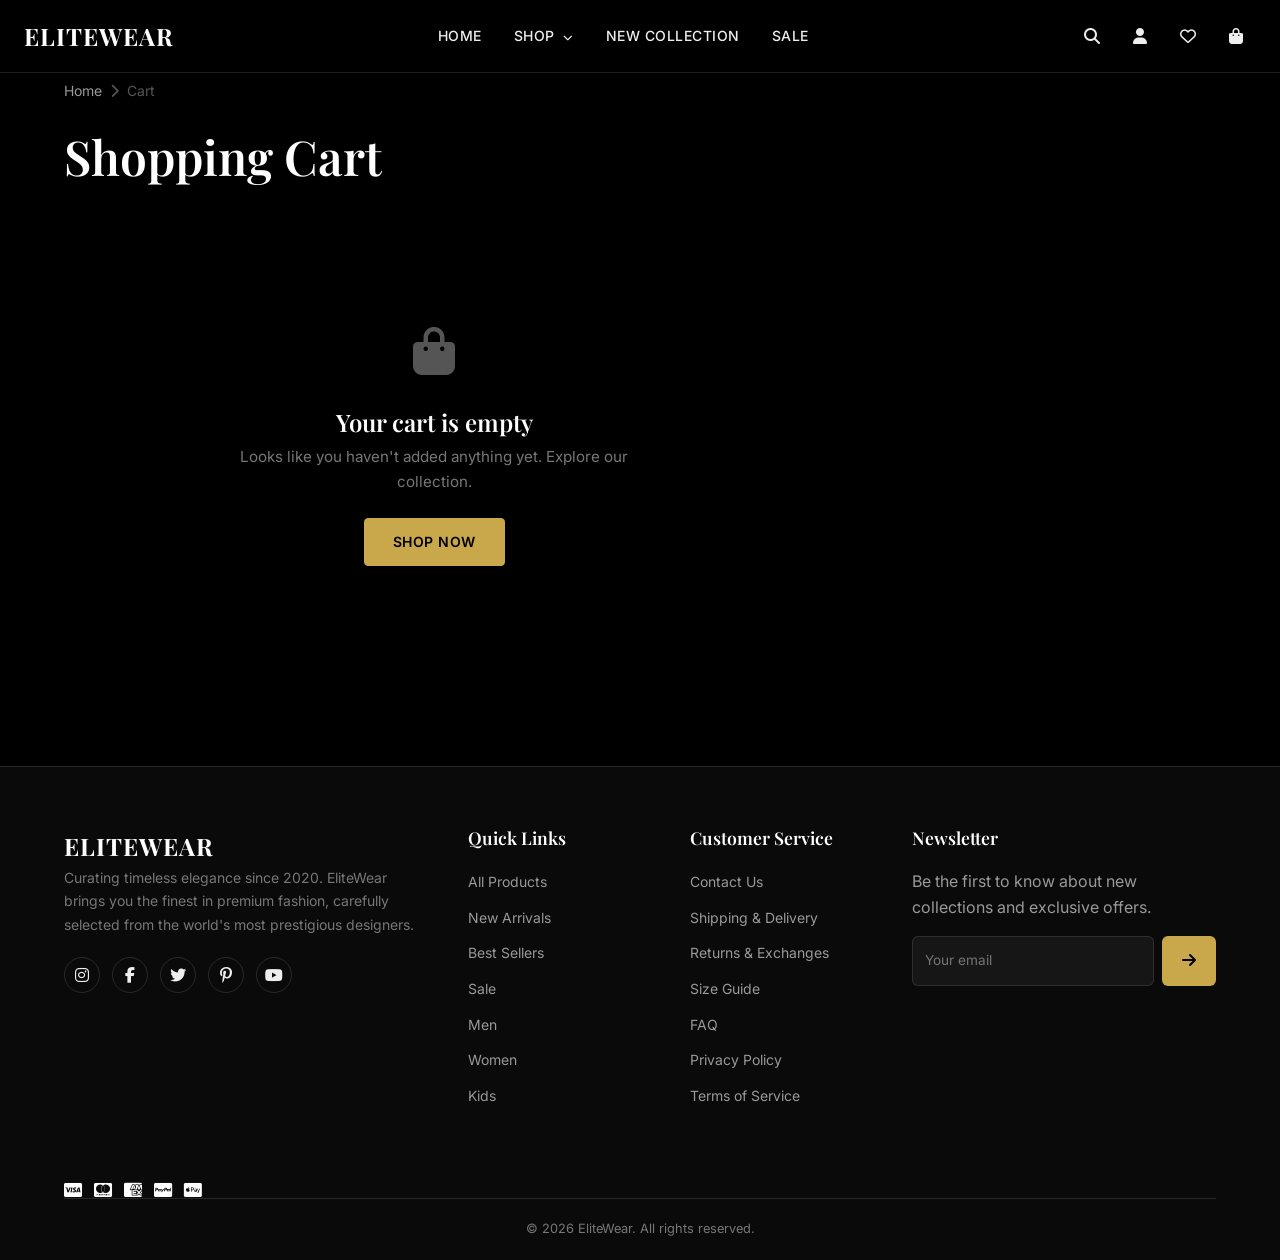
<file: cart.html>
﻿<!DOCTYPE html>
<html lang="en">
<head>
  <meta charset="UTF-8">
  <meta name="viewport" content="width=device-width, initial-scale=1.0">
  <meta name="description" content="Review your shopping cart at EliteWear. Premium fashion for men, women, and kids.">
  <meta name="keywords" content="shopping cart, checkout, EliteWear, luxury fashion">
  <meta property="og:title" content="Shopping Cart - EliteWear">
  <meta property="og:description" content="Review your selected items and proceed to checkout.">
  <meta property="og:type" content="website">
  <meta property="og:url" content="https://elitewear.com/cart">
  <meta property="og:image" content="https://elitewear.com/og-image.jpg">
  <link rel="icon" href="data:image/svg+xml,<svg xmlns='http://www.w3.org/2000/svg' viewBox='0 0 100 100'><text y='.9em' font-size='90' fill='%23D4AF37'>E</text></svg>">
  <link rel="preconnect" href="https://fonts.googleapis.com">
  <link rel="preconnect" href="https://fonts.gstatic.com" crossorigin>
  <link href="https://fonts.googleapis.com/css2?family=Playfair+Display:wght@400;500;600;700&family=Inter:wght@300;400;500;600;700&display=swap" rel="stylesheet">
  <link rel="stylesheet" href="https://cdnjs.cloudflare.com/ajax/libs/font-awesome/6.5.0/css/all.min.css" crossorigin="anonymous">
  <link rel="stylesheet" href="assets/css/style.css">
  <link rel="stylesheet" href="assets/css/responsive.css">
  <link rel="stylesheet" href="assets/css/animations.css">
  <title>Shopping Cart - EliteWear</title>
</head>
<body>
  <header class="header" role="banner">
    <div class="header-inner">
      <a href="index.html" class="logo" aria-label="EliteWear Home">EliteWear</a>
      <nav class="nav" role="navigation" aria-label="Main navigation">
        <a href="index.html" class="nav-link">Home</a>
        <div class="nav-dropdown">
          <a href="shop.html" class="nav-link">Shop <i class="fas fa-chevron-down" style="font-size:0.6rem;margin-left:4px"></i></a>
          <div class="nav-dropdown-menu">
            <a href="shop.html?category=men" class="nav-dropdown-item">Men</a>
            <a href="shop.html?category=women" class="nav-dropdown-item">Women</a>
            <a href="shop.html?category=kids" class="nav-dropdown-item">Kids</a>
            <a href="shop.html?filter=new" class="nav-dropdown-item">New Collection</a>
            <a href="shop.html?filter=trending" class="nav-dropdown-item">Best Sellers</a>
            <a href="shop.html?filter=sale" class="nav-dropdown-item">Sale</a>
          </div>
        </div>
        <a href="shop.html?filter=new" class="nav-link">New Collection</a>
        <a href="shop.html?filter=sale" class="nav-link">Sale</a>
      </nav>
      <div class="nav-actions">
        <button class="nav-action-btn" aria-label="Search"><i class="fas fa-search"></i></button>
        <a href="login.html" class="nav-action-btn" id="userIcon" aria-label="User account"><i class="fas fa-user"></i></a>
        <a href="wishlist.html" class="nav-action-btn" aria-label="Wishlist"><i class="far fa-heart"></i><span class="badge wishlist-badge">0</span></a>
        <a href="cart.html" class="nav-action-btn" aria-label="Shopping cart"><i class="fas fa-shopping-bag"></i><span class="badge cart-badge">0</span></a>
        <button class="hamburger" aria-label="Toggle menu" aria-expanded="false">
          <span></span><span></span><span></span>
        </button>
      </div>
    </div>
  </header>

  <div class="mobile-overlay"></div>
  <div class="mobile-menu">
    <a href="index.html" class="nav-link">Home</a>
    <div class="nav-dropdown">
      <a href="shop.html" class="nav-link">Shop <i class="fas fa-chevron-down" style="font-size:0.6rem;margin-left:4px"></i></a>
      <div class="nav-dropdown-menu">
        <a href="shop.html?category=men" class="nav-dropdown-item">Men</a>
        <a href="shop.html?category=women" class="nav-dropdown-item">Women</a>
        <a href="shop.html?category=kids" class="nav-dropdown-item">Kids</a>
        <a href="shop.html?filter=new" class="nav-dropdown-item">New Collection</a>
        <a href="shop.html?filter=trending" class="nav-dropdown-item">Best Sellers</a>
        <a href="shop.html?filter=sale" class="nav-dropdown-item">Sale</a>
      </div>
    </div>
    <a href="shop.html?filter=new" class="nav-link">New Collection</a>
    <a href="shop.html?filter=sale" class="nav-link">Sale</a>
  </div>

  <main role="main">
    <section class="page-section">
      <div class="container">
        <nav class="breadcrumb" aria-label="Breadcrumb" style="padding-top:0;padding-bottom:24px">
          <div class="breadcrumb-inner">
            <a href="index.html">Home</a>
            <span class="separator"><i class="fas fa-chevron-right"></i></span>
            <span class="current">Cart</span>
          </div>
        </nav>
        <h1 class="page-title">Shopping Cart</h1>
        <div class="cart-layout">
          <div class="cart-items-container"></div>
          <aside class="cart-summary" aria-label="Order summary">
            <h3 class="cart-summary-title">Order Summary</h3>
            <div class="cart-summary-row"><span>Subtotal</span><span>$0.00</span></div>
            <div class="cart-summary-row"><span>Shipping</span><span>Calculated at checkout</span></div>
            <div class="cart-summary-row"><span>Tax</span><span>Calculated at checkout</span></div>
            <div class="cart-summary-row total"><span>Total</span><span class="amount">$0.00</span></div>
            <button class="checkout-btn" onclick="alert('Proceed to checkout functionality coming soon!')">Proceed to Checkout</button>
          </aside>
        </div>
      </div>
    </section>
  </main>

  <footer class="footer" role="contentinfo">
    <div class="container">
      <div class="footer-grid">
        <div>
          <a href="index.html" class="logo">EliteWear</a>
          <p class="footer-brand-desc">Curating timeless elegance since 2020. EliteWear brings you the finest in premium fashion, carefully selected from the world's most prestigious designers.</p>
          <div class="footer-social">
            <a href="#" aria-label="Instagram"><i class="fab fa-instagram"></i></a>
            <a href="#" aria-label="Facebook"><i class="fab fa-facebook-f"></i></a>
            <a href="#" aria-label="Twitter"><i class="fab fa-twitter"></i></a>
            <a href="#" aria-label="Pinterest"><i class="fab fa-pinterest-p"></i></a>
            <a href="#" aria-label="YouTube"><i class="fab fa-youtube"></i></a>
          </div>
        </div>
        <div>
          <h4 class="footer-heading">Quick Links</h4>
          <ul class="footer-links">
            <li><a href="shop.html">All Products</a></li>
            <li><a href="shop.html?filter=new">New Arrivals</a></li>
            <li><a href="shop.html?filter=trending">Best Sellers</a></li>
            <li><a href="shop.html?filter=sale">Sale</a></li>
            <li><a href="shop.html?category=men">Men</a></li>
            <li><a href="shop.html?category=women">Women</a></li>
            <li><a href="shop.html?category=kids">Kids</a></li>
          </ul>
        </div>
        <div>
          <h4 class="footer-heading">Customer Service</h4>
          <ul class="footer-links">
            <li><a href="contact.html">Contact Us</a></li>
            <li><a href="#">Shipping & Delivery</a></li>
            <li><a href="#">Returns & Exchanges</a></li>
            <li><a href="#">Size Guide</a></li>
            <li><a href="faq.html">FAQ</a></li>
            <li><a href="privacy.html">Privacy Policy</a></li>
            <li><a href="terms.html">Terms of Service</a></li>
          </ul>
        </div>
        <div>
          <h4 class="footer-heading">Newsletter</h4>
          <p>Be the first to know about new collections and exclusive offers.</p>
          <form style="display:flex;gap:8px;margin-top:12px" onsubmit="event.preventDefault();alert('Thank you for subscribing!');this.reset()">
            <input type="email" placeholder="Your email" style="flex:1;padding:12px;background:rgba(255,255,255,0.05);border:1px solid rgba(255,255,255,0.1);border-radius:6px;color:var(--white);font-size:0.85rem" required aria-label="Email for footer newsletter">
            <button type="submit" style="padding:12px 20px;background:var(--gold);color:var(--black);border:none;border-radius:6px;font-weight:600"><i class="fas fa-arrow-right"></i></button>
          </form>
        </div>
      </div>
      <div class="footer-payment">
        <div class="footer-payment-icons">
          <i class="fab fa-cc-visa" title="Visa"></i>
          <i class="fab fa-cc-mastercard" title="Mastercard"></i>
          <i class="fab fa-cc-amex" title="American Express"></i>
          <i class="fab fa-cc-paypal" title="PayPal"></i>
          <i class="fab fa-cc-apple-pay" title="Apple Pay"></i>
        </div>
        <p class="footer-copyright">&copy; 2026 EliteWear. All rights reserved.</p>
      </div>
    </div>
  </footer>

  <script src="assets/js/products.js"></script>
  <script src="assets/js/cart.js"></script>
  <script src="assets/js/wishlist.js"></script>
  <script src="assets/js/auth.js"></script>
  <script src="assets/js/main.js"></script>
</body>
</html>
</file>
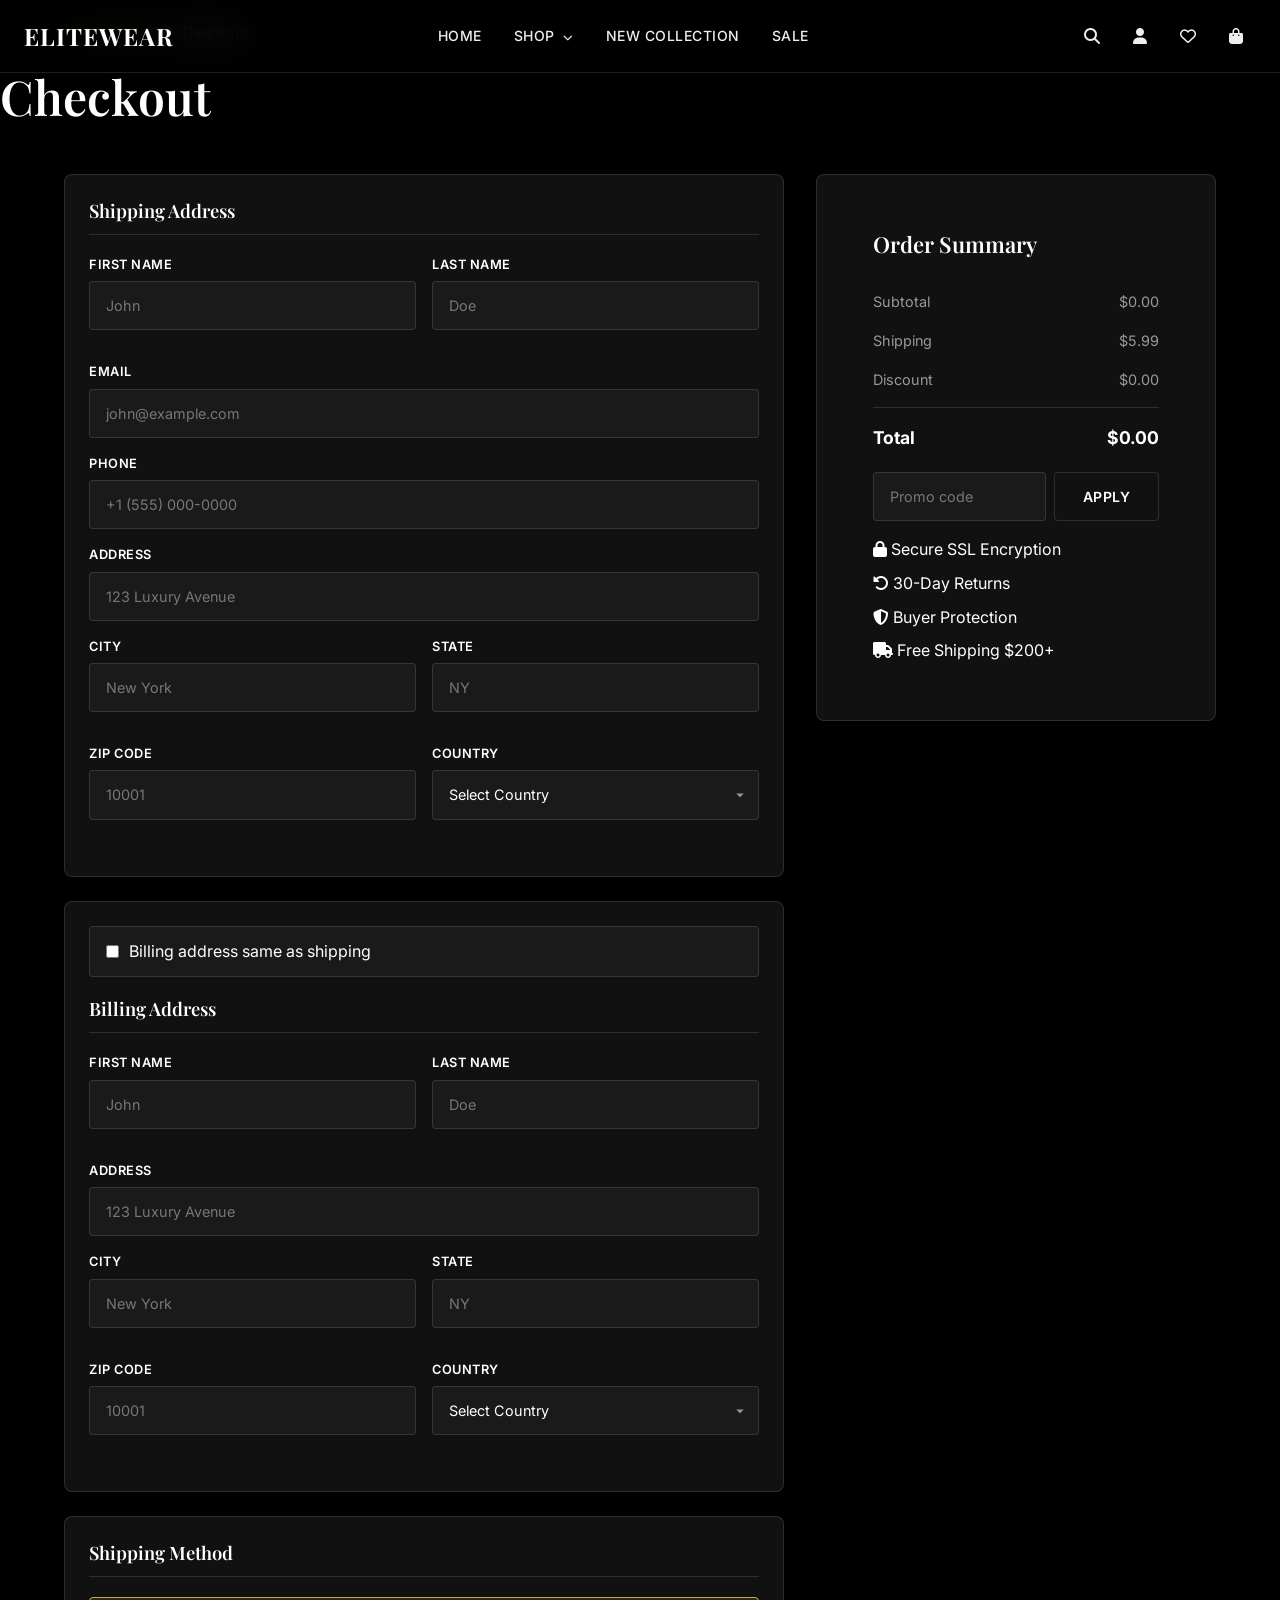
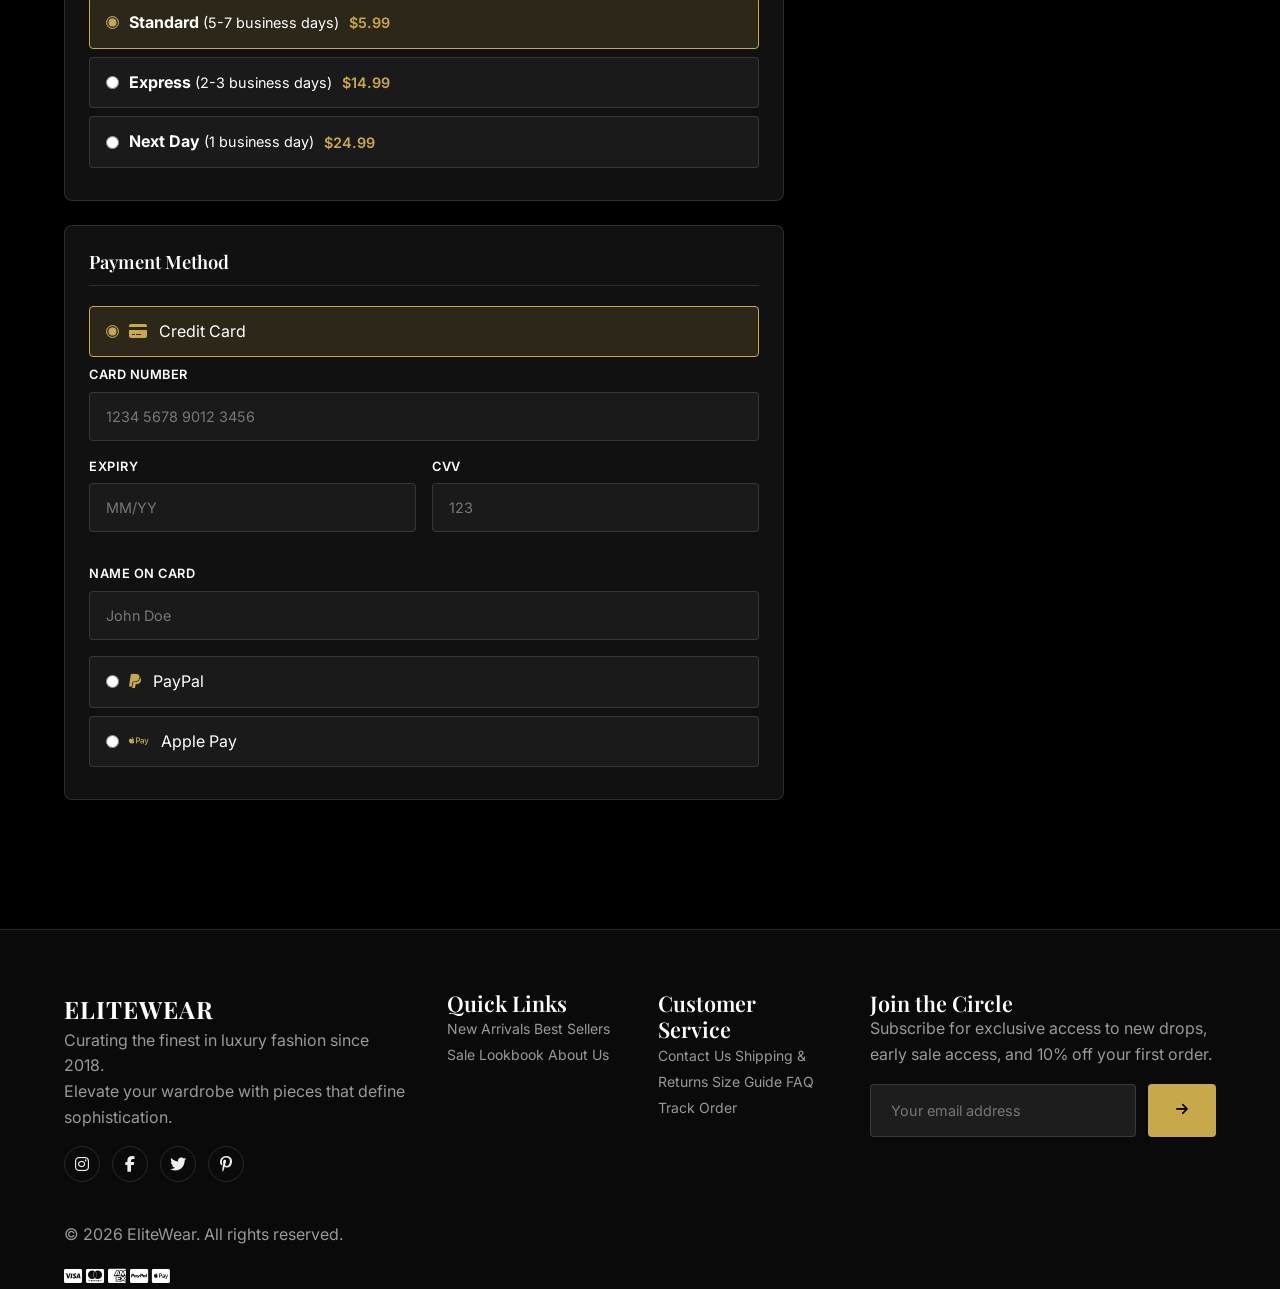
<file: checkout.html>
﻿<!DOCTYPE html>
<html lang="en">
<head>
  <meta charset="UTF-8">
  <meta name="viewport" content="width=device-width, initial-scale=1.0">
  <meta name="description" content="Complete your purchase securely at EliteWear.">
  <meta property="og:title" content="Checkout | EliteWear">
  <meta property="og:description" content="Premium fashion for the discerning individual.">
  <meta property="og:type" content="website">
  <meta property="og:url" content="https://elitewear.com/checkout">
  <meta property="og:image" content="https://elitewear.com/images/og-image.jpg">
  <link rel="icon" type="image/svg+xml" href="data:image/svg+xml,<svg xmlns='http://www.w3.org/2000/svg' viewBox='0 0 100 100'><text y='0.9em' font-size='90'>â—†</text></svg>">
  <link rel="preconnect" href="https://fonts.googleapis.com">
  <link rel="preconnect" href="https://fonts.gstatic.com" crossorigin>
  <link href="https://fonts.googleapis.com/css2?family=Playfair+Display:wght@400;600;700&family=Inter:wght@300;400;500;600;700&display=swap" rel="stylesheet">
  <link rel="stylesheet" href="https://cdnjs.cloudflare.com/ajax/libs/font-awesome/6.5.0/css/all.min.css">
  <link rel="stylesheet" href="assets/css/style.css">
  <link rel="stylesheet" href="assets/css/responsive.css">
  <link rel="stylesheet" href="assets/css/animations.css">
  <title>Checkout | EliteWear</title>
</head>
<body>

  <header class="header" role="banner">
    <div class="header-inner">
      <a href="index.html" class="logo" aria-label="EliteWear Home">EliteWear</a>
      <nav class="nav" role="navigation" aria-label="Main navigation">
        <a href="index.html" class="nav-link">Home</a>
        <div class="nav-dropdown">
          <a href="shop.html" class="nav-link">Shop <i class="fas fa-chevron-down" style="font-size:0.6rem;margin-left:4px"></i></a>
          <div class="nav-dropdown-menu">
            <a href="shop.html?category=men" class="nav-dropdown-item">Men</a>
            <a href="shop.html?category=women" class="nav-dropdown-item">Women</a>
            <a href="shop.html?category=kids" class="nav-dropdown-item">Kids</a>
            <a href="shop.html?filter=new" class="nav-dropdown-item">New Collection</a>
            <a href="shop.html?filter=trending" class="nav-dropdown-item">Best Sellers</a>
            <a href="shop.html?filter=sale" class="nav-dropdown-item">Sale</a>
          </div>
        </div>
        <a href="shop.html?filter=new" class="nav-link">New Collection</a>
        <a href="shop.html?filter=sale" class="nav-link">Sale</a>
      </nav>
      <div class="nav-actions">
        <button class="nav-action-btn" aria-label="Search"><i class="fas fa-search"></i></button>
        <a href="dashboard.html" class="nav-action-btn" id="userIcon" aria-label="User account"><i class="fas fa-user"></i></a>
        <a href="wishlist.html" class="nav-action-btn" aria-label="Wishlist"><i class="far fa-heart"></i><span class="badge wishlist-badge">0</span></a>
        <a href="cart.html" class="nav-action-btn" aria-label="Shopping cart"><i class="fas fa-shopping-bag"></i><span class="badge cart-badge">0</span></a>
        <button class="hamburger" aria-label="Toggle menu" aria-expanded="false">
          <span></span><span></span><span></span>
        </button>
      </div>
    </div>
  </header>

  <div class="mobile-overlay"></div>
  <div class="mobile-menu">
    <a href="index.html" class="nav-link">Home</a>
    <div class="nav-dropdown">
      <a href="shop.html" class="nav-link">Shop <i class="fas fa-chevron-down" style="font-size:0.6rem;margin-left:4px"></i></a>
      <div class="nav-dropdown-menu">
        <a href="shop.html?category=men" class="nav-dropdown-item">Men</a>
        <a href="shop.html?category=women" class="nav-dropdown-item">Women</a>
        <a href="shop.html?category=kids" class="nav-dropdown-item">Kids</a>
        <a href="shop.html?filter=new" class="nav-dropdown-item">New Collection</a>
        <a href="shop.html?filter=trending" class="nav-dropdown-item">Best Sellers</a>
        <a href="shop.html?filter=sale" class="nav-dropdown-item">Sale</a>
      </div>
    </div>
    <a href="shop.html?filter=new" class="nav-link">New Collection</a>
    <a href="shop.html?filter=sale" class="nav-link">Sale</a>
  </div>

<nav class="breadcrumb" aria-label="Breadcrumb">
  <div class="container">
    <div class="breadcrumb-list">
      <a href="index.html">Home</a>
      <span class="breadcrumb-sep"><i class="fas fa-chevron-right"></i></span>
      <a href="cart.html">Cart</a>
      <span class="breadcrumb-sep"><i class="fas fa-chevron-right"></i></span>
      <span class="current">Checkout</span>
    </div>
  </div>
</nav>

<h1 class="page-title animate-fadeIn">Checkout</h1>

<section class="checkout-section" aria-label="Checkout form">
  <div class="container">
    <div class="checkout-layout">
      <div class="checkout-form animate-fadeInLeft">
        <form id="checkout-form" novalidate>

          <div class="checkout-section-block">
            <h2 class="checkout-section-title">Shipping Address</h2>
            <div class="form-row shipping-fields">
              <div class="form-group half">
                <label for="first-name" class="form-label">First Name</label>
                <input type="text" id="first-name" class="form-input" placeholder="John" required>
              </div>
              <div class="form-group half">
                <label for="last-name" class="form-label">Last Name</label>
                <input type="text" id="last-name" class="form-input" placeholder="Doe" required>
              </div>
            </div>
            <div class="form-group">
              <label for="email" class="form-label">Email</label>
              <input type="email" id="email" class="form-input" placeholder="john@example.com" required>
            </div>
            <div class="form-group">
              <label for="phone" class="form-label">Phone</label>
              <input type="tel" id="phone" class="form-input" placeholder="+1 (555) 000-0000" required>
            </div>
            <div class="form-group">
              <label for="address" class="form-label">Address</label>
              <input type="text" id="address" class="form-input" placeholder="123 Luxury Avenue" required>
            </div>
            <div class="form-row">
              <div class="form-group half">
                <label for="city" class="form-label">City</label>
                <input type="text" id="city" class="form-input" placeholder="New York" required>
              </div>
              <div class="form-group half">
                <label for="state" class="form-label">State</label>
                <input type="text" id="state" class="form-input" placeholder="NY" required>
              </div>
            </div>
            <div class="form-row">
              <div class="form-group half">
                <label for="zip" class="form-label">ZIP Code</label>
                <input type="text" id="zip" class="form-input" placeholder="10001" required>
              </div>
              <div class="form-group half">
                <label for="country" class="form-label">Country</label>
                <select id="country" class="form-select" required>
                  <option value="">Select Country</option>
                  <option value="US">United States</option>
                  <option value="CA">Canada</option>
                  <option value="UK">United Kingdom</option>
                  <option value="AU">Australia</option>
                  <option value="DE">Germany</option>
                  <option value="FR">France</option>
                  <option value="IT">Italy</option>
                </select>
              </div>
            </div>
          </div>

          <div class="checkout-section-block">
            <div class="checkbox-group" style="margin-bottom:20px;">
              <input type="checkbox" id="same-as-shipping">
              <label for="same-as-shipping">Billing address same as shipping</label>
            </div>
            <div class="billing-fields">
              <h2 class="checkout-section-title">Billing Address</h2>
              <div class="form-row">
                <div class="form-group half">
                  <label for="b-first-name" class="form-label">First Name</label>
                  <input type="text" id="b-first-name" class="form-input" placeholder="John">
                </div>
                <div class="form-group half">
                  <label for="b-last-name" class="form-label">Last Name</label>
                  <input type="text" id="b-last-name" class="form-input" placeholder="Doe">
                </div>
              </div>
              <div class="form-group">
                <label for="b-address" class="form-label">Address</label>
                <input type="text" id="b-address" class="form-input" placeholder="123 Luxury Avenue">
              </div>
              <div class="form-row">
                <div class="form-group half">
                  <label for="b-city" class="form-label">City</label>
                  <input type="text" id="b-city" class="form-input" placeholder="New York">
                </div>
                <div class="form-group half">
                  <label for="b-state" class="form-label">State</label>
                  <input type="text" id="b-state" class="form-input" placeholder="NY">
                </div>
              </div>
              <div class="form-row">
                <div class="form-group half">
                  <label for="b-zip" class="form-label">ZIP Code</label>
                  <input type="text" id="b-zip" class="form-input" placeholder="10001">
                </div>
                <div class="form-group half">
                  <label for="b-country" class="form-label">Country</label>
                  <select id="b-country" class="form-select">
                    <option value="">Select Country</option>
                    <option value="US">United States</option>
                    <option value="CA">Canada</option>
                    <option value="UK">United Kingdom</option>
                  </select>
                </div>
              </div>
            </div>
          </div>

          <div class="checkout-section-block">
            <h2 class="checkout-section-title">Shipping Method</h2>
            <div class="radio-group active">
              <input type="radio" name="shipping" id="ship-standard" value="5.99" checked>
              <label for="ship-standard"><strong>Standard</strong> <span style="color:var(--gray-400);">(5-7 business days)</span></label>
              <span style="font-weight:600;color:var(--gold);">$5.99</span>
            </div>
            <div class="radio-group">
              <input type="radio" name="shipping" id="ship-express" value="14.99">
              <label for="ship-express"><strong>Express</strong> <span style="color:var(--gray-400);">(2-3 business days)</span></label>
              <span style="font-weight:600;color:var(--gold);">$14.99</span>
            </div>
            <div class="radio-group">
              <input type="radio" name="shipping" id="ship-nextday" value="24.99">
              <label for="ship-nextday"><strong>Next Day</strong> <span style="color:var(--gray-400);">(1 business day)</span></label>
              <span style="font-weight:600;color:var(--gold);">$24.99</span>
            </div>
          </div>

          <div class="checkout-section-block">
            <h2 class="checkout-section-title">Payment Method</h2>
            <div class="radio-group active">
              <input type="radio" name="payment" id="pay-card" value="card" checked>
              <label for="pay-card"><i class="fas fa-credit-card" style="color:var(--gold);margin-right:8px;"></i> Credit Card</label>
            </div>
            <div id="card-details">
              <div class="form-group">
                <label for="card-number" class="form-label">Card Number</label>
                <input type="text" id="card-number" class="form-input" placeholder="1234 5678 9012 3456" maxlength="19">
              </div>
              <div class="form-row">
                <div class="form-group half">
                  <label for="card-expiry" class="form-label">Expiry</label>
                  <input type="text" id="card-expiry" class="form-input" placeholder="MM/YY" maxlength="5">
                </div>
                <div class="form-group half">
                  <label for="card-cvv" class="form-label">CVV</label>
                  <input type="text" id="card-cvv" class="form-input" placeholder="123" maxlength="4">
                </div>
              </div>
              <div class="form-group">
                <label for="card-name" class="form-label">Name on Card</label>
                <input type="text" id="card-name" class="form-input" placeholder="John Doe">
              </div>
            </div>
            <div class="radio-group">
              <input type="radio" name="payment" id="pay-paypal" value="paypal">
              <label for="pay-paypal"><i class="fab fa-paypal" style="color:var(--gold);margin-right:8px;"></i> PayPal</label>
            </div>
            <div class="radio-group">
              <input type="radio" name="payment" id="pay-apple" value="apple">
              <label for="pay-apple"><i class="fab fa-apple-pay" style="color:var(--gold);margin-right:8px;"></i> Apple Pay</label>
            </div>
          </div>

          <button type="submit" class="btn btn-gold" style="width:100%;margin-top:16px;">Place Order</button>
        </form>
      </div>

      <aside class="checkout-summary animate-fadeInRight" aria-label="Order summary">
        <div class="glass-card" style="padding:32px;">
          <h3 style="font-family:var(--font-heading);font-size:22px;margin-bottom:24px;">Order Summary</h3>

          <div id="checkout-items" class="checkout-summary-items"></div>

          <div class="summary-row">
            <span>Subtotal</span>
            <span id="checkout-subtotal">$0.00</span>
          </div>
          <div class="summary-row">
            <span>Shipping</span>
            <span id="checkout-shipping">$5.99</span>
          </div>
          <div class="summary-row">
            <span>Discount</span>
            <span id="checkout-discount">$0.00</span>
          </div>
          <div class="summary-row summary-total">
            <span>Total</span>
            <span id="checkout-total">$0.00</span>
          </div>

          <div style="margin-top:20px;display:flex;gap:8px;">
            <input type="text" id="promo-code" class="form-input" placeholder="Promo code" aria-label="Promo code">
            <button id="apply-promo" class="btn btn-outline" style="white-space:nowrap;">Apply</button>
          </div>

          <div class="checkout-summary-badges">
            <div><i class="fas fa-lock"></i> Secure SSL Encryption</div>
            <div><i class="fas fa-undo-alt"></i> 30-Day Returns</div>
            <div><i class="fas fa-shield-alt"></i> Buyer Protection</div>
            <div><i class="fas fa-truck"></i> Free Shipping $200+</div>
          </div>
        </div>
      </aside>
    </div>
  </div>
</section>

<footer class="footer" role="contentinfo">
  <div class="container">
    <div class="footer-grid">
      <div class="footer-brand">
        <a href="index.html" class="logo">EliteWear</a>
        <p>Curating the finest in luxury fashion since 2018. <br>Elevate your wardrobe with pieces that define sophistication.</p>
        <div class="footer-social">
          <a href="#" aria-label="Instagram"><i class="fab fa-instagram"></i></a>
          <a href="#" aria-label="Facebook"><i class="fab fa-facebook-f"></i></a>
          <a href="#" aria-label="Twitter"><i class="fab fa-twitter"></i></a>
          <a href="#" aria-label="Pinterest"><i class="fab fa-pinterest-p"></i></a>
        </div>
      </div>
      <div>
        <h4>Quick Links</h4>
        <div class="footer-links">
          <a href="#">New Arrivals</a>
          <a href="#">Best Sellers</a>
          <a href="#">Sale</a>
          <a href="#">Lookbook</a>
          <a href="about.html">About Us</a>
        </div>
      </div>
      <div>
        <h4>Customer Service</h4>
        <div class="footer-links">
          <a href="contact.html">Contact Us</a>
          <a href="#">Shipping & Returns</a>
          <a href="#">Size Guide</a>
          <a href="faq.html">FAQ</a>
          <a href="#">Track Order</a>
        </div>
      </div>
      <div class="footer-newsletter">
        <h4>Join the Circle</h4>
        <p>Subscribe for exclusive access to new drops, early sale access, and 10% off your first order.</p>
        <form class="newsletter-form" aria-label="Newsletter signup">
          <input type="email" placeholder="Your email address" aria-label="Email address" required>
          <button type="submit" aria-label="Subscribe"><i class="fas fa-arrow-right"></i></button>
        </form>
      </div>
    </div>
    <div class="footer-bottom">
      <p>&copy; 2026 EliteWear. All rights reserved.</p>
      <div class="payment-methods" aria-label="Accepted payment methods">
        <i class="fab fa-cc-visa" aria-label="Visa"></i>
        <i class="fab fa-cc-mastercard" aria-label="Mastercard"></i>
        <i class="fab fa-cc-amex" aria-label="American Express"></i>
        <i class="fab fa-cc-paypal" aria-label="PayPal"></i>
        <i class="fab fa-cc-apple-pay" aria-label="Apple Pay"></i>
      </div>
    </div>
  </div>
</footer>

<script src="assets/js/products.js"></script>
<script src="assets/js/cart.js"></script>
<script src="assets/js/wishlist.js"></script>
<script src="assets/js/auth.js"></script>
<script src="assets/js/main.js"></script>
</body>
</html>
</file>
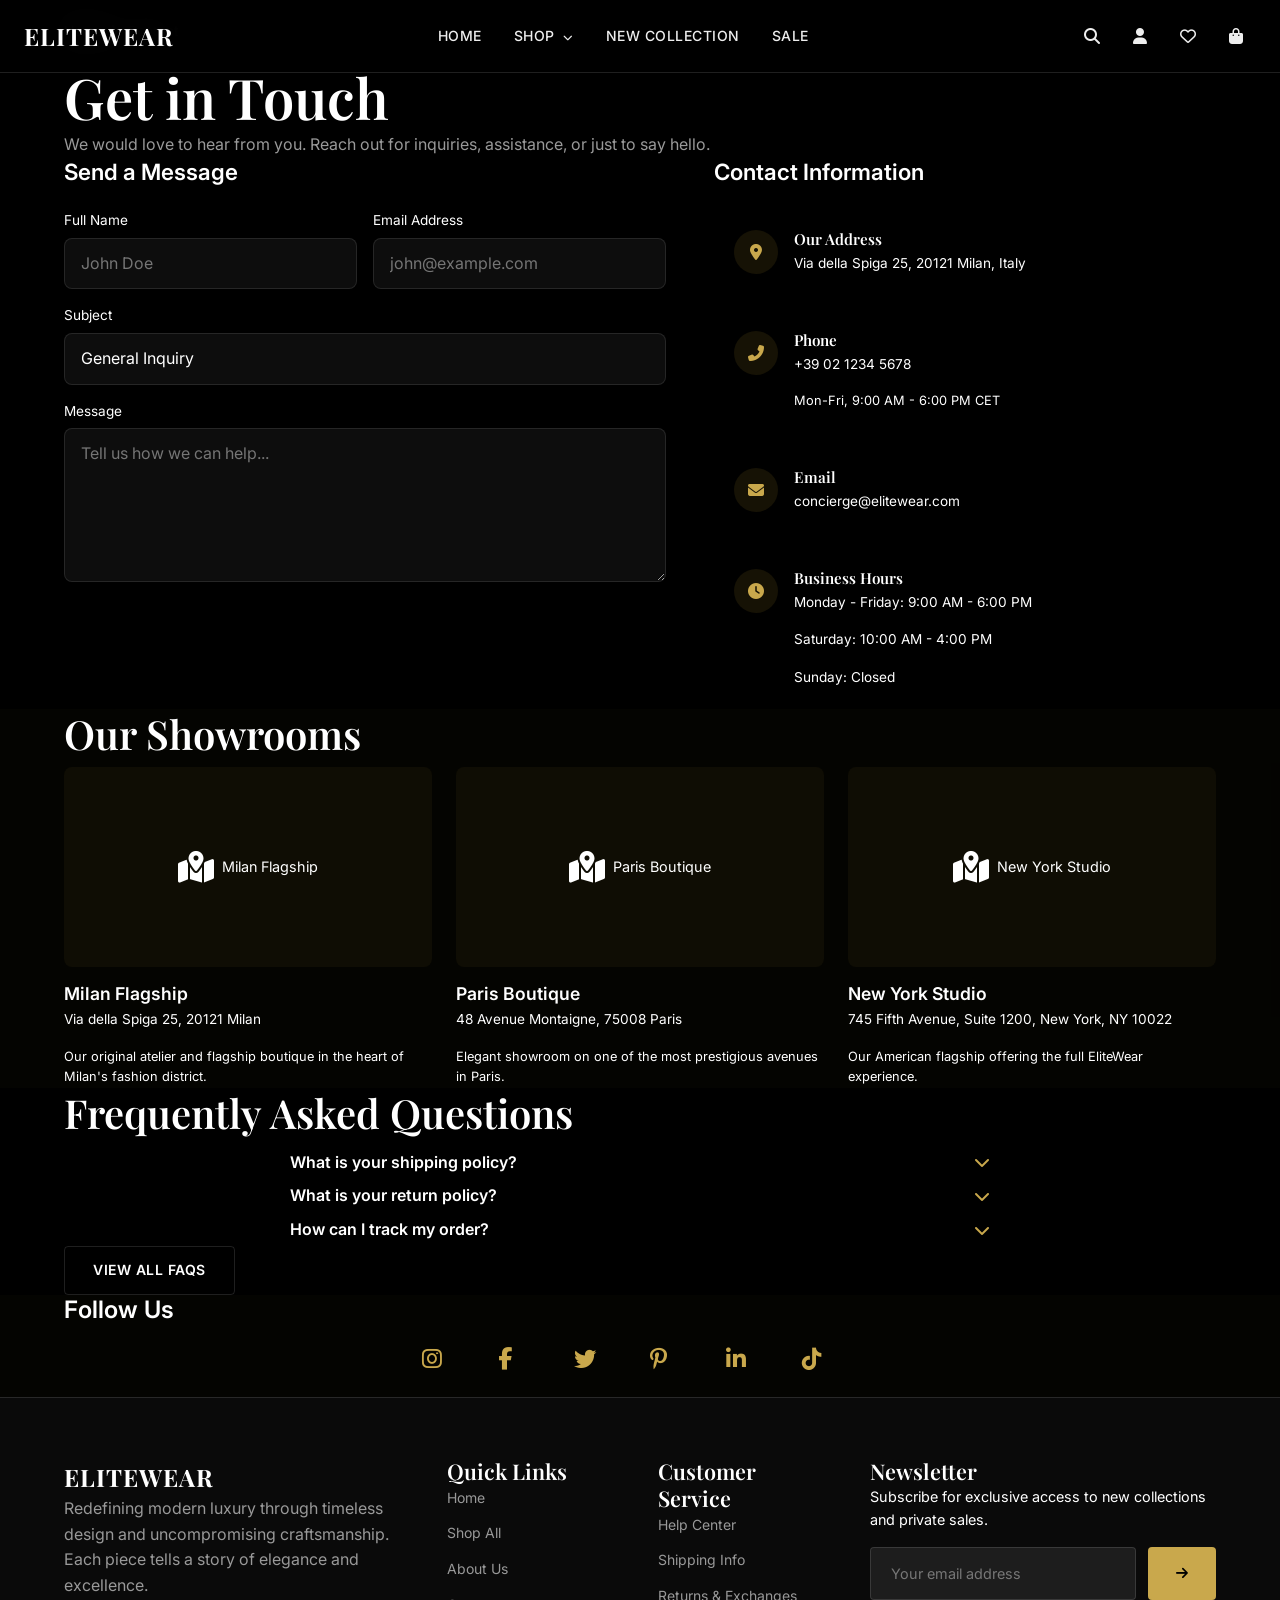
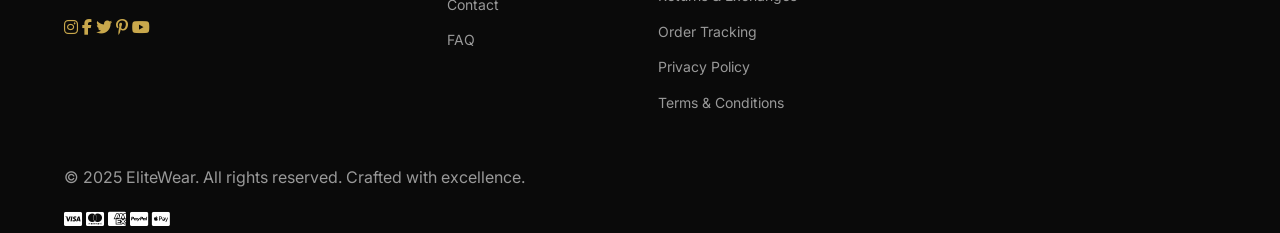
<file: contact.html>
<!DOCTYPE html>
<html lang="en">
<head>
  <meta charset="UTF-8">
  <meta name="viewport" content="width=device-width, initial-scale=1.0">
  <meta name="description" content="Get in touch with EliteWear. Visit our showrooms, send us a message, or find answers to your questions.">
  <meta name="keywords" content="contact elitewear, customer service, showroom locations, luxury fashion contact">
  <meta property="og:title" content="Contact Us | EliteWear">
  <meta property="og:description" content="Get in touch with EliteWear. Visit our showrooms, send us a message, or find answers to your questions.">
  <meta property="og:type" content="website">
  <meta property="og:url" content="https://elitewear.com/contact">
  <meta property="og:image" content="https://elitewear.com/assets/img/og-contact.jpg">
  <link rel="icon" type="image/svg+xml" href="data:image/svg+xml,%3Csvg xmlns='http://www.w3.org/2000/svg' viewBox='0 0 32 32'%3E%3Ctext y='28' font-size='28'%3E%E2%9C%A6%3C/text%3E%3C/svg%3E">
  <title>Contact Us | EliteWear</title>
  <link rel="preconnect" href="https://fonts.googleapis.com">
  <link rel="preconnect" href="https://fonts.gstatic.com" crossorigin>
  <link href="https://fonts.googleapis.com/css2?family=Inter:wght@300;400;500;600;700&family=Playfair+Display:wght@400;500;600;700&display=swap" rel="stylesheet">
  <link rel="stylesheet" href="https://cdnjs.cloudflare.com/ajax/libs/font-awesome/6.5.0/css/all.min.css">
  <link rel="stylesheet" href="assets/css/style.css">
  <link rel="stylesheet" href="assets/css/responsive.css">
  <link rel="stylesheet" href="assets/css/animations.css">
</head>
<body>
  <header class="header" role="banner">
    <div class="header-inner">
      <a href="index.html" class="logo" aria-label="EliteWear Home">EliteWear</a>
      <nav class="nav" role="navigation" aria-label="Main navigation">
        <a href="index.html" class="nav-link">Home</a>
        <div class="nav-dropdown">
          <a href="shop.html" class="nav-link">Shop <i class="fas fa-chevron-down" style="font-size:0.6rem;margin-left:4px"></i></a>
          <div class="nav-dropdown-menu">
            <a href="shop.html?category=men" class="nav-dropdown-item">Men</a>
            <a href="shop.html?category=women" class="nav-dropdown-item">Women</a>
            <a href="shop.html?category=kids" class="nav-dropdown-item">Kids</a>
            <a href="shop.html?filter=new" class="nav-dropdown-item">New Collection</a>
            <a href="shop.html?filter=trending" class="nav-dropdown-item">Best Sellers</a>
            <a href="shop.html?filter=sale" class="nav-dropdown-item">Sale</a>
          </div>
        </div>
        <a href="shop.html?filter=new" class="nav-link">New Collection</a>
        <a href="shop.html?filter=sale" class="nav-link">Sale</a>
      </nav>
      <div class="nav-actions">
        <button class="nav-action-btn" aria-label="Search"><i class="fas fa-search"></i></button>
        <a href="dashboard.html" class="nav-action-btn" id="userIcon" aria-label="User account"><i class="fas fa-user"></i></a>
        <a href="wishlist.html" class="nav-action-btn" aria-label="Wishlist"><i class="far fa-heart"></i><span class="badge wishlist-badge">0</span></a>
        <a href="cart.html" class="nav-action-btn" aria-label="Shopping cart"><i class="fas fa-shopping-bag"></i><span class="badge cart-badge">0</span></a>
        <button class="hamburger" aria-label="Toggle menu" aria-expanded="false">
          <span></span><span></span><span></span>
        </button>
      </div>
    </div>
  </header>

  <div class="mobile-overlay"></div>
  <div class="mobile-menu">
    <a href="index.html" class="nav-link">Home</a>
    <div class="nav-dropdown">
      <a href="shop.html" class="nav-link">Shop <i class="fas fa-chevron-down" style="font-size:0.6rem;margin-left:4px"></i></a>
      <div class="nav-dropdown-menu">
        <a href="shop.html?category=men" class="nav-dropdown-item">Men</a>
        <a href="shop.html?category=women" class="nav-dropdown-item">Women</a>
        <a href="shop.html?category=kids" class="nav-dropdown-item">Kids</a>
        <a href="shop.html?filter=new" class="nav-dropdown-item">New Collection</a>
        <a href="shop.html?filter=trending" class="nav-dropdown-item">Best Sellers</a>
        <a href="shop.html?filter=sale" class="nav-dropdown-item">Sale</a>
      </div>
    </div>
    <a href="shop.html?filter=new" class="nav-link">New Collection</a>
    <a href="shop.html?filter=sale" class="nav-link">Sale</a>
  </div>

  <main role="main">
    <div class="breadcrumb">
      <div class="container">
        <div class="breadcrumb-inner">
          <a href="index.html">Home</a>
          <span class="breadcrumb-sep"><i class="fas fa-chevron-right"></i></span>
          <span>Contact</span>
        </div>
      </div>
    </div>

    <section class="hero-section">
      <div class="container">
        <h1 class="hero-title reveal">Get in Touch</h1>
        <div class="gold-divider"></div>
        <p class="hero-subtitle reveal reveal-delay-1">We would love to hear from you. Reach out for inquiries, assistance, or just to say hello.</p>
      </div>
    </section>

    <section class="section">
      <div class="container">
        <div class="contact-grid" style="display:grid;grid-template-columns:1.2fr 1fr;gap:48px;">
          <div class="reveal">
            <form id="contactForm" class="glass-card" onsubmit="event.preventDefault();main.showToast('Message sent successfully! We will get back to you within 24 hours.','success');this.reset();">
              <h3 style="font-family:var(--font-display);font-size:1.4rem;margin-bottom:24px;">Send a Message</h3>
              <div style="display:grid;gap:16px;">
                <div style="display:grid;grid-template-columns:1fr 1fr;gap:16px;">
                  <div>
                    <label for="contactName" style="display:block;color:var(--gray);font-size:0.85rem;margin-bottom:6px;">Full Name</label>
                    <input type="text" id="contactName" name="name" required placeholder="John Doe" style="width:100%;padding:12px 16px;background:rgba(255,255,255,0.05);border:1px solid rgba(255,255,255,0.1);border-radius:8px;color:var(--white);font-family:var(--font-body);outline:none;transition:var(--transition);" onfocus="this.style.borderColor='var(--gold)'" onblur="this.style.borderColor=''">
                  </div>
                  <div>
                    <label for="contactEmail" style="display:block;color:var(--gray);font-size:0.85rem;margin-bottom:6px;">Email Address</label>
                    <input type="email" id="contactEmail" name="email" required placeholder="john@example.com" style="width:100%;padding:12px 16px;background:rgba(255,255,255,0.05);border:1px solid rgba(255,255,255,0.1);border-radius:8px;color:var(--white);font-family:var(--font-body);outline:none;transition:var(--transition);" onfocus="this.style.borderColor='var(--gold)'" onblur="this.style.borderColor=''">
                  </div>
                </div>
                <div>
                  <label for="contactSubject" style="display:block;color:var(--gray);font-size:0.85rem;margin-bottom:6px;">Subject</label>
                  <select id="contactSubject" name="subject" style="width:100%;padding:12px 16px;background:rgba(255,255,255,0.05);border:1px solid rgba(255,255,255,0.1);border-radius:8px;color:var(--white);font-family:var(--font-body);outline:none;transition:var(--transition);" onfocus="this.style.borderColor='var(--gold)'" onblur="this.style.borderColor=''">
                    <option value="general" style="background:var(--black-2);">General Inquiry</option>
                    <option value="orders" style="background:var(--black-2);">Order Support</option>
                    <option value="returns" style="background:var(--black-2);">Returns & Exchanges</option>
                    <option value="wholesale" style="background:var(--black-2);">Wholesale</option>
                    <option value="press" style="background:var(--black-2);">Press & Media</option>
                    <option value="other" style="background:var(--black-2);">Other</option>
                  </select>
                </div>
                <div>
                  <label for="contactMessage" style="display:block;color:var(--gray);font-size:0.85rem;margin-bottom:6px;">Message</label>
                  <textarea id="contactMessage" name="message" rows="5" required placeholder="Tell us how we can help..." style="width:100%;padding:12px 16px;background:rgba(255,255,255,0.05);border:1px solid rgba(255,255,255,0.1);border-radius:8px;color:var(--white);font-family:var(--font-body);outline:none;resize:vertical;transition:var(--transition);" onfocus="this.style.borderColor='var(--gold)'" onblur="this.style.borderColor=''"></textarea>
                </div>
                <button type="submit" class="btn btn-gold" style="width:fit-content;">Send Message <i class="fas fa-paper-plane"></i></button>
              </div>
            </form>
          </div>

          <div>
            <div class="reveal reveal-delay-1">
              <h3 style="font-family:var(--font-display);font-size:1.4rem;margin-bottom:24px;">Contact Information</h3>
              <div style="display:grid;gap:16px;">
                <div class="glass-card" style="padding:20px;display:flex;align-items:flex-start;gap:16px;">
                  <div style="width:44px;height:44px;border-radius:50%;background:rgba(212,175,55,0.1);display:flex;align-items:center;justify-content:center;color:var(--gold);flex-shrink:0;"><i class="fas fa-map-marker-alt"></i></div>
                  <div>
                    <h4 style="font-size:0.95rem;margin-bottom:4px;">Our Address</h4>
                    <p style="color:var(--gray);font-size:0.85rem;">Via della Spiga 25, 20121 Milan, Italy</p>
                  </div>
                </div>
                <div class="glass-card" style="padding:20px;display:flex;align-items:flex-start;gap:16px;">
                  <div style="width:44px;height:44px;border-radius:50%;background:rgba(212,175,55,0.1);display:flex;align-items:center;justify-content:center;color:var(--gold);flex-shrink:0;"><i class="fas fa-phone-alt"></i></div>
                  <div>
                    <h4 style="font-size:0.95rem;margin-bottom:4px;">Phone</h4>
                    <p style="color:var(--gray);font-size:0.85rem;">+39 02 1234 5678</p>
                    <p style="color:var(--gray);font-size:0.8rem;">Mon-Fri, 9:00 AM - 6:00 PM CET</p>
                  </div>
                </div>
                <div class="glass-card" style="padding:20px;display:flex;align-items:flex-start;gap:16px;">
                  <div style="width:44px;height:44px;border-radius:50%;background:rgba(212,175,55,0.1);display:flex;align-items:center;justify-content:center;color:var(--gold);flex-shrink:0;"><i class="fas fa-envelope"></i></div>
                  <div>
                    <h4 style="font-size:0.95rem;margin-bottom:4px;">Email</h4>
                    <p style="color:var(--gray);font-size:0.85rem;">concierge@elitewear.com</p>
                  </div>
                </div>
                <div class="glass-card" style="padding:20px;display:flex;align-items:flex-start;gap:16px;">
                  <div style="width:44px;height:44px;border-radius:50%;background:rgba(212,175,55,0.1);display:flex;align-items:center;justify-content:center;color:var(--gold);flex-shrink:0;"><i class="fas fa-clock"></i></div>
                  <div>
                    <h4 style="font-size:0.95rem;margin-bottom:4px;">Business Hours</h4>
                    <p style="color:var(--gray);font-size:0.85rem;">Monday - Friday: 9:00 AM - 6:00 PM</p>
                    <p style="color:var(--gray);font-size:0.85rem;">Saturday: 10:00 AM - 4:00 PM</p>
                    <p style="color:var(--gray);font-size:0.85rem;">Sunday: Closed</p>
                  </div>
                </div>
              </div>
            </div>
          </div>
        </div>
      </div>
    </section>

    <section class="section" style="background:rgba(212,175,55,0.02);">
      <div class="container">
        <h2 class="section-title reveal">Our Showrooms</h2>
        <div class="gold-divider"></div>
        <div class="store-grid" style="display:grid;grid-template-columns:repeat(3,1fr);gap:24px;">
          <div class="glass-card reveal">
            <div style="width:100%;height:200px;background:rgba(212,175,55,0.05);border-radius:8px;margin-bottom:16px;display:flex;align-items:center;justify-content:center;color:var(--gray-dark);font-size:0.9rem;"><i class="fas fa-map-marked-alt" style="font-size:2rem;margin-right:8px;"></i> Milan Flagship</div>
            <h3 style="font-family:var(--font-display);font-size:1.1rem;margin-bottom:4px;">Milan Flagship</h3>
            <p style="color:var(--gray);font-size:0.85rem;">Via della Spiga 25, 20121 Milan</p>
            <p style="color:var(--gray);font-size:0.8rem;margin-top:8px;">Our original atelier and flagship boutique in the heart of Milan's fashion district.</p>
          </div>
          <div class="glass-card reveal reveal-delay-1">
            <div style="width:100%;height:200px;background:rgba(212,175,55,0.05);border-radius:8px;margin-bottom:16px;display:flex;align-items:center;justify-content:center;color:var(--gray-dark);font-size:0.9rem;"><i class="fas fa-map-marked-alt" style="font-size:2rem;margin-right:8px;"></i> Paris Boutique</div>
            <h3 style="font-family:var(--font-display);font-size:1.1rem;margin-bottom:4px;">Paris Boutique</h3>
            <p style="color:var(--gray);font-size:0.85rem;">48 Avenue Montaigne, 75008 Paris</p>
            <p style="color:var(--gray);font-size:0.8rem;margin-top:8px;">Elegant showroom on one of the most prestigious avenues in Paris.</p>
          </div>
          <div class="glass-card reveal reveal-delay-2">
            <div style="width:100%;height:200px;background:rgba(212,175,55,0.05);border-radius:8px;margin-bottom:16px;display:flex;align-items:center;justify-content:center;color:var(--gray-dark);font-size:0.9rem;"><i class="fas fa-map-marked-alt" style="font-size:2rem;margin-right:8px;"></i> New York Studio</div>
            <h3 style="font-family:var(--font-display);font-size:1.1rem;margin-bottom:4px;">New York Studio</h3>
            <p style="color:var(--gray);font-size:0.85rem;">745 Fifth Avenue, Suite 1200, New York, NY 10022</p>
            <p style="color:var(--gray);font-size:0.8rem;margin-top:8px;">Our American flagship offering the full EliteWear experience.</p>
          </div>
        </div>
      </div>
    </section>

    <section class="section">
      <div class="container">
        <h2 class="section-title reveal">Frequently Asked Questions</h2>
        <div class="gold-divider"></div>
        <div style="max-width:700px;margin:0 auto;">
          <div class="glass-card reveal mb-16">
            <button onclick="this.parentElement.querySelector('.faq-answer').classList.toggle('open');this.querySelector('i').classList.toggle('fa-chevron-up')" style="background:none;border:none;color:var(--white);font-size:1rem;font-weight:600;cursor:pointer;width:100%;text-align:left;display:flex;justify-content:space-between;align-items:center;padding:4px 0;font-family:var(--font-body);" aria-expanded="false">
              What is your shipping policy?
              <i class="fas fa-chevron-down" style="color:var(--gold);transition:var(--transition);"></i>
            </button>
            <div class="faq-answer" style="max-height:0;overflow:hidden;transition:max-height 0.3s ease;">
              <p style="color:var(--gray);font-size:0.9rem;padding-top:16px;line-height:1.7;">We offer complimentary express shipping on all orders over $500. Standard shipping is $15 and takes 5-7 business days. Express shipping is $25 and takes 2-3 business days. International shipping rates vary by destination.</p>
            </div>
          </div>
          <div class="glass-card reveal reveal-delay-1 mb-16">
            <button onclick="this.parentElement.querySelector('.faq-answer').classList.toggle('open');this.querySelector('i').classList.toggle('fa-chevron-up')" style="background:none;border:none;color:var(--white);font-size:1rem;font-weight:600;cursor:pointer;width:100%;text-align:left;display:flex;justify-content:space-between;align-items:center;padding:4px 0;font-family:var(--font-body);" aria-expanded="false">
              What is your return policy?
              <i class="fas fa-chevron-down" style="color:var(--gold);transition:var(--transition);"></i>
            </button>
            <div class="faq-answer" style="max-height:0;overflow:hidden;transition:max-height 0.3s ease;">
              <p style="color:var(--gray);font-size:0.9rem;padding-top:16px;line-height:1.7;">We accept returns within 30 days of delivery. Items must be unworn, unwashed, and in original packaging with tags attached. We provide a prepaid return label for domestic returns. Refunds are processed within 5-7 business days.</p>
            </div>
          </div>
          <div class="glass-card reveal reveal-delay-2">
            <button onclick="this.parentElement.querySelector('.faq-answer').classList.toggle('open');this.querySelector('i').classList.toggle('fa-chevron-up')" style="background:none;border:none;color:var(--white);font-size:1rem;font-weight:600;cursor:pointer;width:100%;text-align:left;display:flex;justify-content:space-between;align-items:center;padding:4px 0;font-family:var(--font-body);" aria-expanded="false">
              How can I track my order?
              <i class="fas fa-chevron-down" style="color:var(--gold);transition:var(--transition);"></i>
            </button>
            <div class="faq-answer" style="max-height:0;overflow:hidden;transition:max-height 0.3s ease;">
              <p style="color:var(--gray);font-size:0.9rem;padding-top:16px;line-height:1.7;">Once your order ships, you will receive a confirmation email with a tracking number. You can track your order through your account dashboard or using the tracking link provided in the email.</p>
            </div>
          </div>
        </div>
        <div class="text-center mt-32">
          <a href="faq.html" class="btn btn-outline">View All FAQs</a>
        </div>
      </div>
    </section>

    <section class="section" style="background:rgba(212,175,55,0.02);">
      <div class="container text-center">
        <h3 style="font-family:var(--font-display);font-size:1.5rem;margin-bottom:16px;">Follow Us</h3>
        <div style="display:flex;justify-content:center;gap:20px;flex-wrap:wrap;">
          <a href="#" class="social-link" style="width:56px;height:56px;font-size:1.4rem;" aria-label="Instagram"><i class="fab fa-instagram"></i></a>
          <a href="#" class="social-link" style="width:56px;height:56px;font-size:1.4rem;" aria-label="Facebook"><i class="fab fa-facebook-f"></i></a>
          <a href="#" class="social-link" style="width:56px;height:56px;font-size:1.4rem;" aria-label="Twitter"><i class="fab fa-twitter"></i></a>
          <a href="#" class="social-link" style="width:56px;height:56px;font-size:1.4rem;" aria-label="Pinterest"><i class="fab fa-pinterest-p"></i></a>
          <a href="#" class="social-link" style="width:56px;height:56px;font-size:1.4rem;" aria-label="LinkedIn"><i class="fab fa-linkedin-in"></i></a>
          <a href="#" class="social-link" style="width:56px;height:56px;font-size:1.4rem;" aria-label="TikTok"><i class="fab fa-tiktok"></i></a>
        </div>
      </div>
    </section>
  </main>

  <footer class="footer" role="contentinfo">
    <div class="container">
      <div class="footer-grid">
        <div class="footer-brand">
          <a href="index.html" class="logo">EliteWear</a>
          <p>Redefining modern luxury through timeless design and uncompromising craftsmanship. Each piece tells a story of elegance and excellence.</p>
          <div class="social-links">
            <a href="#" class="social-link" aria-label="Instagram"><i class="fab fa-instagram"></i></a>
            <a href="#" class="social-link" aria-label="Facebook"><i class="fab fa-facebook-f"></i></a>
            <a href="#" class="social-link" aria-label="Twitter"><i class="fab fa-twitter"></i></a>
            <a href="#" class="social-link" aria-label="Pinterest"><i class="fab fa-pinterest-p"></i></a>
            <a href="#" class="social-link" aria-label="YouTube"><i class="fab fa-youtube"></i></a>
          </div>
        </div>
        <div>
          <h4 class="footer-title">Quick Links</h4>
          <ul class="footer-links">
            <li><a href="index.html">Home</a></li>
            <li><a href="shop.html">Shop All</a></li>
            <li><a href="about.html">About Us</a></li>
            <li><a href="contact.html">Contact</a></li>
            <li><a href="faq.html">FAQ</a></li>
          </ul>
        </div>
        <div>
          <h4 class="footer-title">Customer Service</h4>
          <ul class="footer-links">
            <li><a href="contact.html">Help Center</a></li>
            <li><a href="faq.html">Shipping Info</a></li>
            <li><a href="faq.html">Returns & Exchanges</a></li>
            <li><a href="faq.html">Order Tracking</a></li>
            <li><a href="privacy.html">Privacy Policy</a></li>
            <li><a href="terms.html">Terms & Conditions</a></li>
          </ul>
        </div>
        <div>
          <h4 class="footer-title">Newsletter</h4>
          <p style="color:var(--gray);font-size:0.9rem;">Subscribe for exclusive access to new collections and private sales.</p>
          <form class="newsletter-form" onsubmit="event.preventDefault();main.showToast('Subscribed successfully!','success');">
            <input type="email" placeholder="Your email address" aria-label="Email for newsletter" required>
            <button type="submit"><i class="fas fa-arrow-right"></i></button>
          </form>
        </div>
      </div>
      <div class="footer-bottom">
        <p>&copy; 2025 EliteWear. All rights reserved. Crafted with excellence.</p>
        <div class="payment-icons">
          <i class="fab fa-cc-visa" aria-label="Visa"></i>
          <i class="fab fa-cc-mastercard" aria-label="Mastercard"></i>
          <i class="fab fa-cc-amex" aria-label="American Express"></i>
          <i class="fab fa-cc-paypal" aria-label="PayPal"></i>
          <i class="fab fa-cc-apple-pay" aria-label="Apple Pay"></i>
        </div>
      </div>
    </div>
  </footer>

  <div class="toast-container" id="toastContainer"></div>

  <script src="assets/js/products.js"></script>
  <script src="assets/js/cart.js"></script>
  <script src="assets/js/wishlist.js"></script>
  <script src="assets/js/auth.js"></script>
  <script src="assets/js/main.js"></script>
  <script>
    document.querySelectorAll('[aria-expanded]').forEach(btn => {
      btn.addEventListener('click', function() {
        const expanded = this.getAttribute('aria-expanded') === 'true' ? 'false' : 'true';
        this.setAttribute('aria-expanded', expanded);
      });
    });
  </script>
</body>
</html>
</file>
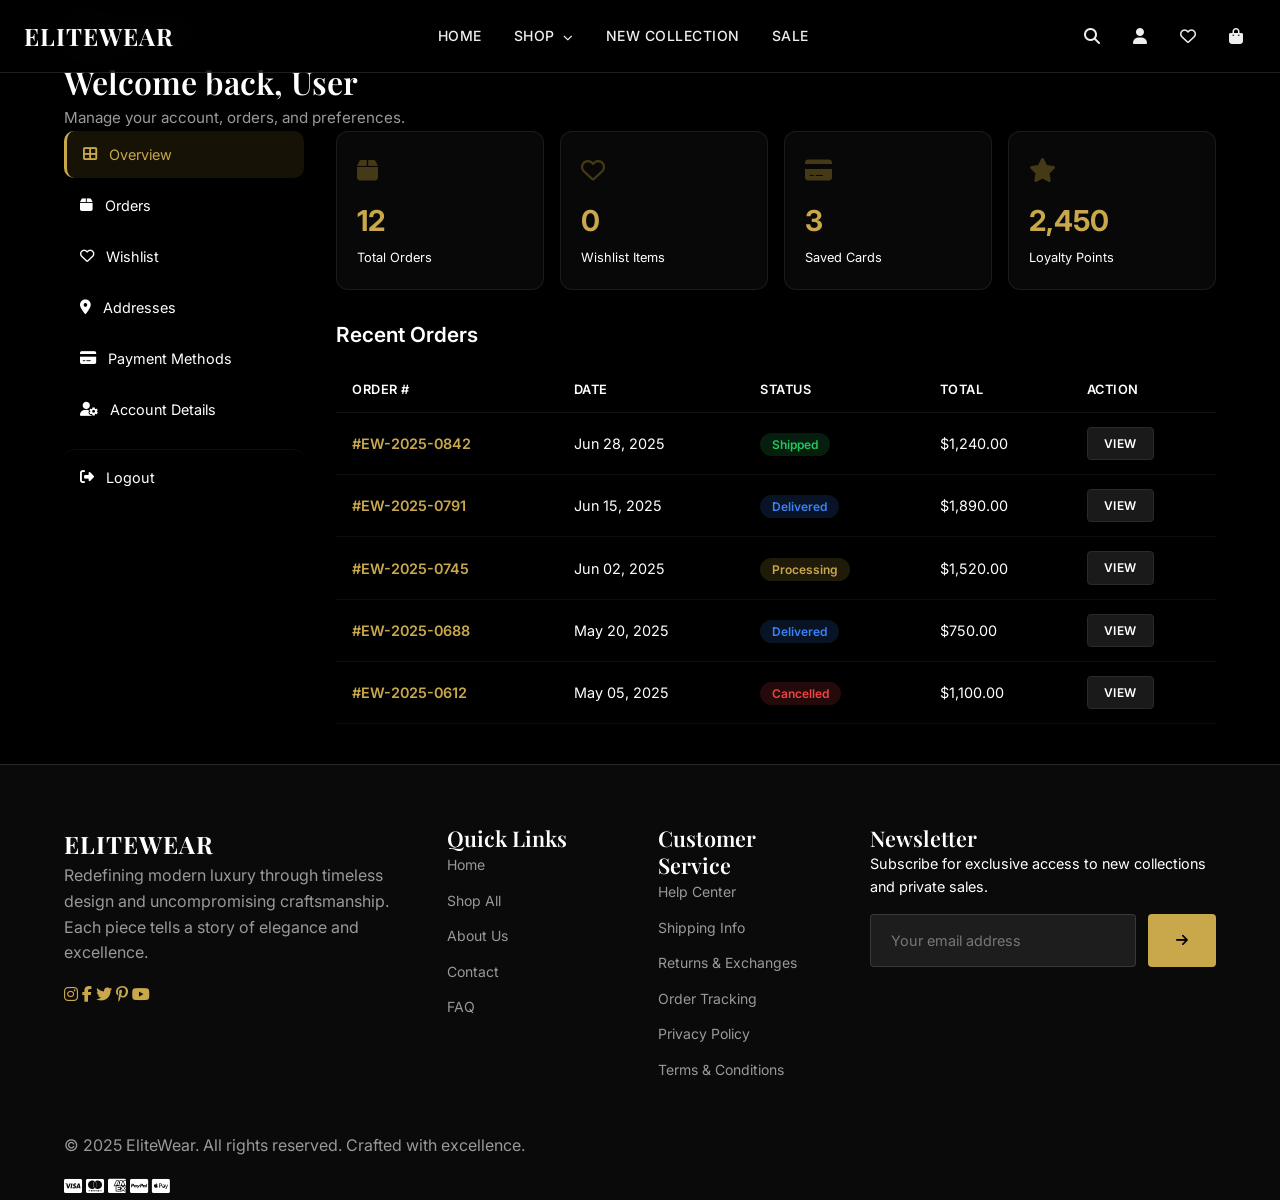
<file: dashboard.html>
<!DOCTYPE html>
<html lang="en">
<head>
  <meta charset="UTF-8">
  <meta name="viewport" content="width=device-width, initial-scale=1.0">
  <meta name="description" content="Your EliteWear dashboard - manage orders, wishlist, addresses, and account settings in one place.">
  <meta name="keywords" content="dashboard, account, orders, wishlist, elitewear profile">
  <meta property="og:title" content="Dashboard | EliteWear">
  <meta property="og:description" content="Manage your EliteWear account, orders, wishlist, and settings.">
  <meta property="og:type" content="website">
  <meta property="og:url" content="https://elitewear.com/dashboard">
  <meta property="og:image" content="https://elitewear.com/assets/img/og-dashboard.jpg">
  <link rel="icon" type="image/svg+xml" href="data:image/svg+xml,%3Csvg xmlns='http://www.w3.org/2000/svg' viewBox='0 0 32 32'%3E%3Ctext y='28' font-size='28'%3E%E2%9C%A6%3C/text%3E%3C/svg%3E">
  <title>Dashboard | EliteWear</title>
  <link rel="preconnect" href="https://fonts.googleapis.com">
  <link rel="preconnect" href="https://fonts.gstatic.com" crossorigin>
  <link href="https://fonts.googleapis.com/css2?family=Inter:wght@300;400;500;600;700&family=Playfair+Display:wght@400;500;600;700&display=swap" rel="stylesheet">
  <link rel="stylesheet" href="https://cdnjs.cloudflare.com/ajax/libs/font-awesome/6.5.0/css/all.min.css">
  <link rel="stylesheet" href="assets/css/style.css">
  <link rel="stylesheet" href="assets/css/responsive.css">
  <link rel="stylesheet" href="assets/css/animations.css">
  <style>
    .dashboard-layout { display: flex; gap: 32px; align-items: flex-start; }
    .dashboard-sidebar { width: 240px; flex-shrink: 0; position: sticky; top: 88px; }
    .dashboard-main { flex: 1; min-width: 0; }
    .sidebar-nav a { display: flex; align-items: center; gap: 12px; padding: 12px 16px; color: var(--gray); border-radius: 10px; transition: var(--transition); font-size: 0.9rem; margin-bottom: 4px; }
    .sidebar-nav a:hover, .sidebar-nav a.active { background: rgba(212,175,55,0.1); color: var(--gold); }
    .sidebar-nav a.active { border-left: 3px solid var(--gold); }
    .stats-grid-dash { display: grid; grid-template-columns: repeat(4,1fr); gap: 16px; margin-bottom: 32px; }
    .stat-card-dash { padding: 20px; border-radius: 12px; background: rgba(255,255,255,0.03); border: 1px solid rgba(255,255,255,0.08); }
    .stat-card-dash .stat-value { font-family: var(--font-display); font-size: 1.8rem; font-weight: 700; color: var(--gold); }
    .stat-card-dash .stat-label { color: var(--gray); font-size: 0.8rem; margin-top: 4px; }
    .stat-card-dash .stat-icon { font-size: 1.5rem; color: rgba(212,175,55,0.3); margin-bottom: 8px; }
    .dashboard-section { margin-bottom: 40px; }
    .dashboard-section h2 { font-family: var(--font-display); font-size: 1.3rem; margin-bottom: 20px; }
    .orders-table { width: 100%; border-collapse: collapse; }
    .orders-table th { text-align: left; padding: 12px 16px; color: var(--gray); font-size: 0.8rem; font-weight: 600; text-transform: uppercase; letter-spacing: 0.5px; border-bottom: 1px solid rgba(255,255,255,0.08); }
    .orders-table td { padding: 14px 16px; border-bottom: 1px solid rgba(255,255,255,0.05); font-size: 0.9rem; color: var(--gray-light); }
    .orders-table tr:hover td { background: rgba(255,255,255,0.02); }
    .status-badge { padding: 4px 12px; border-radius: 20px; font-size: 0.75rem; font-weight: 600; }
    .status-shipped { background: rgba(34,197,94,0.15); color: #22C55E; }
    .status-processing { background: rgba(212,175,55,0.15); color: var(--gold); }
    .status-delivered { background: rgba(59,130,246,0.15); color: #3B82F6; }
    .status-cancelled { background: rgba(239,68,68,0.15); color: #EF4444; }
    .form-group { margin-bottom: 16px; }
    .form-group label { display: block; color: var(--gray); font-size: 0.85rem; margin-bottom: 6px; }
    .form-group input, .form-group textarea, .form-group select { width: 100%; padding: 12px 16px; background: rgba(255,255,255,0.05); border: 1px solid rgba(255,255,255,0.1); border-radius: 8px; color: var(--white); font-family: var(--font-body); outline: none; transition: var(--transition); }
    .form-group input:focus, .form-group textarea:focus, .form-group select:focus { border-color: var(--gold); }
    .address-card { padding: 16px; background: rgba(255,255,255,0.03); border: 1px solid rgba(255,255,255,0.08); border-radius: 12px; margin-bottom: 12px; }
    .address-card p { color: var(--gray); font-size: 0.85rem; margin-bottom: 4px; }
    .address-card .actions { display: flex; gap: 8px; margin-top: 12px; }
    .sidebar-overlay { display: none; }
    @media (max-width: 768px) { .sidebar-overlay { display: block; position: fixed; top: 72px; left: 0; right: 0; bottom: 0; background: rgba(0,0,0,0.5); z-index: 899; opacity: 0; visibility: hidden; transition: var(--transition); } .sidebar-overlay.open { opacity: 1; visibility: visible; } .dashboard-sidebar { position: fixed; top: 72px; left: 0; bottom: 0; width: 260px; background: var(--black-2); border-right: 1px solid rgba(255,255,255,0.05); z-index: 900; transform: translateX(-100%); transition: var(--transition); padding: 24px; overflow-y: auto; } .dashboard-sidebar.open { transform: translateX(0); } .stats-grid-dash { grid-template-columns: 1fr 1fr; } }
    @media (max-width: 480px) { .stats-grid-dash { grid-template-columns: 1fr; } .dashboard-layout { flex-direction: column; } }
    .dash-content { display: none; }
    .dash-content.active { display: block; }
  </style>
</head>
<body>
  <header class="header" role="banner">
    <div class="header-inner">
      <a href="index.html" class="logo" aria-label="EliteWear Home">EliteWear</a>
      <nav class="nav" role="navigation" aria-label="Main navigation">
        <a href="index.html" class="nav-link">Home</a>
        <div class="nav-dropdown">
          <a href="shop.html" class="nav-link">Shop <i class="fas fa-chevron-down" style="font-size:0.6rem;margin-left:4px"></i></a>
          <div class="nav-dropdown-menu">
            <a href="shop.html?category=men" class="nav-dropdown-item">Men</a>
            <a href="shop.html?category=women" class="nav-dropdown-item">Women</a>
            <a href="shop.html?category=kids" class="nav-dropdown-item">Kids</a>
            <a href="shop.html?filter=new" class="nav-dropdown-item">New Collection</a>
            <a href="shop.html?filter=trending" class="nav-dropdown-item">Best Sellers</a>
            <a href="shop.html?filter=sale" class="nav-dropdown-item">Sale</a>
          </div>
        </div>
        <a href="shop.html?filter=new" class="nav-link">New Collection</a>
        <a href="shop.html?filter=sale" class="nav-link">Sale</a>
      </nav>
      <div class="nav-actions">
        <button class="nav-action-btn" aria-label="Search"><i class="fas fa-search"></i></button>
        <a href="dashboard.html" class="nav-action-btn" id="userIcon" aria-label="User account"><i class="fas fa-user"></i></a>
        <a href="wishlist.html" class="nav-action-btn" aria-label="Wishlist"><i class="far fa-heart"></i><span class="badge wishlist-badge">0</span></a>
        <a href="cart.html" class="nav-action-btn" aria-label="Shopping cart"><i class="fas fa-shopping-bag"></i><span class="badge cart-badge">0</span></a>
        <button class="hamburger" aria-label="Toggle menu" aria-expanded="false">
          <span></span><span></span><span></span>
        </button>
      </div>
    </div>
  </header>

  <div class="mobile-overlay"></div>
  <div class="mobile-menu">
    <a href="index.html" class="nav-link">Home</a>
    <div class="nav-dropdown">
      <a href="shop.html" class="nav-link">Shop <i class="fas fa-chevron-down" style="font-size:0.6rem;margin-left:4px"></i></a>
      <div class="nav-dropdown-menu">
        <a href="shop.html?category=men" class="nav-dropdown-item">Men</a>
        <a href="shop.html?category=women" class="nav-dropdown-item">Women</a>
        <a href="shop.html?category=kids" class="nav-dropdown-item">Kids</a>
        <a href="shop.html?filter=new" class="nav-dropdown-item">New Collection</a>
        <a href="shop.html?filter=trending" class="nav-dropdown-item">Best Sellers</a>
        <a href="shop.html?filter=sale" class="nav-dropdown-item">Sale</a>
      </div>
    </div>
    <a href="shop.html?filter=new" class="nav-link">New Collection</a>
    <a href="shop.html?filter=sale" class="nav-link">Sale</a>
  </div>

  <main role="main">
    <div class="breadcrumb">
      <div class="container">
        <div class="breadcrumb-inner">
          <a href="index.html">Home</a>
          <span class="breadcrumb-sep"><i class="fas fa-chevron-right"></i></span>
          <span>Dashboard</span>
        </div>
      </div>
    </div>

    <section class="section" style="padding-top:0;">
      <div class="container">
        <h1 class="hero-title reveal" style="font-size:2rem;margin-bottom:4px;">Welcome back, <span data-auth-username>User</span></h1>
        <p class="hero-subtitle reveal reveal-delay-1" style="font-size:0.95rem;">Manage your account, orders, and preferences.</p>
      </div>
    </section>

    <section class="section" style="padding-top:0;">
      <div class="container">
        <div class="dashboard-layout">
          <div class="sidebar-overlay" id="sidebarOverlay" onclick="dashboard.closeSidebar()"></div>
          <aside class="dashboard-sidebar" id="dashboardSidebar" role="navigation" aria-label="Dashboard navigation">
            <button class="btn btn-dark" style="width:100%;margin-bottom:16px;display:none;" id="sidebarCloseBtn" onclick="dashboard.closeSidebar()"><i class="fas fa-times"></i> Close Menu</button>
            <nav class="sidebar-nav">
              <a href="#" class="active" data-section="overview" onclick="dashboard.switchSection('overview', this)"><i class="fas fa-th-large"></i> Overview</a>
              <a href="#" data-section="orders" onclick="dashboard.switchSection('orders', this)"><i class="fas fa-box"></i> Orders</a>
              <a href="#" data-section="wishlist" onclick="dashboard.switchSection('wishlist', this)"><i class="far fa-heart"></i> Wishlist</a>
              <a href="#" data-section="addresses" onclick="dashboard.switchSection('addresses', this)"><i class="fas fa-map-marker-alt"></i> Addresses</a>
              <a href="#" data-section="payment" onclick="dashboard.switchSection('payment', this)"><i class="fas fa-credit-card"></i> Payment Methods</a>
              <a href="#" data-section="account" onclick="dashboard.switchSection('account', this)"><i class="fas fa-user-cog"></i> Account Details</a>
              <a href="#" data-logout style="color:var(--gray-dark);margin-top:16px;border-top:1px solid rgba(255,255,255,0.05);padding-top:16px;"><i class="fas fa-sign-out-alt"></i> Logout</a>
            </nav>
          </aside>

          <div class="dashboard-main">
            <button class="btn btn-dark mb-24" style="display:none;" id="sidebarToggle" onclick="dashboard.openSidebar()"><i class="fas fa-bars"></i> Dashboard Menu</button>

            <div id="sectionOverview" class="dash-content active">
              <div class="stats-grid-dash">
                <div class="stat-card-dash">
                  <div class="stat-icon"><i class="fas fa-box"></i></div>
                  <div class="stat-value">12</div>
                  <div class="stat-label">Total Orders</div>
                </div>
                <div class="stat-card-dash">
                  <div class="stat-icon"><i class="far fa-heart"></i></div>
                  <div class="stat-value" data-wishlist-count-main>0</div>
                  <div class="stat-label">Wishlist Items</div>
                </div>
                <div class="stat-card-dash">
                  <div class="stat-icon"><i class="fas fa-credit-card"></i></div>
                  <div class="stat-value">3</div>
                  <div class="stat-label">Saved Cards</div>
                </div>
                <div class="stat-card-dash">
                  <div class="stat-icon"><i class="fas fa-star"></i></div>
                  <div class="stat-value">2,450</div>
                  <div class="stat-label">Loyalty Points</div>
                </div>
              </div>

              <div class="dashboard-section">
                <h2>Recent Orders</h2>
                <div class="orders-table-wrapper">
                  <table class="orders-table">
                    <thead>
                      <tr>
                        <th>Order #</th>
                        <th>Date</th>
                        <th>Status</th>
                        <th>Total</th>
                        <th>Action</th>
                      </tr>
                    </thead>
                    <tbody>
                      <tr>
                        <td style="color:var(--gold);font-weight:600;">#EW-2025-0842</td>
                        <td>Jun 28, 2025</td>
                        <td><span class="status-badge status-shipped">Shipped</span></td>
                        <td>$1,240.00</td>
                        <td><button class="btn btn-dark" style="padding:6px 16px;font-size:0.75rem;" onclick="dashboard.viewOrder('EW-2025-0842')">View</button></td>
                      </tr>
                      <tr>
                        <td style="color:var(--gold);font-weight:600;">#EW-2025-0791</td>
                        <td>Jun 15, 2025</td>
                        <td><span class="status-badge status-delivered">Delivered</span></td>
                        <td>$1,890.00</td>
                        <td><button class="btn btn-dark" style="padding:6px 16px;font-size:0.75rem;" onclick="dashboard.viewOrder('EW-2025-0791')">View</button></td>
                      </tr>
                      <tr>
                        <td style="color:var(--gold);font-weight:600;">#EW-2025-0745</td>
                        <td>Jun 02, 2025</td>
                        <td><span class="status-badge status-processing">Processing</span></td>
                        <td>$1,520.00</td>
                        <td><button class="btn btn-dark" style="padding:6px 16px;font-size:0.75rem;" onclick="dashboard.viewOrder('EW-2025-0745')">View</button></td>
                      </tr>
                      <tr>
                        <td style="color:var(--gold);font-weight:600;">#EW-2025-0688</td>
                        <td>May 20, 2025</td>
                        <td><span class="status-badge status-delivered">Delivered</span></td>
                        <td>$750.00</td>
                        <td><button class="btn btn-dark" style="padding:6px 16px;font-size:0.75rem;" onclick="dashboard.viewOrder('EW-2025-0688')">View</button></td>
                      </tr>
                      <tr>
                        <td style="color:var(--gold);font-weight:600;">#EW-2025-0612</td>
                        <td>May 05, 2025</td>
                        <td><span class="status-badge status-cancelled">Cancelled</span></td>
                        <td>$1,100.00</td>
                        <td><button class="btn btn-dark" style="padding:6px 16px;font-size:0.75rem;" onclick="dashboard.viewOrder('EW-2025-0612')">View</button></td>
                      </tr>
                    </tbody>
                  </table>
                </div>
              </div>
            </div>

            <div id="sectionOrders" class="dash-content">
              <div class="dashboard-section">
                <h2>All Orders</h2>
                <div class="orders-table-wrapper">
                  <table class="orders-table">
                    <thead>
                      <tr>
                        <th>Order #</th>
                        <th>Date</th>
                        <th>Status</th>
                        <th>Total</th>
                        <th>Action</th>
                      </tr>
                    </thead>
                    <tbody>
                      <tr>
                        <td style="color:var(--gold);font-weight:600;">#EW-2025-0842</td>
                        <td>Jun 28, 2025</td>
                        <td><span class="status-badge status-shipped">Shipped</span></td>
                        <td>$1,240.00</td>
                        <td><button class="btn btn-dark" style="padding:6px 16px;font-size:0.75rem;" onclick="dashboard.viewOrder('EW-2025-0842')">View</button></td>
                      </tr>
                      <tr>
                        <td style="color:var(--gold);font-weight:600;">#EW-2025-0791</td>
                        <td>Jun 15, 2025</td>
                        <td><span class="status-badge status-delivered">Delivered</span></td>
                        <td>$1,890.00</td>
                        <td><button class="btn btn-dark" style="padding:6px 16px;font-size:0.75rem;" onclick="dashboard.viewOrder('EW-2025-0791')">View</button></td>
                      </tr>
                      <tr>
                        <td style="color:var(--gold);font-weight:600;">#EW-2025-0745</td>
                        <td>Jun 02, 2025</td>
                        <td><span class="status-badge status-processing">Processing</span></td>
                        <td>$1,520.00</td>
                        <td><button class="btn btn-dark" style="padding:6px 16px;font-size:0.75rem;" onclick="dashboard.viewOrder('EW-2025-0745')">View</button></td>
                      </tr>
                      <tr>
                        <td style="color:var(--gold);font-weight:600;">#EW-2025-0688</td>
                        <td>May 20, 2025</td>
                        <td><span class="status-badge status-delivered">Delivered</span></td>
                        <td>$750.00</td>
                        <td><button class="btn btn-dark" style="padding:6px 16px;font-size:0.75rem;" onclick="dashboard.viewOrder('EW-2025-0688')">View</button></td>
                      </tr>
                      <tr>
                        <td style="color:var(--gold);font-weight:600;">#EW-2025-0612</td>
                        <td>May 05, 2025</td>
                        <td><span class="status-badge status-cancelled">Cancelled</span></td>
                        <td>$1,100.00</td>
                        <td><button class="btn btn-dark" style="padding:6px 16px;font-size:0.75rem;" onclick="dashboard.viewOrder('EW-2025-0612')">View</button></td>
                      </tr>
                    </tbody>
                  </table>
                </div>
              </div>
            </div>

            <div id="sectionWishlist" class="dash-content">
              <div class="dashboard-section">
                <h2>My Wishlist</h2>
                <div data-wishlist-items></div>
              </div>
            </div>

            <div id="sectionAddresses" class="dash-content">
              <div class="dashboard-section">
                <div style="display:flex;justify-content:space-between;align-items:center;margin-bottom:20px;">
                  <h2 style="margin-bottom:0;">Saved Addresses</h2>
                  <button class="btn btn-gold" style="padding:10px 20px;font-size:0.8rem;" onclick="dashboard.showToast('Add address form opened','info')">+ Add Address</button>
                </div>
                <div style="display:grid;grid-template-columns:1fr 1fr;gap:16px;">
                  <div class="address-card">
                    <p><strong style="color:var(--white);">Home</strong></p>
                    <p>Via della Spiga 25</p>
                    <p>20121 Milan, Italy</p>
                    <p>+39 02 1234 5678</p>
                    <div class="actions">
                      <button class="btn btn-dark" style="padding:6px 16px;font-size:0.75rem;">Edit</button>
                      <button class="btn btn-dark" style="padding:6px 16px;font-size:0.75rem;color:#EF4444;">Delete</button>
                    </div>
                  </div>
                  <div class="address-card">
                    <p><strong style="color:var(--white);">Office</strong></p>
                    <p>48 Avenue Montaigne</p>
                    <p>75008 Paris, France</p>
                    <p>+33 1 23 45 67 89</p>
                    <div class="actions">
                      <button class="btn btn-dark" style="padding:6px 16px;font-size:0.75rem;">Edit</button>
                      <button class="btn btn-dark" style="padding:6px 16px;font-size:0.75rem;color:#EF4444;">Delete</button>
                    </div>
                  </div>
                </div>
              </div>
            </div>

            <div id="sectionPayment" class="dash-content">
              <div class="dashboard-section">
                <div style="display:flex;justify-content:space-between;align-items:center;margin-bottom:20px;">
                  <h2 style="margin-bottom:0;">Payment Methods</h2>
                  <button class="btn btn-gold" style="padding:10px 20px;font-size:0.8rem;" onclick="dashboard.showToast('Add card form opened','info')">+ Add Card</button>
                </div>
                <div style="display:grid;grid-template-columns:1fr 1fr;gap:16px;">
                  <div class="address-card">
                    <div style="font-size:2rem;color:var(--gold);margin-bottom:8px;"><i class="fab fa-cc-visa"></i></div>
                    <p style="color:var(--white);">Visa ending in 4242</p>
                    <p>Expires 12/27</p>
                    <p style="font-size:0.8rem;color:var(--gold);">Default</p>
                  </div>
                  <div class="address-card">
                    <div style="font-size:2rem;color:var(--gold);margin-bottom:8px;"><i class="fab fa-cc-mastercard"></i></div>
                    <p style="color:var(--white);">Mastercard ending in 8888</p>
                    <p>Expires 06/26</p>
                  </div>
                </div>
              </div>
            </div>

            <div id="sectionAccount" class="dash-content">
              <div class="dashboard-section">
                <h2>Account Details</h2>
                <form class="glass-card" onsubmit="event.preventDefault();dashboard.showToast('Account updated successfully','success');">
                  <div style="display:grid;grid-template-columns:1fr 1fr;gap:16px;">
                    <div class="form-group">
                      <label for="dashName">Full Name</label>
                      <input type="text" id="dashName" value="Alessandro" placeholder="Your name">
                    </div>
                    <div class="form-group">
                      <label for="dashEmail">Email Address</label>
                      <input type="email" id="dashEmail" value="alessandro@example.com" placeholder="Your email">
                    </div>
                  </div>
                  <div class="form-group">
                    <label for="dashPhone">Phone Number</label>
                    <input type="tel" id="dashPhone" value="+39 02 1234 5678" placeholder="Your phone">
                  </div>
                  <div style="display:grid;grid-template-columns:1fr 1fr;gap:16px;">
                    <div class="form-group">
                      <label for="dashPass">New Password</label>
                      <input type="password" id="dashPass" placeholder="Leave blank to keep current">
                    </div>
                    <div class="form-group">
                      <label for="dashConfirm">Confirm Password</label>
                      <input type="password" id="dashConfirm" placeholder="Confirm new password">
                    </div>
                  </div>
                  <button type="submit" class="btn btn-gold mt-16">Save Changes</button>
                </form>
              </div>
            </div>
          </div>
        </div>
      </div>
    </section>
  </main>

  <div class="modal-overlay" id="orderModal">
    <div class="modal">
      <button class="modal-close" onclick="document.getElementById('orderModal').classList.remove('open')" aria-label="Close modal"><i class="fas fa-times"></i></button>
      <h3 class="modal-title">Order Details</h3>
      <div id="orderDetailContent">
        <p style="color:var(--gray);">Loading order information...</p>
      </div>
    </div>
  </div>

  <footer class="footer" role="contentinfo">
    <div class="container">
      <div class="footer-grid">
        <div class="footer-brand">
          <a href="index.html" class="logo">EliteWear</a>
          <p>Redefining modern luxury through timeless design and uncompromising craftsmanship. Each piece tells a story of elegance and excellence.</p>
          <div class="social-links">
            <a href="#" class="social-link" aria-label="Instagram"><i class="fab fa-instagram"></i></a>
            <a href="#" class="social-link" aria-label="Facebook"><i class="fab fa-facebook-f"></i></a>
            <a href="#" class="social-link" aria-label="Twitter"><i class="fab fa-twitter"></i></a>
            <a href="#" class="social-link" aria-label="Pinterest"><i class="fab fa-pinterest-p"></i></a>
            <a href="#" class="social-link" aria-label="YouTube"><i class="fab fa-youtube"></i></a>
          </div>
        </div>
        <div>
          <h4 class="footer-title">Quick Links</h4>
          <ul class="footer-links">
            <li><a href="index.html">Home</a></li>
            <li><a href="shop.html">Shop All</a></li>
            <li><a href="about.html">About Us</a></li>
            <li><a href="contact.html">Contact</a></li>
            <li><a href="faq.html">FAQ</a></li>
          </ul>
        </div>
        <div>
          <h4 class="footer-title">Customer Service</h4>
          <ul class="footer-links">
            <li><a href="contact.html">Help Center</a></li>
            <li><a href="faq.html">Shipping Info</a></li>
            <li><a href="faq.html">Returns & Exchanges</a></li>
            <li><a href="faq.html">Order Tracking</a></li>
            <li><a href="privacy.html">Privacy Policy</a></li>
            <li><a href="terms.html">Terms & Conditions</a></li>
          </ul>
        </div>
        <div>
          <h4 class="footer-title">Newsletter</h4>
          <p style="color:var(--gray);font-size:0.9rem;">Subscribe for exclusive access to new collections and private sales.</p>
          <form class="newsletter-form" onsubmit="event.preventDefault();main.showToast('Subscribed successfully!','success');">
            <input type="email" placeholder="Your email address" aria-label="Email for newsletter" required>
            <button type="submit"><i class="fas fa-arrow-right"></i></button>
          </form>
        </div>
      </div>
      <div class="footer-bottom">
        <p>&copy; 2025 EliteWear. All rights reserved. Crafted with excellence.</p>
        <div class="payment-icons">
          <i class="fab fa-cc-visa" aria-label="Visa"></i>
          <i class="fab fa-cc-mastercard" aria-label="Mastercard"></i>
          <i class="fab fa-cc-amex" aria-label="American Express"></i>
          <i class="fab fa-cc-paypal" aria-label="PayPal"></i>
          <i class="fab fa-cc-apple-pay" aria-label="Apple Pay"></i>
        </div>
      </div>
    </div>
  </footer>

  <div class="toast-container" id="toastContainer"></div>

  <script src="assets/js/products.js"></script>
  <script src="assets/js/cart.js"></script>
  <script src="assets/js/wishlist.js"></script>
  <script src="assets/js/auth.js"></script>
  <script src="assets/js/main.js"></script>
  <script>
    const dashboard = {
      init() {
        this.checkScreenSize();
        window.addEventListener('resize', () => this.checkScreenSize());
      },
      checkScreenSize() {
        const toggle = document.getElementById('sidebarToggle');
        const closeBtn = document.getElementById('sidebarCloseBtn');
        if (window.innerWidth <= 768) {
          toggle.style.display = 'block';
          closeBtn.style.display = 'block';
        } else {
          toggle.style.display = 'none';
          closeBtn.style.display = 'none';
        }
      },
      switchSection(section, link) {
        document.querySelectorAll('.dash-content').forEach(c => c.classList.remove('active'));
        document.querySelectorAll('.sidebar-nav a').forEach(a => a.classList.remove('active'));
        document.getElementById('section' + section.charAt(0).toUpperCase() + section.slice(1)).classList.add('active');
        if (link) link.classList.add('active');
        if (window.innerWidth <= 768) this.closeSidebar();
      },
      openSidebar() {
        document.getElementById('dashboardSidebar').classList.add('open');
        document.getElementById('sidebarOverlay').classList.add('open');
      },
      closeSidebar() {
        document.getElementById('dashboardSidebar').classList.remove('open');
        document.getElementById('sidebarOverlay').classList.remove('open');
      },
      viewOrder(orderId) {
        const content = document.getElementById('orderDetailContent');
        const details = {
          'EW-2025-0842': { items: 'Signature Silk Blazer x1, Italian Leather Tote x1', total: '$1,240.00', status: 'Shipped', date: 'Jun 28, 2025', address: 'Via della Spiga 25, Milan' },
          'EW-2025-0791': { items: 'Cashmere Overcoat x1', total: '$1,890.00', status: 'Delivered', date: 'Jun 15, 2025', address: 'Via della Spiga 25, Milan' }
        };
        const d = details[orderId] || { items: 'Various items', total: '$750.00', status: 'Unknown', date: 'N/A', address: 'N/A' };
        content.innerHTML = `
          <div style="display:grid;gap:12px;">
            <p><strong style="color:var(--white);">Order:</strong> <span style="color:var(--gold);">#${orderId}</span></p>
            <p><strong style="color:var(--white);">Date:</strong> <span style="color:var(--black-100);">${d.date}</span></p>
            <p><strong style="color:var(--white);">Status:</strong> <span class="status-badge status-${d.status.toLowerCase()}">${d.status}</span></p>
            <p><strong style="color:var(--white);">Items:</strong> <span style="color:var(--black-100);">${d.items}</span></p>
            <p><strong style="color:var(--white);">Total:</strong> <span style="color:var(--gold);font-weight:700;">${d.total}</span></p>
            <p><strong style="color:var(--white);">Shipping to:</strong> <span style="color:var(--black-100);">${d.address}</span></p>
          </div>`;
        document.getElementById('orderModal').classList.add('open');
      },
      showToast(msg, type) {
        if (typeof main !== 'undefined' && main.showToast) {
          main.showToast(msg, type);
        }
      }
    };
    document.addEventListener('DOMContentLoaded', () => dashboard.init());
  </script>
</body>
</html>
</file>
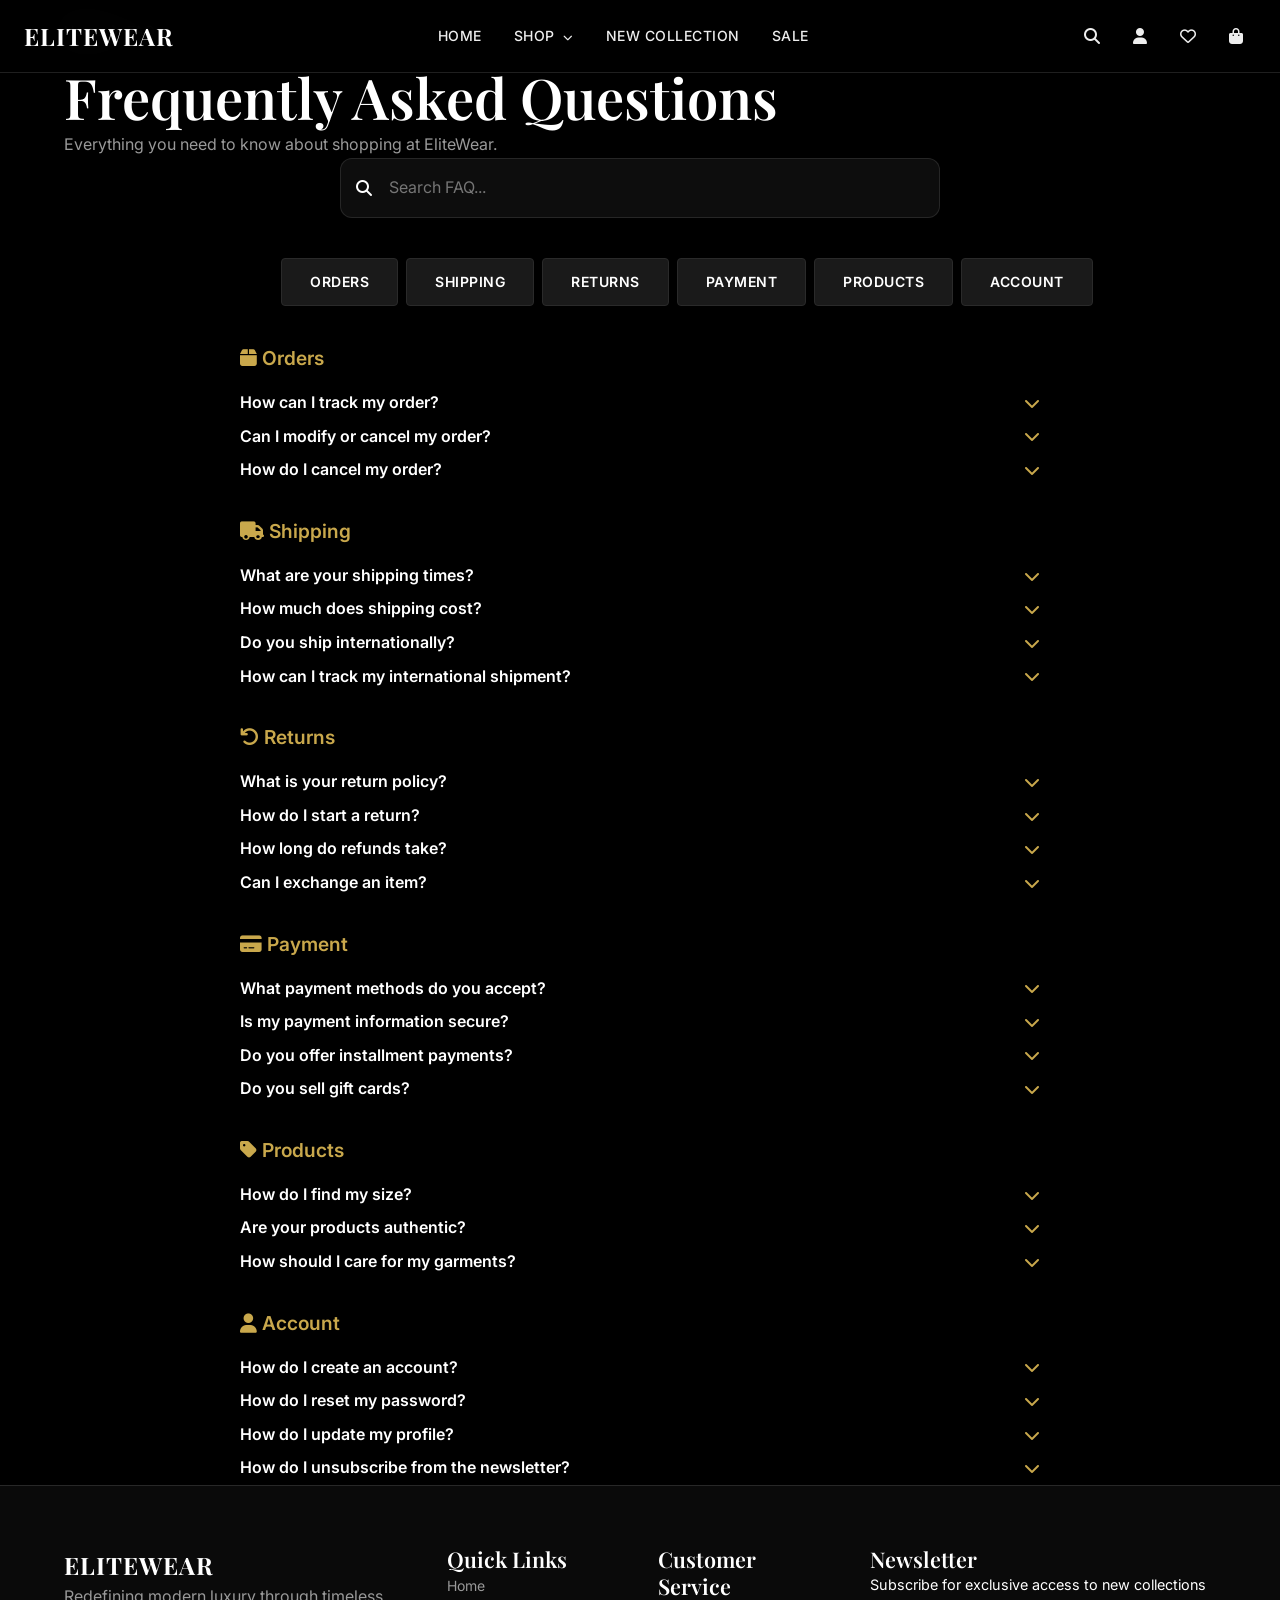
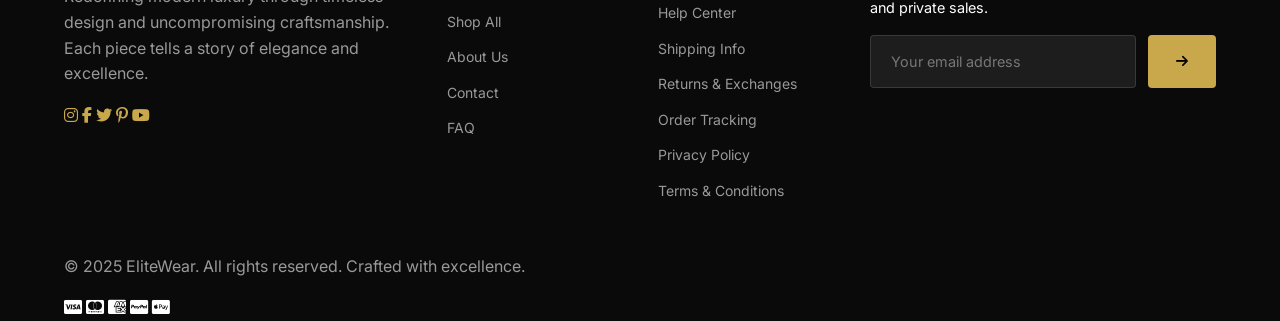
<file: faq.html>
<!DOCTYPE html>
<html lang="en">
<head>
  <meta charset="UTF-8">
  <meta name="viewport" content="width=device-width, initial-scale=1.0">
  <meta name="description" content="Find answers to frequently asked questions about EliteWear - orders, shipping, returns, payments, and more.">
  <meta name="keywords" content="faq, elitewear help, orders, shipping, returns, payment, customer support">
  <meta property="og:title" content="FAQ | EliteWear">
  <meta property="og:description" content="Find answers to frequently asked questions about EliteWear - orders, shipping, returns, payments, and more.">
  <meta property="og:type" content="website">
  <meta property="og:url" content="https://elitewear.com/faq">
  <meta property="og:image" content="https://elitewear.com/assets/img/og-faq.jpg">
  <link rel="icon" type="image/svg+xml" href="data:image/svg+xml,%3Csvg xmlns='http://www.w3.org/2000/svg' viewBox='0 0 32 32'%3E%3Ctext y='28' font-size='28'%3E%E2%9C%A6%3C/text%3E%3C/svg%3E">
  <title>FAQ | EliteWear</title>
  <link rel="preconnect" href="https://fonts.googleapis.com">
  <link rel="preconnect" href="https://fonts.gstatic.com" crossorigin>
  <link href="https://fonts.googleapis.com/css2?family=Inter:wght@300;400;500;600;700&family=Playfair+Display:wght@400;500;600;700&display=swap" rel="stylesheet">
  <link rel="stylesheet" href="https://cdnjs.cloudflare.com/ajax/libs/font-awesome/6.5.0/css/all.min.css">
  <link rel="stylesheet" href="assets/css/style.css">
  <link rel="stylesheet" href="assets/css/responsive.css">
  <link rel="stylesheet" href="assets/css/animations.css">
</head>
<body>
  <header class="header" role="banner">
    <div class="header-inner">
      <a href="index.html" class="logo" aria-label="EliteWear Home">EliteWear</a>
      <nav class="nav" role="navigation" aria-label="Main navigation">
        <a href="index.html" class="nav-link">Home</a>
        <div class="nav-dropdown">
          <a href="shop.html" class="nav-link">Shop <i class="fas fa-chevron-down" style="font-size:0.6rem;margin-left:4px"></i></a>
          <div class="nav-dropdown-menu">
            <a href="shop.html?category=men" class="nav-dropdown-item">Men</a>
            <a href="shop.html?category=women" class="nav-dropdown-item">Women</a>
            <a href="shop.html?category=kids" class="nav-dropdown-item">Kids</a>
            <a href="shop.html?filter=new" class="nav-dropdown-item">New Collection</a>
            <a href="shop.html?filter=trending" class="nav-dropdown-item">Best Sellers</a>
            <a href="shop.html?filter=sale" class="nav-dropdown-item">Sale</a>
          </div>
        </div>
        <a href="shop.html?filter=new" class="nav-link">New Collection</a>
        <a href="shop.html?filter=sale" class="nav-link">Sale</a>
      </nav>
      <div class="nav-actions">
        <button class="nav-action-btn" aria-label="Search"><i class="fas fa-search"></i></button>
        <a href="dashboard.html" class="nav-action-btn" id="userIcon" aria-label="User account"><i class="fas fa-user"></i></a>
        <a href="wishlist.html" class="nav-action-btn" aria-label="Wishlist"><i class="far fa-heart"></i><span class="badge wishlist-badge">0</span></a>
        <a href="cart.html" class="nav-action-btn" aria-label="Shopping cart"><i class="fas fa-shopping-bag"></i><span class="badge cart-badge">0</span></a>
        <button class="hamburger" aria-label="Toggle menu" aria-expanded="false">
          <span></span><span></span><span></span>
        </button>
      </div>
    </div>
  </header>

  <div class="mobile-overlay"></div>
  <div class="mobile-menu">
    <a href="index.html" class="nav-link">Home</a>
    <div class="nav-dropdown">
      <a href="shop.html" class="nav-link">Shop <i class="fas fa-chevron-down" style="font-size:0.6rem;margin-left:4px"></i></a>
      <div class="nav-dropdown-menu">
        <a href="shop.html?category=men" class="nav-dropdown-item">Men</a>
        <a href="shop.html?category=women" class="nav-dropdown-item">Women</a>
        <a href="shop.html?category=kids" class="nav-dropdown-item">Kids</a>
        <a href="shop.html?filter=new" class="nav-dropdown-item">New Collection</a>
        <a href="shop.html?filter=trending" class="nav-dropdown-item">Best Sellers</a>
        <a href="shop.html?filter=sale" class="nav-dropdown-item">Sale</a>
      </div>
    </div>
    <a href="shop.html?filter=new" class="nav-link">New Collection</a>
    <a href="shop.html?filter=sale" class="nav-link">Sale</a>
  </div>

  <main role="main">
    <div class="breadcrumb">
      <div class="container">
        <div class="breadcrumb-inner">
          <a href="index.html">Home</a>
          <span class="breadcrumb-sep"><i class="fas fa-chevron-right"></i></span>
          <span>FAQ</span>
        </div>
      </div>
    </div>

    <section class="hero-section">
      <div class="container">
        <h1 class="hero-title reveal">Frequently Asked Questions</h1>
        <div class="gold-divider"></div>
        <p class="hero-subtitle reveal reveal-delay-1">Everything you need to know about shopping at EliteWear.</p>
      </div>
    </section>

    <section class="section" style="padding-top:0;">
      <div class="container">
        <div class="reveal" style="max-width:600px;margin:0 auto 40px;position:relative;">
          <i class="fas fa-search" style="position:absolute;left:16px;top:50%;transform:translateY(-50%);color:var(--gray);"></i>
          <input type="text" id="faqSearch" placeholder="Search FAQ..." aria-label="Search frequently asked questions" style="width:100%;padding:16px 16px 16px 48px;background:rgba(255,255,255,0.05);border:1px solid rgba(255,255,255,0.1);border-radius:12px;color:var(--white);font-family:var(--font-body);font-size:1rem;outline:none;transition:var(--transition);" onfocus="this.style.borderColor='var(--gold)'" onblur="this.style.borderColor=''" oninput="faq.filter(this.value)">
        </div>

        <div class="faq-tabs reveal" style="display:flex;gap:8px;justify-content:center;flex-wrap:wrap;margin-bottom:40px;">
          <button class="faq-tab btn btn-gold" data-category="all" onclick="faq.filterByCategory('all', this)">All</button>
          <button class="faq-tab btn btn-dark" data-category="orders" onclick="faq.filterByCategory('orders', this)">Orders</button>
          <button class="faq-tab btn btn-dark" data-category="shipping" onclick="faq.filterByCategory('shipping', this)">Shipping</button>
          <button class="faq-tab btn btn-dark" data-category="returns" onclick="faq.filterByCategory('returns', this)">Returns</button>
          <button class="faq-tab btn btn-dark" data-category="payment" onclick="faq.filterByCategory('payment', this)">Payment</button>
          <button class="faq-tab btn btn-dark" data-category="products" onclick="faq.filterByCategory('products', this)">Products</button>
          <button class="faq-tab btn btn-dark" data-category="account" onclick="faq.filterByCategory('account', this)">Account</button>
        </div>

        <div id="faqContainer" style="max-width:800px;margin:0 auto;">
          <div class="faq-category" data-category="orders">
            <h3 style="font-family:var(--font-display);color:var(--gold);margin-bottom:16px;font-size:1.2rem;"><i class="fas fa-box"></i> Orders</h3>
            <div class="faq-item glass-card mb-16" data-search="How can I track my order?">
              <button onclick="faq.toggle(this)" style="background:none;border:none;color:var(--white);font-size:1rem;font-weight:600;cursor:pointer;width:100%;text-align:left;display:flex;justify-content:space-between;align-items:center;padding:4px 0;font-family:var(--font-body);" aria-expanded="false">
                How can I track my order?
                <i class="fas fa-chevron-down" style="color:var(--gold);transition:var(--transition);"></i>
              </button>
              <div class="faq-answer" style="max-height:0;overflow:hidden;transition:max-height 0.3s ease;">
                <p style="color:var(--gray);font-size:0.9rem;padding-top:16px;line-height:1.7;">Once your order ships, you will receive a confirmation email with a tracking number. You can also track your order by logging into your account dashboard and viewing your recent orders. International shipments may have limited tracking depending on the destination.</p>
              </div>
            </div>
            <div class="faq-item glass-card mb-16" data-search="Can I modify or cancel my order?">
              <button onclick="faq.toggle(this)" style="background:none;border:none;color:var(--white);font-size:1rem;font-weight:600;cursor:pointer;width:100%;text-align:left;display:flex;justify-content:space-between;align-items:center;padding:4px 0;font-family:var(--font-body);" aria-expanded="false">
                Can I modify or cancel my order?
                <i class="fas fa-chevron-down" style="color:var(--gold);transition:var(--transition);"></i>
              </button>
              <div class="faq-answer" style="max-height:0;overflow:hidden;transition:max-height 0.3s ease;">
                <p style="color:var(--gray);font-size:0.9rem;padding-top:16px;line-height:1.7;">Orders can be modified or cancelled within 2 hours of placement. After that, the order enters processing and cannot be changed. Please contact our concierge team immediately at concierge@elitewear.com if you need to make changes.</p>
              </div>
            </div>
            <div class="faq-item glass-card mb-16" data-search="How do I cancel my order?">
              <button onclick="faq.toggle(this)" style="background:none;border:none;color:var(--white);font-size:1rem;font-weight:600;cursor:pointer;width:100%;text-align:left;display:flex;justify-content:space-between;align-items:center;padding:4px 0;font-family:var(--font-body);" aria-expanded="false">
                How do I cancel my order?
                <i class="fas fa-chevron-down" style="color:var(--gold);transition:var(--transition);"></i>
              </button>
              <div class="faq-answer" style="max-height:0;overflow:hidden;transition:max-height 0.3s ease;">
                <p style="color:var(--gray);font-size:0.9rem;padding-top:16px;line-height:1.7;">To cancel an order, log into your account and navigate to your orders. If the order is still within the 2-hour window, you will see a cancel option. Alternatively, contact our support team with your order number for assistance.</p>
              </div>
            </div>
          </div>

          <div class="faq-category" data-category="shipping">
            <h3 style="font-family:var(--font-display);color:var(--gold);margin:32px 0 16px;font-size:1.2rem;"><i class="fas fa-truck"></i> Shipping</h3>
            <div class="faq-item glass-card mb-16" data-search="What are your shipping times?">
              <button onclick="faq.toggle(this)" style="background:none;border:none;color:var(--white);font-size:1rem;font-weight:600;cursor:pointer;width:100%;text-align:left;display:flex;justify-content:space-between;align-items:center;padding:4px 0;font-family:var(--font-body);" aria-expanded="false">
                What are your shipping times?
                <i class="fas fa-chevron-down" style="color:var(--gold);transition:var(--transition);"></i>
              </button>
              <div class="faq-answer" style="max-height:0;overflow:hidden;transition:max-height 0.3s ease;">
                <p style="color:var(--gray);font-size:0.9rem;padding-top:16px;line-height:1.7;">Standard shipping takes 5-7 business days. Express shipping takes 2-3 business days. International orders typically arrive within 7-14 business days depending on customs clearance. All orders are processed within 24 hours.</p>
              </div>
            </div>
            <div class="faq-item glass-card mb-16" data-search="How much does shipping cost?">
              <button onclick="faq.toggle(this)" style="background:none;border:none;color:var(--white);font-size:1rem;font-weight:600;cursor:pointer;width:100%;text-align:left;display:flex;justify-content:space-between;align-items:center;padding:4px 0;font-family:var(--font-body);" aria-expanded="false">
                How much does shipping cost?
                <i class="fas fa-chevron-down" style="color:var(--gold);transition:var(--transition);"></i>
              </button>
              <div class="faq-answer" style="max-height:0;overflow:hidden;transition:max-height 0.3s ease;">
                <p style="color:var(--gray);font-size:0.9rem;padding-top:16px;line-height:1.7;">We offer complimentary express shipping on all orders over $500. Standard shipping is $15, and express shipping is $25. International shipping costs vary by destination and are calculated at checkout.</p>
              </div>
            </div>
            <div class="faq-item glass-card mb-16" data-search="Do you ship internationally?">
              <button onclick="faq.toggle(this)" style="background:none;border:none;color:var(--white);font-size:1rem;font-weight:600;cursor:pointer;width:100%;text-align:left;display:flex;justify-content:space-between;align-items:center;padding:4px 0;font-family:var(--font-body);" aria-expanded="false">
                Do you ship internationally?
                <i class="fas fa-chevron-down" style="color:var(--gold);transition:var(--transition);"></i>
              </button>
              <div class="faq-answer" style="max-height:0;overflow:hidden;transition:max-height 0.3s ease;">
                <p style="color:var(--gray);font-size:0.9rem;padding-top:16px;line-height:1.7;">Yes, we ship to over 100 countries worldwide. International shipping rates and delivery times vary by destination. Please note that customers are responsible for any customs duties, taxes, or import fees applicable in their country.</p>
              </div>
            </div>
            <div class="faq-item glass-card mb-16" data-search="How can I track my international shipment?">
              <button onclick="faq.toggle(this)" style="background:none;border:none;color:var(--white);font-size:1rem;font-weight:600;cursor:pointer;width:100%;text-align:left;display:flex;justify-content:space-between;align-items:center;padding:4px 0;font-family:var(--font-body);" aria-expanded="false">
                How can I track my international shipment?
                <i class="fas fa-chevron-down" style="color:var(--gold);transition:var(--transition);"></i>
              </button>
              <div class="faq-answer" style="max-height:0;overflow:hidden;transition:max-height 0.3s ease;">
                <p style="color:var(--gray);font-size:0.9rem;padding-top:16px;line-height:1.7;">International shipments include tracking that can be monitored through your account dashboard. Tracking updates may be less frequent once the package leaves the originating country. Contact our support team if you have concerns about your shipment.</p>
              </div>
            </div>
          </div>

          <div class="faq-category" data-category="returns">
            <h3 style="font-family:var(--font-display);color:var(--gold);margin:32px 0 16px;font-size:1.2rem;"><i class="fas fa-undo"></i> Returns</h3>
            <div class="faq-item glass-card mb-16" data-search="What is your return policy?">
              <button onclick="faq.toggle(this)" style="background:none;border:none;color:var(--white);font-size:1rem;font-weight:600;cursor:pointer;width:100%;text-align:left;display:flex;justify-content:space-between;align-items:center;padding:4px 0;font-family:var(--font-body);" aria-expanded="false">
                What is your return policy?
                <i class="fas fa-chevron-down" style="color:var(--gold);transition:var(--transition);"></i>
              </button>
              <div class="faq-answer" style="max-height:0;overflow:hidden;transition:max-height 0.3s ease;">
                <p style="color:var(--gray);font-size:0.9rem;padding-top:16px;line-height:1.7;">We accept returns within 30 days of delivery. Items must be unworn, unwashed, and in their original condition with all tags attached. Final sale items, intimates, and personalized pieces cannot be returned. We provide a prepaid return label for domestic orders.</p>
              </div>
            </div>
            <div class="faq-item glass-card mb-16" data-search="How do I start a return?">
              <button onclick="faq.toggle(this)" style="background:none;border:none;color:var(--white);font-size:1rem;font-weight:600;cursor:pointer;width:100%;text-align:left;display:flex;justify-content:space-between;align-items:center;padding:4px 0;font-family:var(--font-body);" aria-expanded="false">
                How do I start a return?
                <i class="fas fa-chevron-down" style="color:var(--gold);transition:var(--transition);"></i>
              </button>
              <div class="faq-answer" style="max-height:0;overflow:hidden;transition:max-height 0.3s ease;">
                <p style="color:var(--gray);font-size:0.9rem;padding-top:16px;line-height:1.7;">Log into your account, go to your orders, and select the item you wish to return. Follow the return instructions to generate a return label. Pack the item securely with all tags and include the return form. Drop off at any designated carrier location.</p>
              </div>
            </div>
            <div class="faq-item glass-card mb-16" data-search="How long do refunds take?">
              <button onclick="faq.toggle(this)" style="background:none;border:none;color:var(--white);font-size:1rem;font-weight:600;cursor:pointer;width:100%;text-align:left;display:flex;justify-content:space-between;align-items:center;padding:4px 0;font-family:var(--font-body);" aria-expanded="false">
                How long do refunds take?
                <i class="fas fa-chevron-down" style="color:var(--gold);transition:var(--transition);"></i>
              </button>
              <div class="faq-answer" style="max-height:0;overflow:hidden;transition:max-height 0.3s ease;">
                <p style="color:var(--gray);font-size:0.9rem;padding-top:16px;line-height:1.7;">Refunds are processed within 5-7 business days after we receive your return. The amount will be credited to your original payment method. International returns may take longer due to customs processing.</p>
              </div>
            </div>
            <div class="faq-item glass-card mb-16" data-search="Can I exchange an item?">
              <button onclick="faq.toggle(this)" style="background:none;border:none;color:var(--white);font-size:1rem;font-weight:600;cursor:pointer;width:100%;text-align:left;display:flex;justify-content:space-between;align-items:center;padding:4px 0;font-family:var(--font-body);" aria-expanded="false">
                Can I exchange an item?
                <i class="fas fa-chevron-down" style="color:var(--gold);transition:var(--transition);"></i>
              </button>
              <div class="faq-answer" style="max-height:0;overflow:hidden;transition:max-height 0.3s ease;">
                <p style="color:var(--gray);font-size:0.9rem;padding-top:16px;line-height:1.7;">We offer exchanges for sizes only. To exchange, please initiate a return and place a new order for the desired size. This ensures the quickest processing. Contact our support team for assistance with exchanges.</p>
              </div>
            </div>
          </div>

          <div class="faq-category" data-category="payment">
            <h3 style="font-family:var(--font-display);color:var(--gold);margin:32px 0 16px;font-size:1.2rem;"><i class="fas fa-credit-card"></i> Payment</h3>
            <div class="faq-item glass-card mb-16" data-search="What payment methods do you accept?">
              <button onclick="faq.toggle(this)" style="background:none;border:none;color:var(--white);font-size:1rem;font-weight:600;cursor:pointer;width:100%;text-align:left;display:flex;justify-content:space-between;align-items:center;padding:4px 0;font-family:var(--font-body);" aria-expanded="false">
                What payment methods do you accept?
                <i class="fas fa-chevron-down" style="color:var(--gold);transition:var(--transition);"></i>
              </button>
              <div class="faq-answer" style="max-height:0;overflow:hidden;transition:max-height 0.3s ease;">
                <p style="color:var(--gray);font-size:0.9rem;padding-top:16px;line-height:1.7;">We accept Visa, Mastercard, American Express, Discover, PayPal, Apple Pay, and Google Pay. We also offer buy now, pay later options through Klarna and Afterpay on qualifying orders.</p>
              </div>
            </div>
            <div class="faq-item glass-card mb-16" data-search="Is my payment information secure?">
              <button onclick="faq.toggle(this)" style="background:none;border:none;color:var(--white);font-size:1rem;font-weight:600;cursor:pointer;width:100%;text-align:left;display:flex;justify-content:space-between;align-items:center;padding:4px 0;font-family:var(--font-body);" aria-expanded="false">
                Is my payment information secure?
                <i class="fas fa-chevron-down" style="color:var(--gold);transition:var(--transition);"></i>
              </button>
              <div class="faq-answer" style="max-height:0;overflow:hidden;transition:max-height 0.3s ease;">
                <p style="color:var(--gray);font-size:0.9rem;padding-top:16px;line-height:1.7;">Absolutely. EliteWear uses industry-standard SSL encryption to protect your payment information. We are PCI-DSS compliant and never store full credit card numbers on our servers. Your security is our top priority.</p>
              </div>
            </div>
            <div class="faq-item glass-card mb-16" data-search="Do you offer installment payments?">
              <button onclick="faq.toggle(this)" style="background:none;border:none;color:var(--white);font-size:1rem;font-weight:600;cursor:pointer;width:100%;text-align:left;display:flex;justify-content:space-between;align-items:center;padding:4px 0;font-family:var(--font-body);" aria-expanded="false">
                Do you offer installment payments?
                <i class="fas fa-chevron-down" style="color:var(--gold);transition:var(--transition);"></i>
              </button>
              <div class="faq-answer" style="max-height:0;overflow:hidden;transition:max-height 0.3s ease;">
                <p style="color:var(--gray);font-size:0.9rem;padding-top:16px;line-height:1.7;">Yes, we offer installment payment options through Klarna (4 interest-free payments) and Afterpay (bi-weekly installments). These options are available at checkout for orders up to $5,000. Subject to approval.</p>
              </div>
            </div>
            <div class="faq-item glass-card mb-16" data-search="Do you sell gift cards?">
              <button onclick="faq.toggle(this)" style="background:none;border:none;color:var(--white);font-size:1rem;font-weight:600;cursor:pointer;width:100%;text-align:left;display:flex;justify-content:space-between;align-items:center;padding:4px 0;font-family:var(--font-body);" aria-expanded="false">
                Do you sell gift cards?
                <i class="fas fa-chevron-down" style="color:var(--gold);transition:var(--transition);"></i>
              </button>
              <div class="faq-answer" style="max-height:0;overflow:hidden;transition:max-height 0.3s ease;">
                <p style="color:var(--gray);font-size:0.9rem;padding-top:16px;line-height:1.7;">Yes, EliteWear offers digital and physical gift cards in denominations from $100 to $5,000. Digital gift cards are delivered instantly via email, while physical gift cards are shipped in a premium presentation box.</p>
              </div>
            </div>
          </div>

          <div class="faq-category" data-category="products">
            <h3 style="font-family:var(--font-display);color:var(--gold);margin:32px 0 16px;font-size:1.2rem;"><i class="fas fa-tag"></i> Products</h3>
            <div class="faq-item glass-card mb-16" data-search="How do I find my size?">
              <button onclick="faq.toggle(this)" style="background:none;border:none;color:var(--white);font-size:1rem;font-weight:600;cursor:pointer;width:100%;text-align:left;display:flex;justify-content:space-between;align-items:center;padding:4px 0;font-family:var(--font-body);" aria-expanded="false">
                How do I find my size?
                <i class="fas fa-chevron-down" style="color:var(--gold);transition:var(--transition);"></i>
              </button>
              <div class="faq-answer" style="max-height:0;overflow:hidden;transition:max-height 0.3s ease;">
                <p style="color:var(--gray);font-size:0.9rem;padding-top:16px;line-height:1.7;">Each product page includes a detailed size guide with measurements. We recommend taking your body measurements and comparing them to our size chart. If you need personalized sizing assistance, our style advisors are available via chat or email.</p>
              </div>
            </div>
            <div class="faq-item glass-card mb-16" data-search="Are your products authentic?">
              <button onclick="faq.toggle(this)" style="background:none;border:none;color:var(--white);font-size:1rem;font-weight:600;cursor:pointer;width:100%;text-align:left;display:flex;justify-content:space-between;align-items:center;padding:4px 0;font-family:var(--font-body);" aria-expanded="false">
                Are your products authentic?
                <i class="fas fa-chevron-down" style="color:var(--gold);transition:var(--transition);"></i>
              </button>
              <div class="faq-answer" style="max-height:0;overflow:hidden;transition:max-height 0.3s ease;">
                <p style="color:var(--gray);font-size:0.9rem;padding-top:16px;line-height:1.7;">Every product on EliteWear is 100% authentic. We source directly from premium manufacturers and authorized distributors. Each item comes with a certificate of authenticity where applicable. We stand behind the quality and authenticity of every piece.</p>
              </div>
            </div>
            <div class="faq-item glass-card mb-16" data-search="How should I care for my garments?">
              <button onclick="faq.toggle(this)" style="background:none;border:none;color:var(--white);font-size:1rem;font-weight:600;cursor:pointer;width:100%;text-align:left;display:flex;justify-content:space-between;align-items:center;padding:4px 0;font-family:var(--font-body);" aria-expanded="false">
                How should I care for my garments?
                <i class="fas fa-chevron-down" style="color:var(--gold);transition:var(--transition);"></i>
              </button>
              <div class="faq-answer" style="max-height:0;overflow:hidden;transition:max-height 0.3s ease;">
                <p style="color:var(--gray);font-size:0.9rem;padding-top:16px;line-height:1.7;">Each garment includes a care label with specific instructions. Generally, we recommend dry cleaning for tailored pieces, hand washing for delicate fabrics, and storing items in a cool, dry place. Follow the care instructions to maintain your garment's quality.</p>
              </div>
            </div>
          </div>

          <div class="faq-category" data-category="account">
            <h3 style="font-family:var(--font-display);color:var(--gold);margin:32px 0 16px;font-size:1.2rem;"><i class="fas fa-user"></i> Account</h3>
            <div class="faq-item glass-card mb-16" data-search="How do I create an account?">
              <button onclick="faq.toggle(this)" style="background:none;border:none;color:var(--white);font-size:1rem;font-weight:600;cursor:pointer;width:100%;text-align:left;display:flex;justify-content:space-between;align-items:center;padding:4px 0;font-family:var(--font-body);" aria-expanded="false">
                How do I create an account?
                <i class="fas fa-chevron-down" style="color:var(--gold);transition:var(--transition);"></i>
              </button>
              <div class="faq-answer" style="max-height:0;overflow:hidden;transition:max-height 0.3s ease;">
                <p style="color:var(--gray);font-size:0.9rem;padding-top:16px;line-height:1.7;">Click on the user icon in the top right corner and select "Create Account." Fill in your name, email address, and a secure password. You can also create an account during checkout. Once registered, you can access your dashboard, track orders, and manage your preferences.</p>
              </div>
            </div>
            <div class="faq-item glass-card mb-16" data-search="How do I reset my password?">
              <button onclick="faq.toggle(this)" style="background:none;border:none;color:var(--white);font-size:1rem;font-weight:600;cursor:pointer;width:100%;text-align:left;display:flex;justify-content:space-between;align-items:center;padding:4px 0;font-family:var(--font-body);" aria-expanded="false">
                How do I reset my password?
                <i class="fas fa-chevron-down" style="color:var(--gold);transition:var(--transition);"></i>
              </button>
              <div class="faq-answer" style="max-height:0;overflow:hidden;transition:max-height 0.3s ease;">
                <p style="color:var(--gray);font-size:0.9rem;padding-top:16px;line-height:1.7;">On the login page, click "Forgot Password." Enter your email address, and we will send you a password reset link. The link expires within 24 hours. If you do not receive the email, please check your spam folder or contact support.</p>
              </div>
            </div>
            <div class="faq-item glass-card mb-16" data-search="How do I update my profile?">
              <button onclick="faq.toggle(this)" style="background:none;border:none;color:var(--white);font-size:1rem;font-weight:600;cursor:pointer;width:100%;text-align:left;display:flex;justify-content:space-between;align-items:center;padding:4px 0;font-family:var(--font-body);" aria-expanded="false">
                How do I update my profile?
                <i class="fas fa-chevron-down" style="color:var(--gold);transition:var(--transition);"></i>
              </button>
              <div class="faq-answer" style="max-height:0;overflow:hidden;transition:max-height 0.3s ease;">
                <p style="color:var(--gray);font-size:0.9rem;padding-top:16px;line-height:1.7;">Log into your account and navigate to the Account Details section in your dashboard. Here you can update your name, email address, phone number, and password. Save your changes before leaving the page.</p>
              </div>
            </div>
            <div class="faq-item glass-card mb-16" data-search="How do I unsubscribe from the newsletter?">
              <button onclick="faq.toggle(this)" style="background:none;border:none;color:var(--white);font-size:1rem;font-weight:600;cursor:pointer;width:100%;text-align:left;display:flex;justify-content:space-between;align-items:center;padding:4px 0;font-family:var(--font-body);" aria-expanded="false">
                How do I unsubscribe from the newsletter?
                <i class="fas fa-chevron-down" style="color:var(--gold);transition:var(--transition);"></i>
              </button>
              <div class="faq-answer" style="max-height:0;overflow:hidden;transition:max-height 0.3s ease;">
                <p style="color:var(--gray);font-size:0.9rem;padding-top:16px;line-height:1.7;">You can unsubscribe at any time by clicking the "Unsubscribe" link at the bottom of any marketing email. You can also update your communication preferences in your account settings under Notification Preferences.</p>
              </div>
            </div>
          </div>
        </div>
      </div>
    </section>
  </main>

  <footer class="footer" role="contentinfo">
    <div class="container">
      <div class="footer-grid">
        <div class="footer-brand">
          <a href="index.html" class="logo">EliteWear</a>
          <p>Redefining modern luxury through timeless design and uncompromising craftsmanship. Each piece tells a story of elegance and excellence.</p>
          <div class="social-links">
            <a href="#" class="social-link" aria-label="Instagram"><i class="fab fa-instagram"></i></a>
            <a href="#" class="social-link" aria-label="Facebook"><i class="fab fa-facebook-f"></i></a>
            <a href="#" class="social-link" aria-label="Twitter"><i class="fab fa-twitter"></i></a>
            <a href="#" class="social-link" aria-label="Pinterest"><i class="fab fa-pinterest-p"></i></a>
            <a href="#" class="social-link" aria-label="YouTube"><i class="fab fa-youtube"></i></a>
          </div>
        </div>
        <div>
          <h4 class="footer-title">Quick Links</h4>
          <ul class="footer-links">
            <li><a href="index.html">Home</a></li>
            <li><a href="shop.html">Shop All</a></li>
            <li><a href="about.html">About Us</a></li>
            <li><a href="contact.html">Contact</a></li>
            <li><a href="faq.html">FAQ</a></li>
          </ul>
        </div>
        <div>
          <h4 class="footer-title">Customer Service</h4>
          <ul class="footer-links">
            <li><a href="contact.html">Help Center</a></li>
            <li><a href="faq.html">Shipping Info</a></li>
            <li><a href="faq.html">Returns & Exchanges</a></li>
            <li><a href="faq.html">Order Tracking</a></li>
            <li><a href="privacy.html">Privacy Policy</a></li>
            <li><a href="terms.html">Terms & Conditions</a></li>
          </ul>
        </div>
        <div>
          <h4 class="footer-title">Newsletter</h4>
          <p style="color:var(--gray);font-size:0.9rem;">Subscribe for exclusive access to new collections and private sales.</p>
          <form class="newsletter-form" onsubmit="event.preventDefault();main.showToast('Subscribed successfully!','success');">
            <input type="email" placeholder="Your email address" aria-label="Email for newsletter" required>
            <button type="submit"><i class="fas fa-arrow-right"></i></button>
          </form>
        </div>
      </div>
      <div class="footer-bottom">
        <p>&copy; 2025 EliteWear. All rights reserved. Crafted with excellence.</p>
        <div class="payment-icons">
          <i class="fab fa-cc-visa" aria-label="Visa"></i>
          <i class="fab fa-cc-mastercard" aria-label="Mastercard"></i>
          <i class="fab fa-cc-amex" aria-label="American Express"></i>
          <i class="fab fa-cc-paypal" aria-label="PayPal"></i>
          <i class="fab fa-cc-apple-pay" aria-label="Apple Pay"></i>
        </div>
      </div>
    </div>
  </footer>

  <div class="toast-container" id="toastContainer"></div>

  <script src="assets/js/products.js"></script>
  <script src="assets/js/cart.js"></script>
  <script src="assets/js/wishlist.js"></script>
  <script src="assets/js/auth.js"></script>
  <script src="assets/js/main.js"></script>
  <script>
    const faq = {
      toggle(btn) {
        const item = btn.closest('.faq-item');
        const answer = item.querySelector('.faq-answer');
        const icon = btn.querySelector('i');
        const isOpen = answer.style.maxHeight && answer.style.maxHeight !== '0px';
        answer.style.maxHeight = isOpen ? '0' : answer.scrollHeight + 'px';
        icon.classList.toggle('fa-chevron-up');
        btn.setAttribute('aria-expanded', isOpen ? 'false' : 'true');
      },
      filterByCategory(category, btn) {
        document.querySelectorAll('.faq-tab').forEach(t => t.className = 'faq-tab btn btn-dark');
        btn.className = 'faq-tab btn btn-gold';
        document.querySelectorAll('.faq-category').forEach(c => {
          c.style.display = (category === 'all' || c.dataset.category === category) ? 'block' : 'none';
        });
      },
      filter(query) {
        const q = query.toLowerCase();
        document.querySelectorAll('.faq-item').forEach(item => {
          const searchText = item.dataset.search.toLowerCase();
          const match = !q || searchText.includes(q);
          item.style.display = match ? 'block' : 'none';
        });
        document.querySelectorAll('.faq-category').forEach(cat => {
          const visible = Array.from(cat.querySelectorAll('.faq-item')).some(item => item.style.display !== 'none');
          cat.style.display = visible ? 'block' : 'none';
        });
      }
    };
    document.querySelectorAll('[aria-expanded]').forEach(btn => {
      btn.addEventListener('click', function() {
        const expanded = this.getAttribute('aria-expanded') === 'true' ? 'false' : 'true';
        this.setAttribute('aria-expanded', expanded);
      });
    });
  </script>
</body>
</html>
</file>
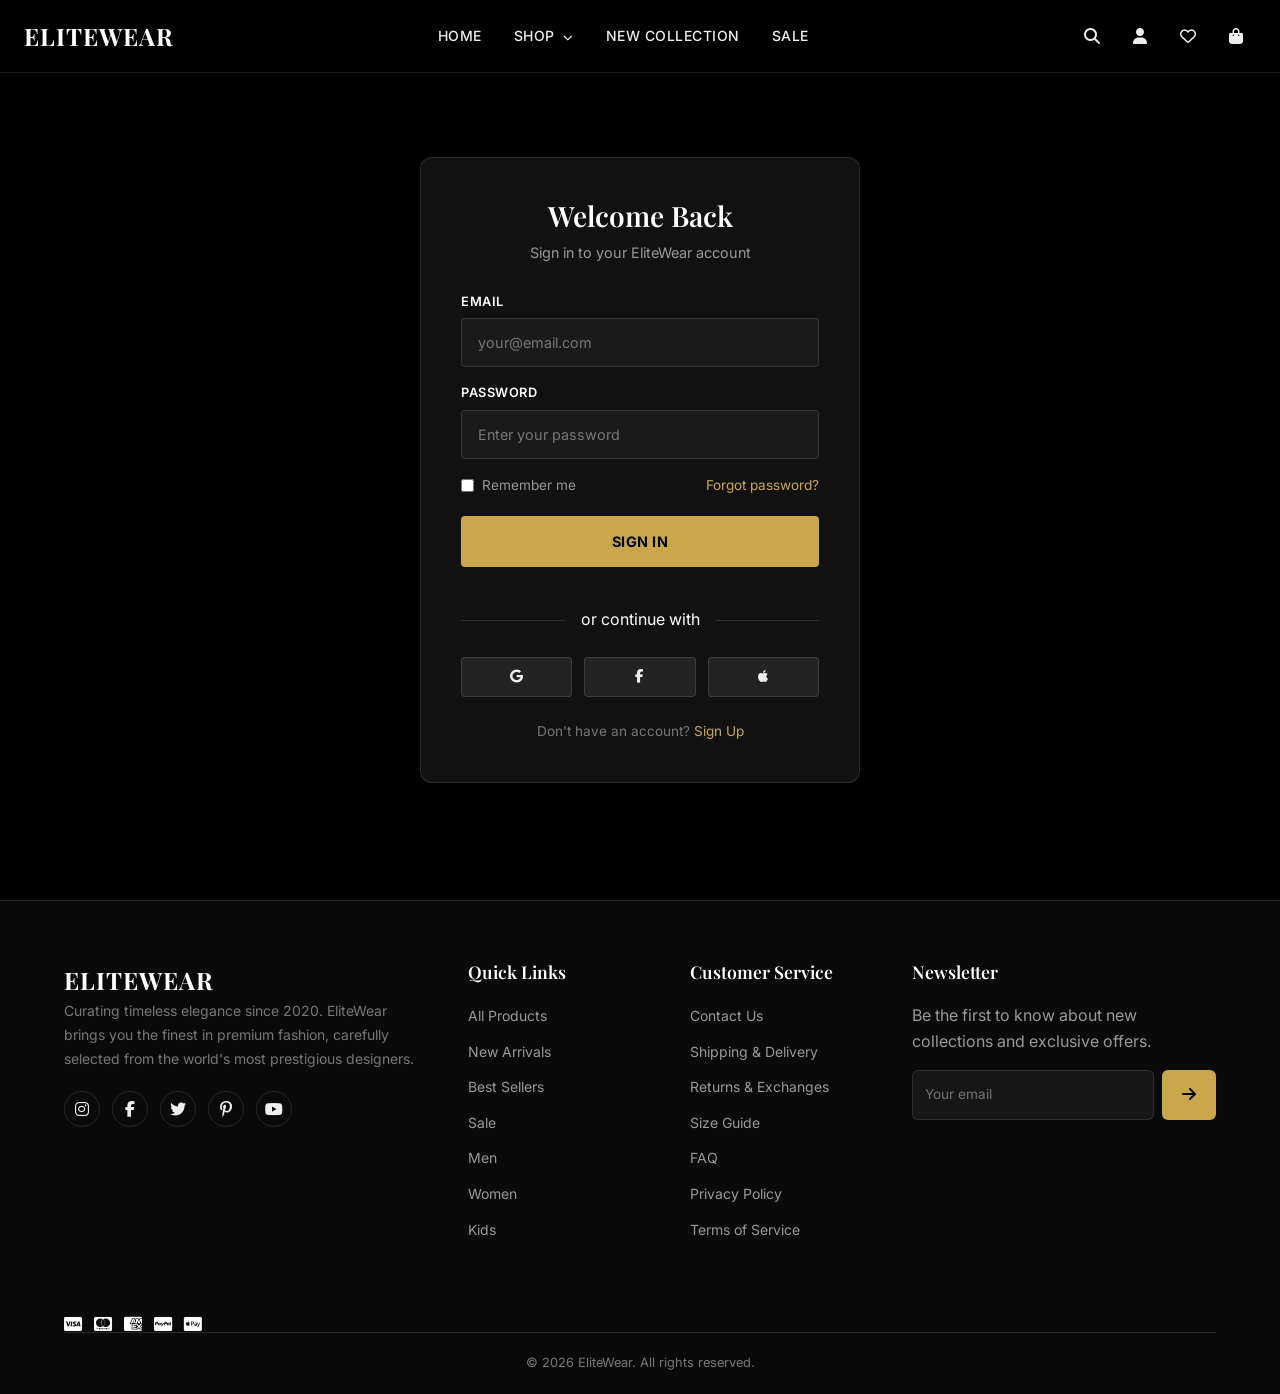
<file: login.html>
﻿<!DOCTYPE html>
<html lang="en">
<head>
  <meta charset="UTF-8">
  <meta name="viewport" content="width=device-width, initial-scale=1.0">
  <meta name="description" content="Sign in to your EliteWear account for a personalized luxury fashion experience.">
  <meta name="keywords" content="login, sign in, account, EliteWear, luxury fashion">
  <meta property="og:title" content="Sign In - EliteWear">
  <meta property="og:description" content="Sign in to your EliteWear account.">
  <meta property="og:type" content="website">
  <meta property="og:url" content="https://elitewear.com/login">
  <meta property="og:image" content="https://elitewear.com/og-image.jpg">
  <link rel="icon" href="data:image/svg+xml,<svg xmlns='http://www.w3.org/2000/svg' viewBox='0 0 100 100'><text y='.9em' font-size='90' fill='%23D4AF37'>E</text></svg>">
  <link rel="preconnect" href="https://fonts.googleapis.com">
  <link rel="preconnect" href="https://fonts.gstatic.com" crossorigin>
  <link href="https://fonts.googleapis.com/css2?family=Playfair+Display:wght@400;500;600;700&family=Inter:wght@300;400;500;600;700&display=swap" rel="stylesheet">
  <link rel="stylesheet" href="https://cdnjs.cloudflare.com/ajax/libs/font-awesome/6.5.0/css/all.min.css" crossorigin="anonymous">
  <link rel="stylesheet" href="assets/css/style.css">
  <link rel="stylesheet" href="assets/css/responsive.css">
  <link rel="stylesheet" href="assets/css/animations.css">
  <title>Sign In - EliteWear</title>
</head>
<body>
  <header class="header" role="banner">
    <div class="header-inner">
      <a href="index.html" class="logo" aria-label="EliteWear Home">EliteWear</a>
      <nav class="nav" role="navigation" aria-label="Main navigation">
        <a href="index.html" class="nav-link">Home</a>
        <div class="nav-dropdown">
          <a href="shop.html" class="nav-link">Shop <i class="fas fa-chevron-down" style="font-size:0.6rem;margin-left:4px"></i></a>
          <div class="nav-dropdown-menu">
            <a href="shop.html?category=men" class="nav-dropdown-item">Men</a>
            <a href="shop.html?category=women" class="nav-dropdown-item">Women</a>
            <a href="shop.html?category=kids" class="nav-dropdown-item">Kids</a>
            <a href="shop.html?filter=new" class="nav-dropdown-item">New Collection</a>
            <a href="shop.html?filter=trending" class="nav-dropdown-item">Best Sellers</a>
            <a href="shop.html?filter=sale" class="nav-dropdown-item">Sale</a>
          </div>
        </div>
        <a href="shop.html?filter=new" class="nav-link">New Collection</a>
        <a href="shop.html?filter=sale" class="nav-link">Sale</a>
      </nav>
      <div class="nav-actions">
        <button class="nav-action-btn" aria-label="Search"><i class="fas fa-search"></i></button>
        <a href="login.html" class="nav-action-btn" id="userIcon" aria-label="User account"><i class="fas fa-user"></i></a>
        <a href="wishlist.html" class="nav-action-btn" aria-label="Wishlist"><i class="far fa-heart"></i><span class="badge wishlist-badge">0</span></a>
        <a href="cart.html" class="nav-action-btn" aria-label="Shopping cart"><i class="fas fa-shopping-bag"></i><span class="badge cart-badge">0</span></a>
        <button class="hamburger" aria-label="Toggle menu" aria-expanded="false">
          <span></span><span></span><span></span>
        </button>
      </div>
    </div>
  </header>

  <div class="mobile-overlay"></div>
  <div class="mobile-menu">
    <a href="index.html" class="nav-link">Home</a>
    <div class="nav-dropdown">
      <a href="shop.html" class="nav-link">Shop <i class="fas fa-chevron-down" style="font-size:0.6rem;margin-left:4px"></i></a>
      <div class="nav-dropdown-menu">
        <a href="shop.html?category=men" class="nav-dropdown-item">Men</a>
        <a href="shop.html?category=women" class="nav-dropdown-item">Women</a>
        <a href="shop.html?category=kids" class="nav-dropdown-item">Kids</a>
        <a href="shop.html?filter=new" class="nav-dropdown-item">New Collection</a>
        <a href="shop.html?filter=trending" class="nav-dropdown-item">Best Sellers</a>
        <a href="shop.html?filter=sale" class="nav-dropdown-item">Sale</a>
      </div>
    </div>
    <a href="shop.html?filter=new" class="nav-link">New Collection</a>
    <a href="shop.html?filter=sale" class="nav-link">Sale</a>
  </div>

  <main role="main">
    <section class="auth-section">
      <div class="auth-container" id="authContainer"></div>
    </section>
  </main>

  <footer class="footer" role="contentinfo">
    <div class="container">
      <div class="footer-grid">
        <div>
          <a href="index.html" class="logo">EliteWear</a>
          <p class="footer-brand-desc">Curating timeless elegance since 2020. EliteWear brings you the finest in premium fashion, carefully selected from the world's most prestigious designers.</p>
          <div class="footer-social">
            <a href="#" aria-label="Instagram"><i class="fab fa-instagram"></i></a>
            <a href="#" aria-label="Facebook"><i class="fab fa-facebook-f"></i></a>
            <a href="#" aria-label="Twitter"><i class="fab fa-twitter"></i></a>
            <a href="#" aria-label="Pinterest"><i class="fab fa-pinterest-p"></i></a>
            <a href="#" aria-label="YouTube"><i class="fab fa-youtube"></i></a>
          </div>
        </div>
        <div>
          <h4 class="footer-heading">Quick Links</h4>
          <ul class="footer-links">
            <li><a href="shop.html">All Products</a></li>
            <li><a href="shop.html?filter=new">New Arrivals</a></li>
            <li><a href="shop.html?filter=trending">Best Sellers</a></li>
            <li><a href="shop.html?filter=sale">Sale</a></li>
            <li><a href="shop.html?category=men">Men</a></li>
            <li><a href="shop.html?category=women">Women</a></li>
            <li><a href="shop.html?category=kids">Kids</a></li>
          </ul>
        </div>
        <div>
          <h4 class="footer-heading">Customer Service</h4>
          <ul class="footer-links">
            <li><a href="contact.html">Contact Us</a></li>
            <li><a href="#">Shipping & Delivery</a></li>
            <li><a href="#">Returns & Exchanges</a></li>
            <li><a href="#">Size Guide</a></li>
            <li><a href="faq.html">FAQ</a></li>
            <li><a href="privacy.html">Privacy Policy</a></li>
            <li><a href="terms.html">Terms of Service</a></li>
          </ul>
        </div>
        <div>
          <h4 class="footer-heading">Newsletter</h4>
          <p>Be the first to know about new collections and exclusive offers.</p>
          <form style="display:flex;gap:8px;margin-top:12px" onsubmit="event.preventDefault();alert('Thank you for subscribing!');this.reset()">
            <input type="email" placeholder="Your email" style="flex:1;padding:12px;background:rgba(255,255,255,0.05);border:1px solid rgba(255,255,255,0.1);border-radius:6px;color:var(--white);font-size:0.85rem" required aria-label="Email for footer newsletter">
            <button type="submit" style="padding:12px 20px;background:var(--gold);color:var(--black);border:none;border-radius:6px;font-weight:600"><i class="fas fa-arrow-right"></i></button>
          </form>
        </div>
      </div>
      <div class="footer-payment">
        <div class="footer-payment-icons">
          <i class="fab fa-cc-visa" title="Visa"></i>
          <i class="fab fa-cc-mastercard" title="Mastercard"></i>
          <i class="fab fa-cc-amex" title="American Express"></i>
          <i class="fab fa-cc-paypal" title="PayPal"></i>
          <i class="fab fa-cc-apple-pay" title="Apple Pay"></i>
        </div>
        <p class="footer-copyright">&copy; 2026 EliteWear. All rights reserved.</p>
      </div>
    </div>
  </footer>

  <script src="assets/js/products.js"></script>
  <script src="assets/js/cart.js"></script>
  <script src="assets/js/wishlist.js"></script>
  <script src="assets/js/auth.js"></script>
  <script src="assets/js/main.js"></script>
</body>
</html>
</file>
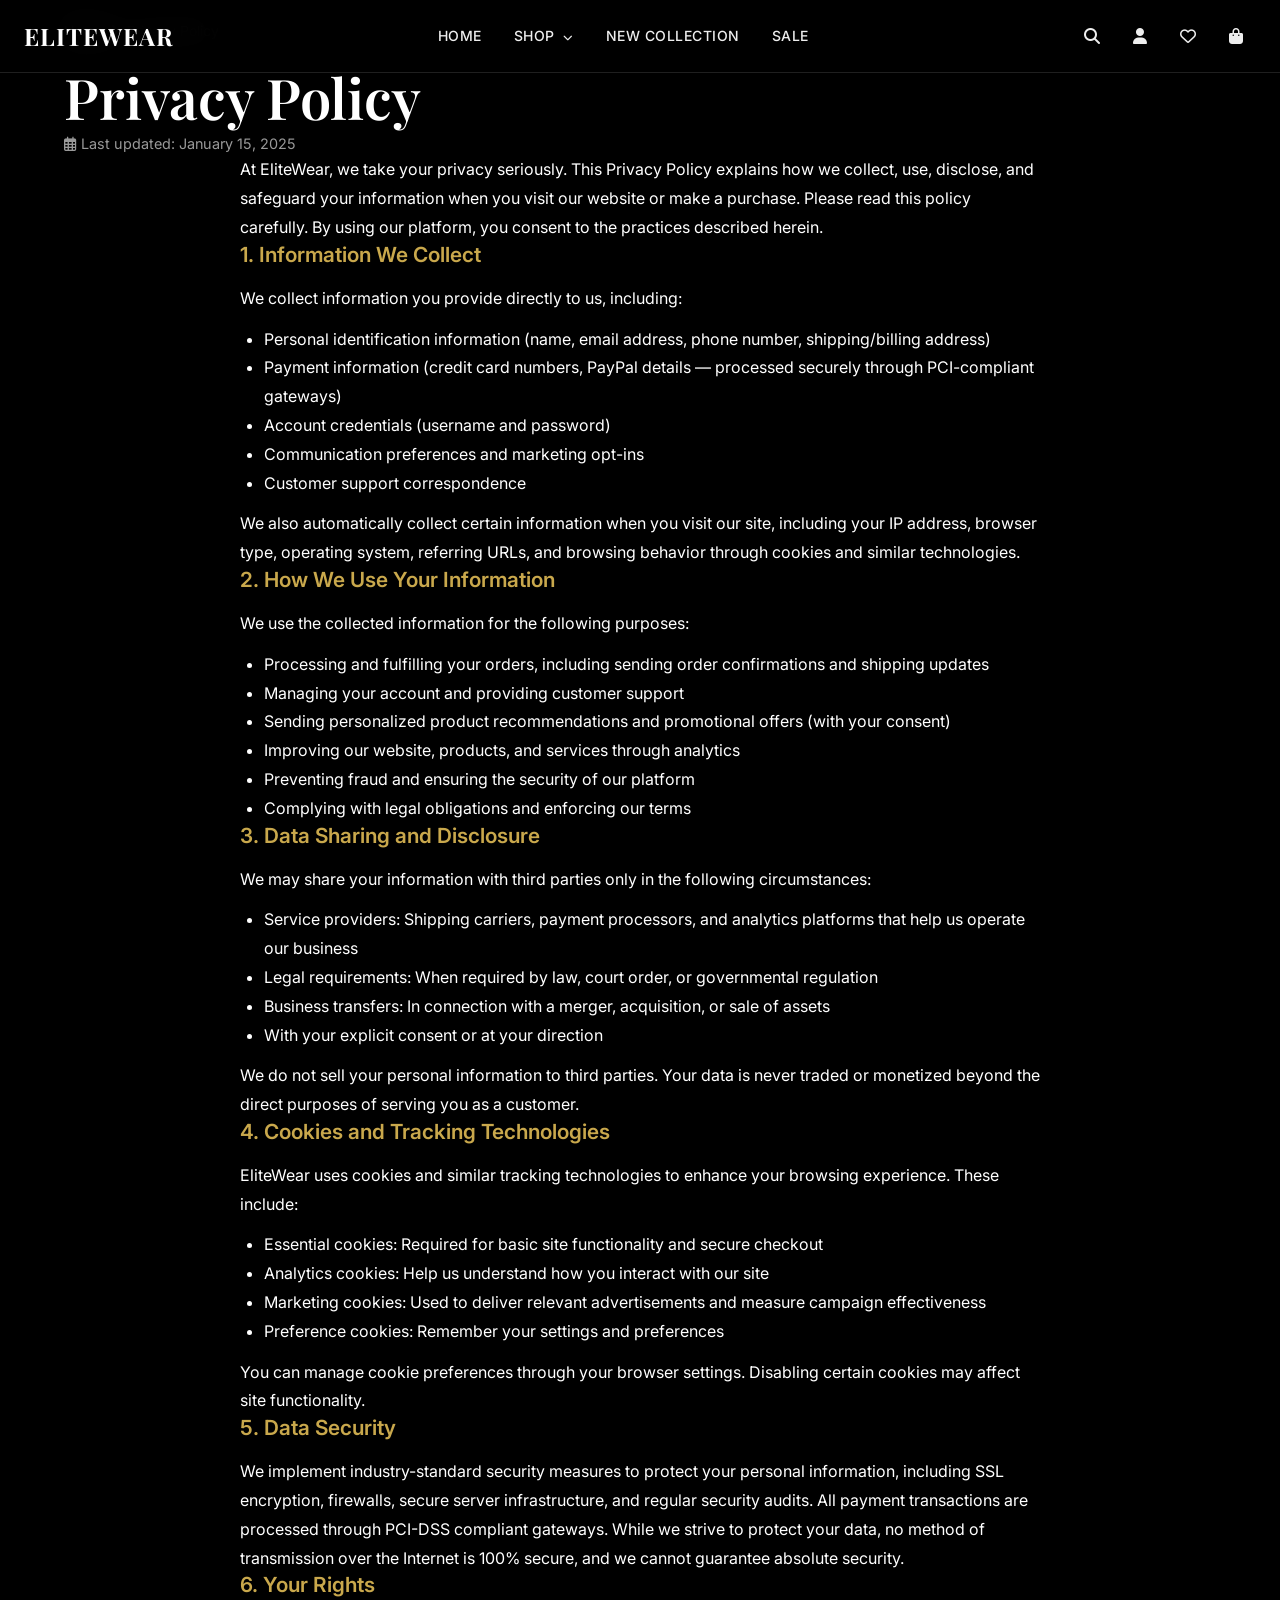
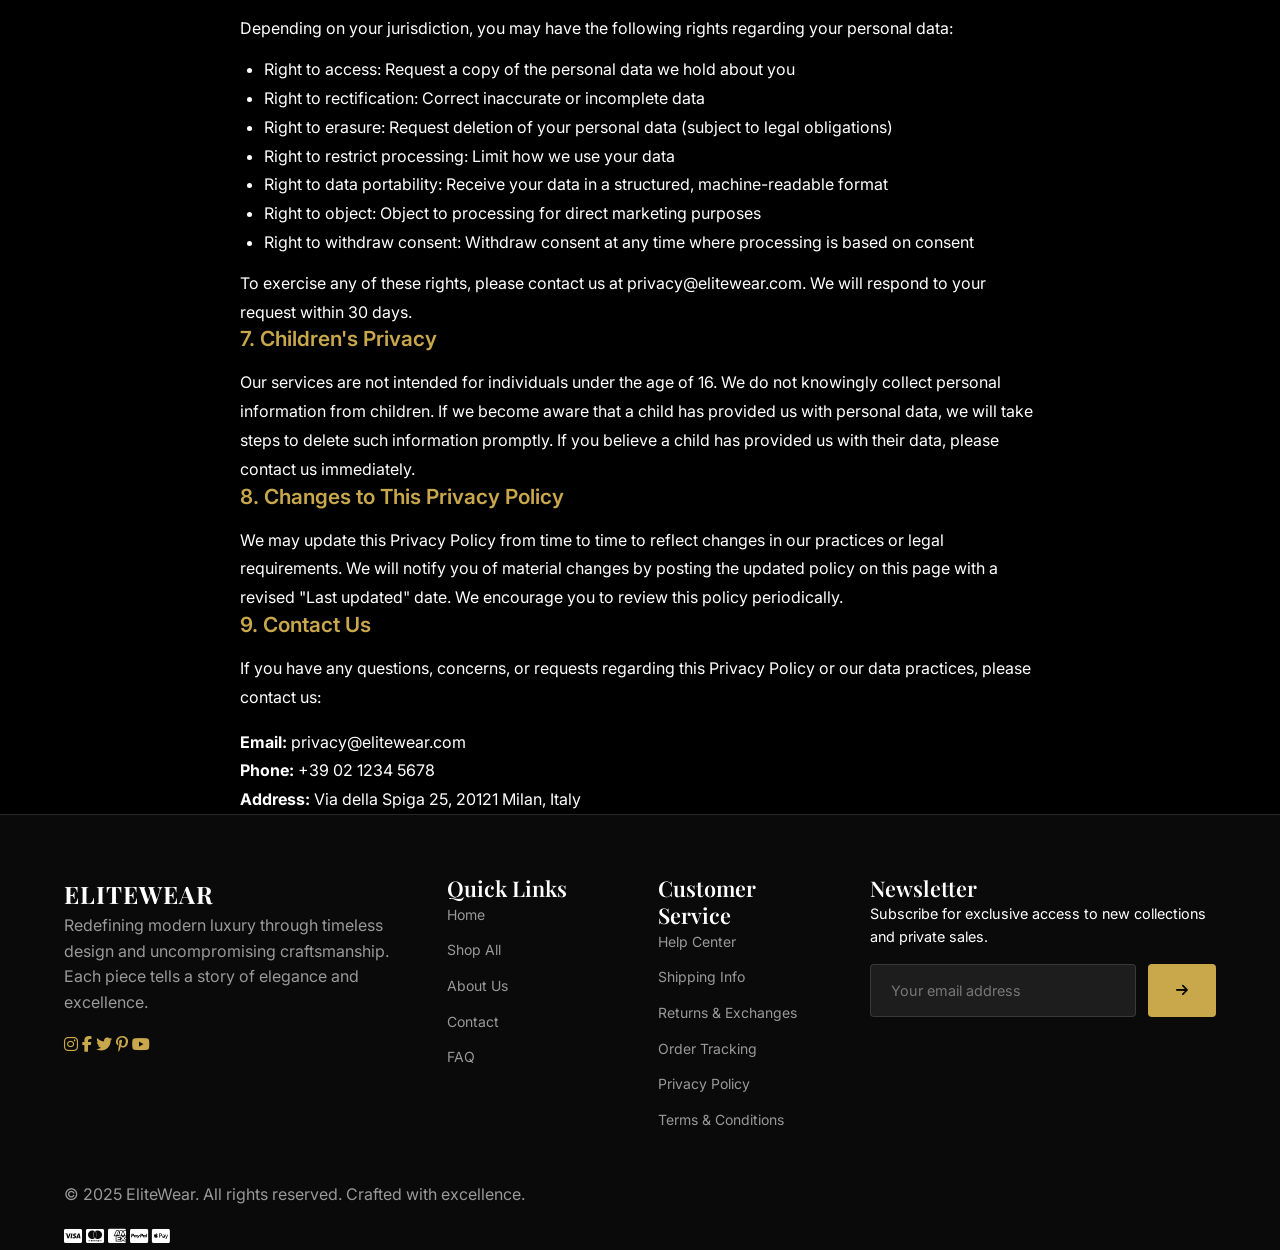
<file: privacy.html>
<!DOCTYPE html>
<html lang="en">
<head>
  <meta charset="UTF-8">
  <meta name="viewport" content="width=device-width, initial-scale=1.0">
  <meta name="description" content="EliteWear Privacy Policy. Learn how we collect, use, and protect your personal information.">
  <meta name="keywords" content="privacy policy, data protection, elitewear privacy, GDPR, personal information">
  <meta property="og:title" content="Privacy Policy | EliteWear">
  <meta property="og:description" content="Learn how EliteWear collects, uses, and protects your personal information.">
  <meta property="og:type" content="website">
  <meta property="og:url" content="https://elitewear.com/privacy">
  <meta property="og:image" content="https://elitewear.com/assets/img/og-privacy.jpg">
  <link rel="icon" type="image/svg+xml" href="data:image/svg+xml,%3Csvg xmlns='http://www.w3.org/2000/svg' viewBox='0 0 32 32'%3E%3Ctext y='28' font-size='28'%3E%E2%9C%A6%3C/text%3E%3C/svg%3E">
  <title>Privacy Policy | EliteWear</title>
  <link rel="preconnect" href="https://fonts.googleapis.com">
  <link rel="preconnect" href="https://fonts.gstatic.com" crossorigin>
  <link href="https://fonts.googleapis.com/css2?family=Inter:wght@300;400;500;600;700&family=Playfair+Display:wght@400;500;600;700&display=swap" rel="stylesheet">
  <link rel="stylesheet" href="https://cdnjs.cloudflare.com/ajax/libs/font-awesome/6.5.0/css/all.min.css">
  <link rel="stylesheet" href="assets/css/style.css">
  <link rel="stylesheet" href="assets/css/responsive.css">
  <link rel="stylesheet" href="assets/css/animations.css">
</head>
<body>
  <header class="header" role="banner">
    <div class="header-inner">
      <a href="index.html" class="logo" aria-label="EliteWear Home">EliteWear</a>
      <nav class="nav" role="navigation" aria-label="Main navigation">
        <a href="index.html" class="nav-link">Home</a>
        <div class="nav-dropdown">
          <a href="shop.html" class="nav-link">Shop <i class="fas fa-chevron-down" style="font-size:0.6rem;margin-left:4px"></i></a>
          <div class="nav-dropdown-menu">
            <a href="shop.html?category=men" class="nav-dropdown-item">Men</a>
            <a href="shop.html?category=women" class="nav-dropdown-item">Women</a>
            <a href="shop.html?category=kids" class="nav-dropdown-item">Kids</a>
            <a href="shop.html?filter=new" class="nav-dropdown-item">New Collection</a>
            <a href="shop.html?filter=trending" class="nav-dropdown-item">Best Sellers</a>
            <a href="shop.html?filter=sale" class="nav-dropdown-item">Sale</a>
          </div>
        </div>
        <a href="shop.html?filter=new" class="nav-link">New Collection</a>
        <a href="shop.html?filter=sale" class="nav-link">Sale</a>
      </nav>
      <div class="nav-actions">
        <button class="nav-action-btn" aria-label="Search"><i class="fas fa-search"></i></button>
        <a href="dashboard.html" class="nav-action-btn" id="userIcon" aria-label="User account"><i class="fas fa-user"></i></a>
        <a href="wishlist.html" class="nav-action-btn" aria-label="Wishlist"><i class="far fa-heart"></i><span class="badge wishlist-badge">0</span></a>
        <a href="cart.html" class="nav-action-btn" aria-label="Shopping cart"><i class="fas fa-shopping-bag"></i><span class="badge cart-badge">0</span></a>
        <button class="hamburger" aria-label="Toggle menu" aria-expanded="false">
          <span></span><span></span><span></span>
        </button>
      </div>
    </div>
  </header>

  <div class="mobile-overlay"></div>
  <div class="mobile-menu">
    <a href="index.html" class="nav-link">Home</a>
    <div class="nav-dropdown">
      <a href="shop.html" class="nav-link">Shop <i class="fas fa-chevron-down" style="font-size:0.6rem;margin-left:4px"></i></a>
      <div class="nav-dropdown-menu">
        <a href="shop.html?category=men" class="nav-dropdown-item">Men</a>
        <a href="shop.html?category=women" class="nav-dropdown-item">Women</a>
        <a href="shop.html?category=kids" class="nav-dropdown-item">Kids</a>
        <a href="shop.html?filter=new" class="nav-dropdown-item">New Collection</a>
        <a href="shop.html?filter=trending" class="nav-dropdown-item">Best Sellers</a>
        <a href="shop.html?filter=sale" class="nav-dropdown-item">Sale</a>
      </div>
    </div>
    <a href="shop.html?filter=new" class="nav-link">New Collection</a>
    <a href="shop.html?filter=sale" class="nav-link">Sale</a>
  </div>

  <main role="main">
    <div class="breadcrumb">
      <div class="container">
        <div class="breadcrumb-inner">
          <a href="index.html">Home</a>
          <span class="breadcrumb-sep"><i class="fas fa-chevron-right"></i></span>
          <span>Privacy Policy</span>
        </div>
      </div>
    </div>

    <section class="hero-section">
      <div class="container">
        <h1 class="hero-title reveal">Privacy Policy</h1>
        <div class="gold-divider"></div>
        <p class="hero-subtitle reveal reveal-delay-1" style="font-size:0.9rem;"><i class="far fa-calendar-alt"></i> Last updated: January 15, 2025</p>
      </div>
    </section>

    <section class="section" style="padding-top:0;">
      <div class="container">
        <div class="legal-content" style="max-width:800px;margin:0 auto;">
          <div class="glass-card mb-32 reveal">
            <p style="color:var(--gray);line-height:1.8;">At EliteWear, we take your privacy seriously. This Privacy Policy explains how we collect, use, disclose, and safeguard your information when you visit our website or make a purchase. Please read this policy carefully. By using our platform, you consent to the practices described herein.</p>
          </div>

          <div class="glass-card mb-24 reveal">
            <h2 style="font-family:var(--font-display);font-size:1.3rem;color:var(--gold);margin-bottom:16px;">1. Information We Collect</h2>
            <p style="color:var(--gray);line-height:1.8;margin-bottom:12px;">We collect information you provide directly to us, including:</p>
            <ul style="color:var(--gray);line-height:1.8;padding-left:24px;list-style:disc;">
              <li>Personal identification information (name, email address, phone number, shipping/billing address)</li>
              <li>Payment information (credit card numbers, PayPal details — processed securely through PCI-compliant gateways)</li>
              <li>Account credentials (username and password)</li>
              <li>Communication preferences and marketing opt-ins</li>
              <li>Customer support correspondence</li>
            </ul>
            <p style="color:var(--gray);line-height:1.8;margin-top:12px;">We also automatically collect certain information when you visit our site, including your IP address, browser type, operating system, referring URLs, and browsing behavior through cookies and similar technologies.</p>
          </div>

          <div class="glass-card mb-24 reveal">
            <h2 style="font-family:var(--font-display);font-size:1.3rem;color:var(--gold);margin-bottom:16px;">2. How We Use Your Information</h2>
            <p style="color:var(--gray);line-height:1.8;margin-bottom:12px;">We use the collected information for the following purposes:</p>
            <ul style="color:var(--gray);line-height:1.8;padding-left:24px;list-style:disc;">
              <li>Processing and fulfilling your orders, including sending order confirmations and shipping updates</li>
              <li>Managing your account and providing customer support</li>
              <li>Sending personalized product recommendations and promotional offers (with your consent)</li>
              <li>Improving our website, products, and services through analytics</li>
              <li>Preventing fraud and ensuring the security of our platform</li>
              <li>Complying with legal obligations and enforcing our terms</li>
            </ul>
          </div>

          <div class="glass-card mb-24 reveal">
            <h2 style="font-family:var(--font-display);font-size:1.3rem;color:var(--gold);margin-bottom:16px;">3. Data Sharing and Disclosure</h2>
            <p style="color:var(--gray);line-height:1.8;margin-bottom:12px;">We may share your information with third parties only in the following circumstances:</p>
            <ul style="color:var(--gray);line-height:1.8;padding-left:24px;list-style:disc;">
              <li>Service providers: Shipping carriers, payment processors, and analytics platforms that help us operate our business</li>
              <li>Legal requirements: When required by law, court order, or governmental regulation</li>
              <li>Business transfers: In connection with a merger, acquisition, or sale of assets</li>
              <li>With your explicit consent or at your direction</li>
            </ul>
            <p style="color:var(--gray);line-height:1.8;margin-top:12px;">We do not sell your personal information to third parties. Your data is never traded or monetized beyond the direct purposes of serving you as a customer.</p>
          </div>

          <div class="glass-card mb-24 reveal">
            <h2 style="font-family:var(--font-display);font-size:1.3rem;color:var(--gold);margin-bottom:16px;">4. Cookies and Tracking Technologies</h2>
            <p style="color:var(--gray);line-height:1.8;margin-bottom:12px;">EliteWear uses cookies and similar tracking technologies to enhance your browsing experience. These include:</p>
            <ul style="color:var(--gray);line-height:1.8;padding-left:24px;list-style:disc;">
              <li>Essential cookies: Required for basic site functionality and secure checkout</li>
              <li>Analytics cookies: Help us understand how you interact with our site</li>
              <li>Marketing cookies: Used to deliver relevant advertisements and measure campaign effectiveness</li>
              <li>Preference cookies: Remember your settings and preferences</li>
            </ul>
            <p style="color:var(--gray);line-height:1.8;margin-top:12px;">You can manage cookie preferences through your browser settings. Disabling certain cookies may affect site functionality.</p>
          </div>

          <div class="glass-card mb-24 reveal">
            <h2 style="font-family:var(--font-display);font-size:1.3rem;color:var(--gold);margin-bottom:16px;">5. Data Security</h2>
            <p style="color:var(--gray);line-height:1.8;">We implement industry-standard security measures to protect your personal information, including SSL encryption, firewalls, secure server infrastructure, and regular security audits. All payment transactions are processed through PCI-DSS compliant gateways. While we strive to protect your data, no method of transmission over the Internet is 100% secure, and we cannot guarantee absolute security.</p>
          </div>

          <div class="glass-card mb-24 reveal">
            <h2 style="font-family:var(--font-display);font-size:1.3rem;color:var(--gold);margin-bottom:16px;">6. Your Rights</h2>
            <p style="color:var(--gray);line-height:1.8;margin-bottom:12px;">Depending on your jurisdiction, you may have the following rights regarding your personal data:</p>
            <ul style="color:var(--gray);line-height:1.8;padding-left:24px;list-style:disc;">
              <li>Right to access: Request a copy of the personal data we hold about you</li>
              <li>Right to rectification: Correct inaccurate or incomplete data</li>
              <li>Right to erasure: Request deletion of your personal data (subject to legal obligations)</li>
              <li>Right to restrict processing: Limit how we use your data</li>
              <li>Right to data portability: Receive your data in a structured, machine-readable format</li>
              <li>Right to object: Object to processing for direct marketing purposes</li>
              <li>Right to withdraw consent: Withdraw consent at any time where processing is based on consent</li>
            </ul>
            <p style="color:var(--gray);line-height:1.8;margin-top:12px;">To exercise any of these rights, please contact us at privacy@elitewear.com. We will respond to your request within 30 days.</p>
          </div>

          <div class="glass-card mb-24 reveal">
            <h2 style="font-family:var(--font-display);font-size:1.3rem;color:var(--gold);margin-bottom:16px;">7. Children's Privacy</h2>
            <p style="color:var(--gray);line-height:1.8;">Our services are not intended for individuals under the age of 16. We do not knowingly collect personal information from children. If we become aware that a child has provided us with personal data, we will take steps to delete such information promptly. If you believe a child has provided us with their data, please contact us immediately.</p>
          </div>

          <div class="glass-card mb-24 reveal">
            <h2 style="font-family:var(--font-display);font-size:1.3rem;color:var(--gold);margin-bottom:16px;">8. Changes to This Privacy Policy</h2>
            <p style="color:var(--gray);line-height:1.8;">We may update this Privacy Policy from time to time to reflect changes in our practices or legal requirements. We will notify you of material changes by posting the updated policy on this page with a revised "Last updated" date. We encourage you to review this policy periodically.</p>
          </div>

          <div class="glass-card mb-24 reveal">
            <h2 style="font-family:var(--font-display);font-size:1.3rem;color:var(--gold);margin-bottom:16px;">9. Contact Us</h2>
            <p style="color:var(--gray);line-height:1.8;">If you have any questions, concerns, or requests regarding this Privacy Policy or our data practices, please contact us:</p>
            <p style="color:var(--gray);line-height:1.8;margin-top:12px;">
              <strong>Email:</strong> privacy@elitewear.com<br>
              <strong>Phone:</strong> +39 02 1234 5678<br>
              <strong>Address:</strong> Via della Spiga 25, 20121 Milan, Italy
            </p>
          </div>
        </div>
      </div>
    </section>
  </main>

  <footer class="footer" role="contentinfo">
    <div class="container">
      <div class="footer-grid">
        <div class="footer-brand">
          <a href="index.html" class="logo">EliteWear</a>
          <p>Redefining modern luxury through timeless design and uncompromising craftsmanship. Each piece tells a story of elegance and excellence.</p>
          <div class="social-links">
            <a href="#" class="social-link" aria-label="Instagram"><i class="fab fa-instagram"></i></a>
            <a href="#" class="social-link" aria-label="Facebook"><i class="fab fa-facebook-f"></i></a>
            <a href="#" class="social-link" aria-label="Twitter"><i class="fab fa-twitter"></i></a>
            <a href="#" class="social-link" aria-label="Pinterest"><i class="fab fa-pinterest-p"></i></a>
            <a href="#" class="social-link" aria-label="YouTube"><i class="fab fa-youtube"></i></a>
          </div>
        </div>
        <div>
          <h4 class="footer-title">Quick Links</h4>
          <ul class="footer-links">
            <li><a href="index.html">Home</a></li>
            <li><a href="shop.html">Shop All</a></li>
            <li><a href="about.html">About Us</a></li>
            <li><a href="contact.html">Contact</a></li>
            <li><a href="faq.html">FAQ</a></li>
          </ul>
        </div>
        <div>
          <h4 class="footer-title">Customer Service</h4>
          <ul class="footer-links">
            <li><a href="contact.html">Help Center</a></li>
            <li><a href="faq.html">Shipping Info</a></li>
            <li><a href="faq.html">Returns & Exchanges</a></li>
            <li><a href="faq.html">Order Tracking</a></li>
            <li><a href="privacy.html">Privacy Policy</a></li>
            <li><a href="terms.html">Terms & Conditions</a></li>
          </ul>
        </div>
        <div>
          <h4 class="footer-title">Newsletter</h4>
          <p style="color:var(--gray);font-size:0.9rem;">Subscribe for exclusive access to new collections and private sales.</p>
          <form class="newsletter-form" onsubmit="event.preventDefault();main.showToast('Subscribed successfully!','success');">
            <input type="email" placeholder="Your email address" aria-label="Email for newsletter" required>
            <button type="submit"><i class="fas fa-arrow-right"></i></button>
          </form>
        </div>
      </div>
      <div class="footer-bottom">
        <p>&copy; 2025 EliteWear. All rights reserved. Crafted with excellence.</p>
        <div class="payment-icons">
          <i class="fab fa-cc-visa" aria-label="Visa"></i>
          <i class="fab fa-cc-mastercard" aria-label="Mastercard"></i>
          <i class="fab fa-cc-amex" aria-label="American Express"></i>
          <i class="fab fa-cc-paypal" aria-label="PayPal"></i>
          <i class="fab fa-cc-apple-pay" aria-label="Apple Pay"></i>
        </div>
      </div>
    </div>
  </footer>

  <div class="toast-container" id="toastContainer"></div>

  <script src="assets/js/products.js"></script>
  <script src="assets/js/cart.js"></script>
  <script src="assets/js/wishlist.js"></script>
  <script src="assets/js/auth.js"></script>
  <script src="assets/js/main.js"></script>
</body>
</html>
</file>
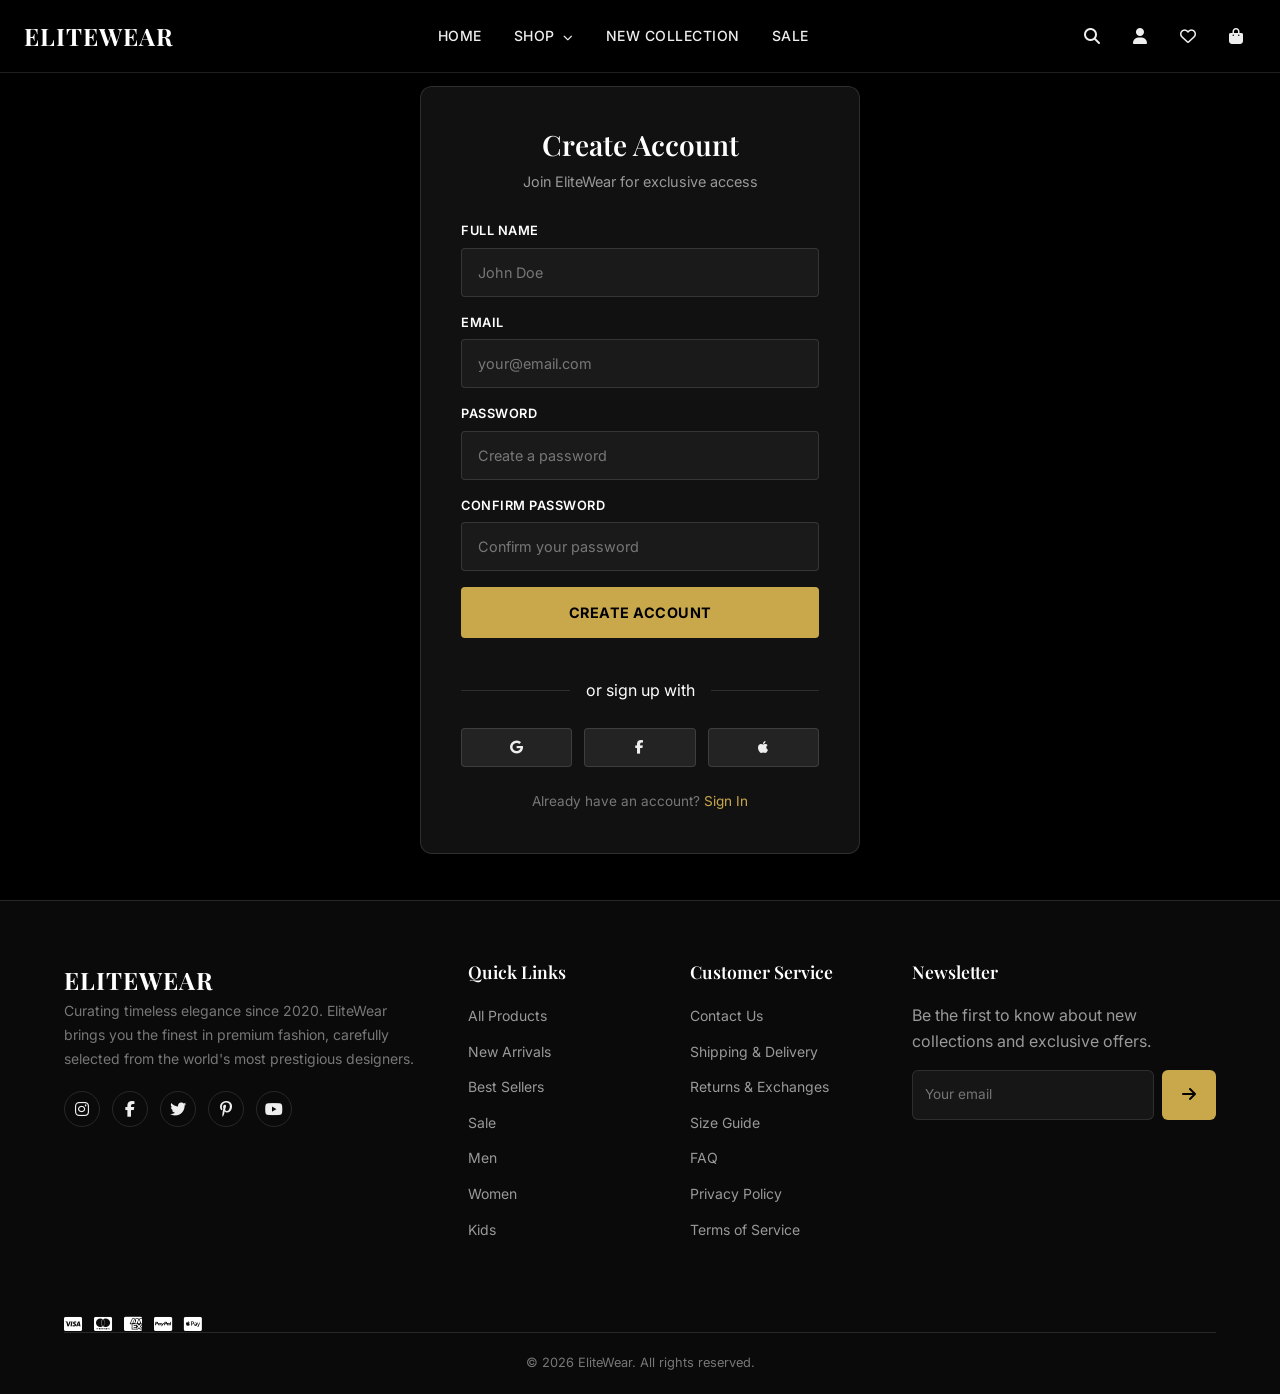
<file: register.html>
﻿<!DOCTYPE html>
<html lang="en">
<head>
  <meta charset="UTF-8">
  <meta name="viewport" content="width=device-width, initial-scale=1.0">
  <meta name="description" content="Create your EliteWear account for exclusive access to premium fashion collections and personalized style recommendations.">
  <meta name="keywords" content="register, sign up, create account, EliteWear, luxury fashion">
  <meta property="og:title" content="Create Account - EliteWear">
  <meta property="og:description" content="Join EliteWear for exclusive access.">
  <meta property="og:type" content="website">
  <meta property="og:url" content="https://elitewear.com/register">
  <meta property="og:image" content="https://elitewear.com/og-image.jpg">
  <link rel="icon" href="data:image/svg+xml,<svg xmlns='http://www.w3.org/2000/svg' viewBox='0 0 100 100'><text y='.9em' font-size='90' fill='%23D4AF37'>E</text></svg>">
  <link rel="preconnect" href="https://fonts.googleapis.com">
  <link rel="preconnect" href="https://fonts.gstatic.com" crossorigin>
  <link href="https://fonts.googleapis.com/css2?family=Playfair+Display:wght@400;500;600;700&family=Inter:wght@300;400;500;600;700&display=swap" rel="stylesheet">
  <link rel="stylesheet" href="https://cdnjs.cloudflare.com/ajax/libs/font-awesome/6.5.0/css/all.min.css" crossorigin="anonymous">
  <link rel="stylesheet" href="assets/css/style.css">
  <link rel="stylesheet" href="assets/css/responsive.css">
  <link rel="stylesheet" href="assets/css/animations.css">
  <title>Create Account - EliteWear</title>
</head>
<body>
  <header class="header" role="banner">
    <div class="header-inner">
      <a href="index.html" class="logo" aria-label="EliteWear Home">EliteWear</a>
      <nav class="nav" role="navigation" aria-label="Main navigation">
        <a href="index.html" class="nav-link">Home</a>
        <div class="nav-dropdown">
          <a href="shop.html" class="nav-link">Shop <i class="fas fa-chevron-down" style="font-size:0.6rem;margin-left:4px"></i></a>
          <div class="nav-dropdown-menu">
            <a href="shop.html?category=men" class="nav-dropdown-item">Men</a>
            <a href="shop.html?category=women" class="nav-dropdown-item">Women</a>
            <a href="shop.html?category=kids" class="nav-dropdown-item">Kids</a>
            <a href="shop.html?filter=new" class="nav-dropdown-item">New Collection</a>
            <a href="shop.html?filter=trending" class="nav-dropdown-item">Best Sellers</a>
            <a href="shop.html?filter=sale" class="nav-dropdown-item">Sale</a>
          </div>
        </div>
        <a href="shop.html?filter=new" class="nav-link">New Collection</a>
        <a href="shop.html?filter=sale" class="nav-link">Sale</a>
      </nav>
      <div class="nav-actions">
        <button class="nav-action-btn" aria-label="Search"><i class="fas fa-search"></i></button>
        <a href="login.html" class="nav-action-btn" id="userIcon" aria-label="User account"><i class="fas fa-user"></i></a>
        <a href="wishlist.html" class="nav-action-btn" aria-label="Wishlist"><i class="far fa-heart"></i><span class="badge wishlist-badge">0</span></a>
        <a href="cart.html" class="nav-action-btn" aria-label="Shopping cart"><i class="fas fa-shopping-bag"></i><span class="badge cart-badge">0</span></a>
        <button class="hamburger" aria-label="Toggle menu" aria-expanded="false">
          <span></span><span></span><span></span>
        </button>
      </div>
    </div>
  </header>

  <div class="mobile-overlay"></div>
  <div class="mobile-menu">
    <a href="index.html" class="nav-link">Home</a>
    <div class="nav-dropdown">
      <a href="shop.html" class="nav-link">Shop <i class="fas fa-chevron-down" style="font-size:0.6rem;margin-left:4px"></i></a>
      <div class="nav-dropdown-menu">
        <a href="shop.html?category=men" class="nav-dropdown-item">Men</a>
        <a href="shop.html?category=women" class="nav-dropdown-item">Women</a>
        <a href="shop.html?category=kids" class="nav-dropdown-item">Kids</a>
        <a href="shop.html?filter=new" class="nav-dropdown-item">New Collection</a>
        <a href="shop.html?filter=trending" class="nav-dropdown-item">Best Sellers</a>
        <a href="shop.html?filter=sale" class="nav-dropdown-item">Sale</a>
      </div>
    </div>
    <a href="shop.html?filter=new" class="nav-link">New Collection</a>
    <a href="shop.html?filter=sale" class="nav-link">Sale</a>
  </div>

  <main role="main">
    <section class="auth-section">
      <div class="auth-container" id="authContainer"></div>
    </section>
  </main>

  <footer class="footer" role="contentinfo">
    <div class="container">
      <div class="footer-grid">
        <div>
          <a href="index.html" class="logo">EliteWear</a>
          <p class="footer-brand-desc">Curating timeless elegance since 2020. EliteWear brings you the finest in premium fashion, carefully selected from the world's most prestigious designers.</p>
          <div class="footer-social">
            <a href="#" aria-label="Instagram"><i class="fab fa-instagram"></i></a>
            <a href="#" aria-label="Facebook"><i class="fab fa-facebook-f"></i></a>
            <a href="#" aria-label="Twitter"><i class="fab fa-twitter"></i></a>
            <a href="#" aria-label="Pinterest"><i class="fab fa-pinterest-p"></i></a>
            <a href="#" aria-label="YouTube"><i class="fab fa-youtube"></i></a>
          </div>
        </div>
        <div>
          <h4 class="footer-heading">Quick Links</h4>
          <ul class="footer-links">
            <li><a href="shop.html">All Products</a></li>
            <li><a href="shop.html?filter=new">New Arrivals</a></li>
            <li><a href="shop.html?filter=trending">Best Sellers</a></li>
            <li><a href="shop.html?filter=sale">Sale</a></li>
            <li><a href="shop.html?category=men">Men</a></li>
            <li><a href="shop.html?category=women">Women</a></li>
            <li><a href="shop.html?category=kids">Kids</a></li>
          </ul>
        </div>
        <div>
          <h4 class="footer-heading">Customer Service</h4>
          <ul class="footer-links">
            <li><a href="contact.html">Contact Us</a></li>
            <li><a href="#">Shipping & Delivery</a></li>
            <li><a href="#">Returns & Exchanges</a></li>
            <li><a href="#">Size Guide</a></li>
            <li><a href="faq.html">FAQ</a></li>
            <li><a href="privacy.html">Privacy Policy</a></li>
            <li><a href="terms.html">Terms of Service</a></li>
          </ul>
        </div>
        <div>
          <h4 class="footer-heading">Newsletter</h4>
          <p>Be the first to know about new collections and exclusive offers.</p>
          <form style="display:flex;gap:8px;margin-top:12px" onsubmit="event.preventDefault();alert('Thank you for subscribing!');this.reset()">
            <input type="email" placeholder="Your email" style="flex:1;padding:12px;background:rgba(255,255,255,0.05);border:1px solid rgba(255,255,255,0.1);border-radius:6px;color:var(--white);font-size:0.85rem" required aria-label="Email for footer newsletter">
            <button type="submit" style="padding:12px 20px;background:var(--gold);color:var(--black);border:none;border-radius:6px;font-weight:600"><i class="fas fa-arrow-right"></i></button>
          </form>
        </div>
      </div>
      <div class="footer-payment">
        <div class="footer-payment-icons">
          <i class="fab fa-cc-visa" title="Visa"></i>
          <i class="fab fa-cc-mastercard" title="Mastercard"></i>
          <i class="fab fa-cc-amex" title="American Express"></i>
          <i class="fab fa-cc-paypal" title="PayPal"></i>
          <i class="fab fa-cc-apple-pay" title="Apple Pay"></i>
        </div>
        <p class="footer-copyright">&copy; 2026 EliteWear. All rights reserved.</p>
      </div>
    </div>
  </footer>

  <script src="assets/js/products.js"></script>
  <script src="assets/js/cart.js"></script>
  <script src="assets/js/wishlist.js"></script>
  <script src="assets/js/auth.js"></script>
  <script src="assets/js/main.js"></script>
</body>
</html>
</file>
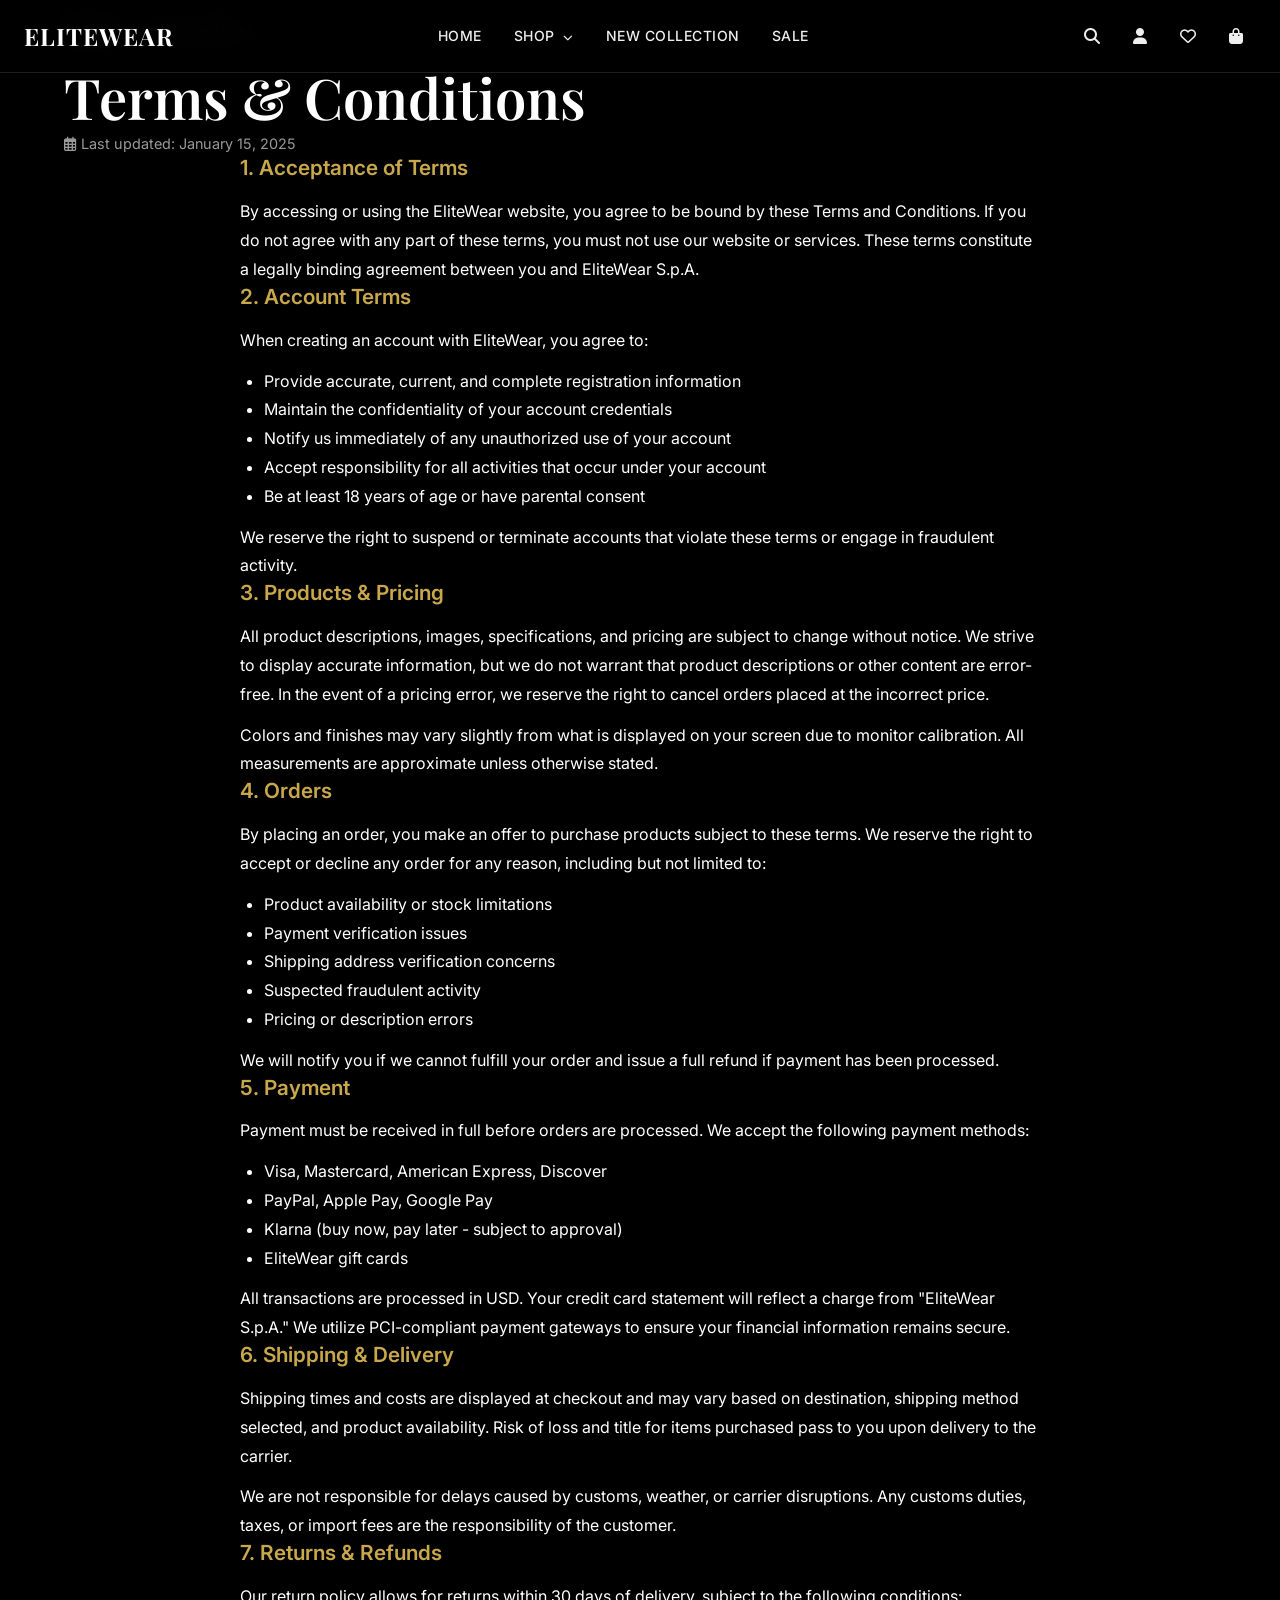
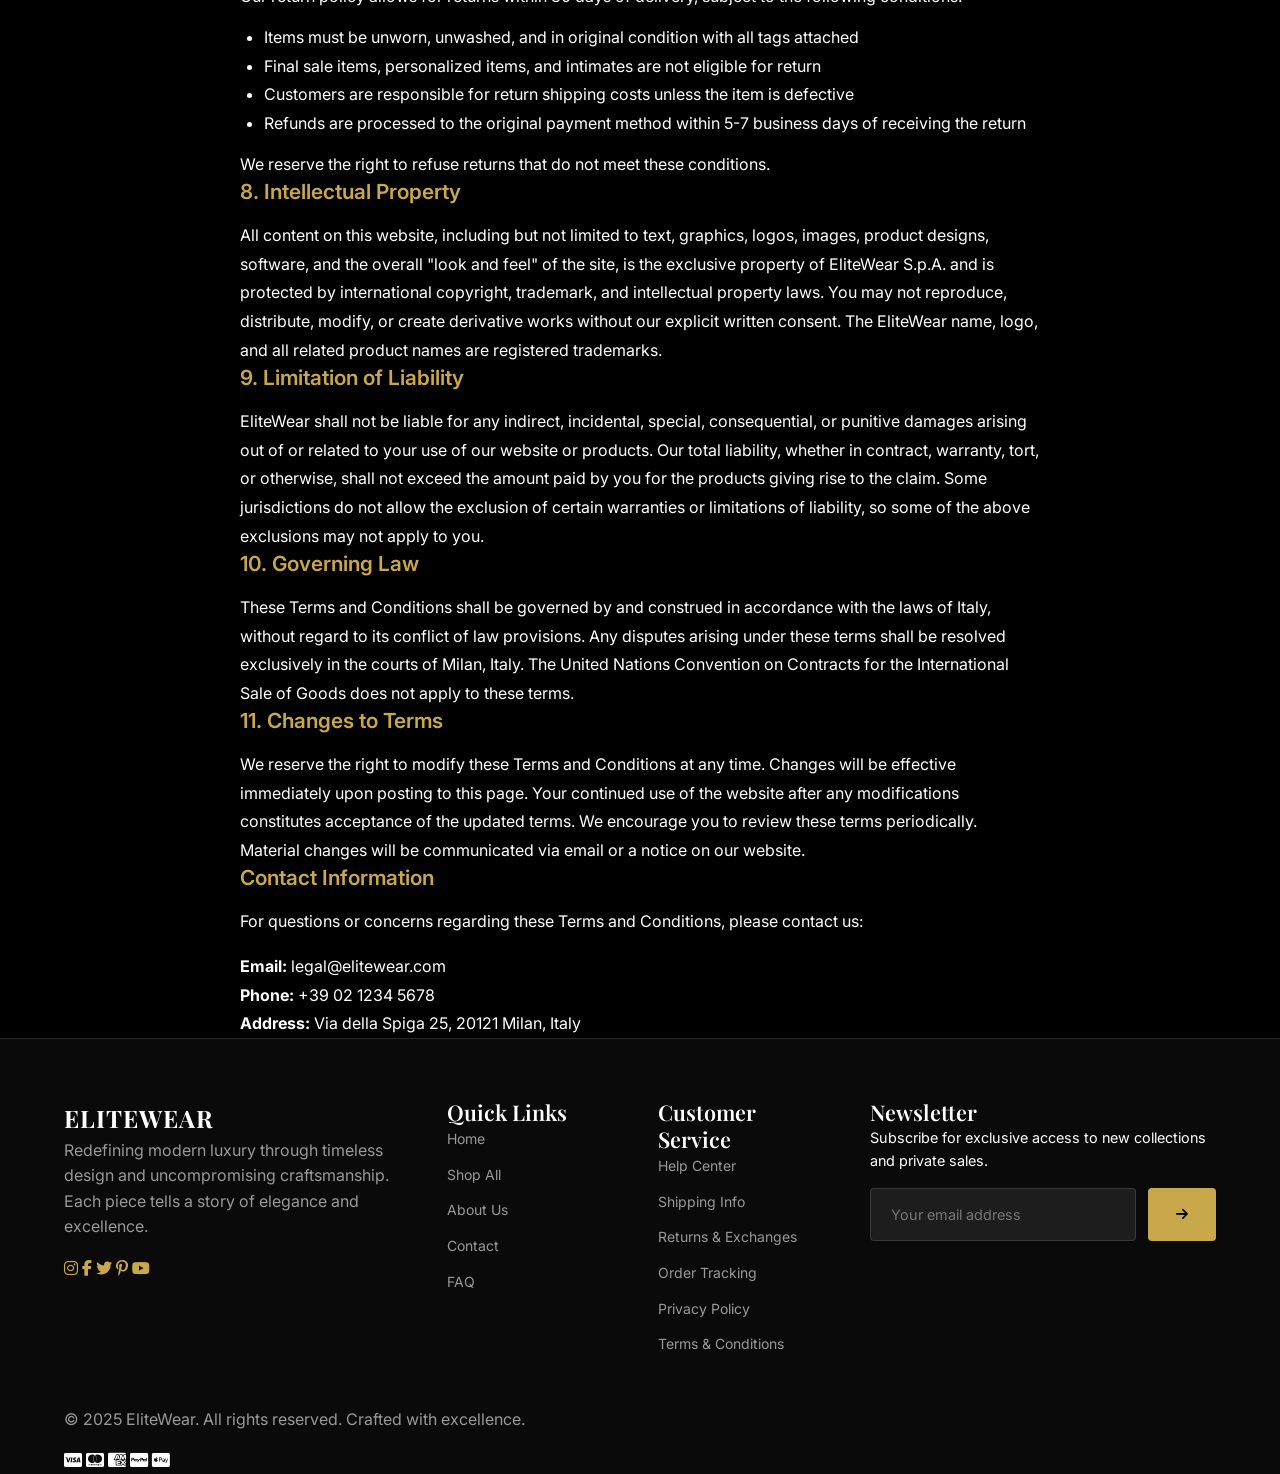
<file: terms.html>
<!DOCTYPE html>
<html lang="en">
<head>
  <meta charset="UTF-8">
  <meta name="viewport" content="width=device-width, initial-scale=1.0">
  <meta name="description" content="EliteWear Terms and Conditions. Understand the terms governing your use of our platform and purchases.">
  <meta name="keywords" content="terms and conditions, elitewear terms, legal, user agreement, purchase terms">
  <meta property="og:title" content="Terms & Conditions | EliteWear">
  <meta property="og:description" content="Understand the terms governing your use of EliteWear and your purchases.">
  <meta property="og:type" content="website">
  <meta property="og:url" content="https://elitewear.com/terms">
  <meta property="og:image" content="https://elitewear.com/assets/img/og-terms.jpg">
  <link rel="icon" type="image/svg+xml" href="data:image/svg+xml,%3Csvg xmlns='http://www.w3.org/2000/svg' viewBox='0 0 32 32'%3E%3Ctext y='28' font-size='28'%3E%E2%9C%A6%3C/text%3E%3C/svg%3E">
  <title>Terms & Conditions | EliteWear</title>
  <link rel="preconnect" href="https://fonts.googleapis.com">
  <link rel="preconnect" href="https://fonts.gstatic.com" crossorigin>
  <link href="https://fonts.googleapis.com/css2?family=Inter:wght@300;400;500;600;700&family=Playfair+Display:wght@400;500;600;700&display=swap" rel="stylesheet">
  <link rel="stylesheet" href="https://cdnjs.cloudflare.com/ajax/libs/font-awesome/6.5.0/css/all.min.css">
  <link rel="stylesheet" href="assets/css/style.css">
  <link rel="stylesheet" href="assets/css/responsive.css">
  <link rel="stylesheet" href="assets/css/animations.css">
</head>
<body>
  <header class="header" role="banner">
    <div class="header-inner">
      <a href="index.html" class="logo" aria-label="EliteWear Home">EliteWear</a>
      <nav class="nav" role="navigation" aria-label="Main navigation">
        <a href="index.html" class="nav-link">Home</a>
        <div class="nav-dropdown">
          <a href="shop.html" class="nav-link">Shop <i class="fas fa-chevron-down" style="font-size:0.6rem;margin-left:4px"></i></a>
          <div class="nav-dropdown-menu">
            <a href="shop.html?category=men" class="nav-dropdown-item">Men</a>
            <a href="shop.html?category=women" class="nav-dropdown-item">Women</a>
            <a href="shop.html?category=kids" class="nav-dropdown-item">Kids</a>
            <a href="shop.html?filter=new" class="nav-dropdown-item">New Collection</a>
            <a href="shop.html?filter=trending" class="nav-dropdown-item">Best Sellers</a>
            <a href="shop.html?filter=sale" class="nav-dropdown-item">Sale</a>
          </div>
        </div>
        <a href="shop.html?filter=new" class="nav-link">New Collection</a>
        <a href="shop.html?filter=sale" class="nav-link">Sale</a>
      </nav>
      <div class="nav-actions">
        <button class="nav-action-btn" aria-label="Search"><i class="fas fa-search"></i></button>
        <a href="dashboard.html" class="nav-action-btn" id="userIcon" aria-label="User account"><i class="fas fa-user"></i></a>
        <a href="wishlist.html" class="nav-action-btn" aria-label="Wishlist"><i class="far fa-heart"></i><span class="badge wishlist-badge">0</span></a>
        <a href="cart.html" class="nav-action-btn" aria-label="Shopping cart"><i class="fas fa-shopping-bag"></i><span class="badge cart-badge">0</span></a>
        <button class="hamburger" aria-label="Toggle menu" aria-expanded="false">
          <span></span><span></span><span></span>
        </button>
      </div>
    </div>
  </header>

  <div class="mobile-overlay"></div>
  <div class="mobile-menu">
    <a href="index.html" class="nav-link">Home</a>
    <div class="nav-dropdown">
      <a href="shop.html" class="nav-link">Shop <i class="fas fa-chevron-down" style="font-size:0.6rem;margin-left:4px"></i></a>
      <div class="nav-dropdown-menu">
        <a href="shop.html?category=men" class="nav-dropdown-item">Men</a>
        <a href="shop.html?category=women" class="nav-dropdown-item">Women</a>
        <a href="shop.html?category=kids" class="nav-dropdown-item">Kids</a>
        <a href="shop.html?filter=new" class="nav-dropdown-item">New Collection</a>
        <a href="shop.html?filter=trending" class="nav-dropdown-item">Best Sellers</a>
        <a href="shop.html?filter=sale" class="nav-dropdown-item">Sale</a>
      </div>
    </div>
    <a href="shop.html?filter=new" class="nav-link">New Collection</a>
    <a href="shop.html?filter=sale" class="nav-link">Sale</a>
  </div>

  <main role="main">
    <div class="breadcrumb">
      <div class="container">
        <div class="breadcrumb-inner">
          <a href="index.html">Home</a>
          <span class="breadcrumb-sep"><i class="fas fa-chevron-right"></i></span>
          <span>Terms & Conditions</span>
        </div>
      </div>
    </div>

    <section class="hero-section">
      <div class="container">
        <h1 class="hero-title reveal">Terms & Conditions</h1>
        <div class="gold-divider"></div>
        <p class="hero-subtitle reveal reveal-delay-1" style="font-size:0.9rem;"><i class="far fa-calendar-alt"></i> Last updated: January 15, 2025</p>
      </div>
    </section>

    <section class="section" style="padding-top:0;">
      <div class="container">
        <div class="legal-content" style="max-width:800px;margin:0 auto;">
          <div class="glass-card mb-24 reveal">
            <h2 style="font-family:var(--font-display);font-size:1.3rem;color:var(--gold);margin-bottom:16px;">1. Acceptance of Terms</h2>
            <p style="color:var(--gray);line-height:1.8;">By accessing or using the EliteWear website, you agree to be bound by these Terms and Conditions. If you do not agree with any part of these terms, you must not use our website or services. These terms constitute a legally binding agreement between you and EliteWear S.p.A.</p>
          </div>

          <div class="glass-card mb-24 reveal">
            <h2 style="font-family:var(--font-display);font-size:1.3rem;color:var(--gold);margin-bottom:16px;">2. Account Terms</h2>
            <p style="color:var(--gray);line-height:1.8;margin-bottom:12px;">When creating an account with EliteWear, you agree to:</p>
            <ul style="color:var(--gray);line-height:1.8;padding-left:24px;list-style:disc;">
              <li>Provide accurate, current, and complete registration information</li>
              <li>Maintain the confidentiality of your account credentials</li>
              <li>Notify us immediately of any unauthorized use of your account</li>
              <li>Accept responsibility for all activities that occur under your account</li>
              <li>Be at least 18 years of age or have parental consent</li>
            </ul>
            <p style="color:var(--gray);line-height:1.8;margin-top:12px;">We reserve the right to suspend or terminate accounts that violate these terms or engage in fraudulent activity.</p>
          </div>

          <div class="glass-card mb-24 reveal">
            <h2 style="font-family:var(--font-display);font-size:1.3rem;color:var(--gold);margin-bottom:16px;">3. Products & Pricing</h2>
            <p style="color:var(--gray);line-height:1.8;margin-bottom:12px;">All product descriptions, images, specifications, and pricing are subject to change without notice. We strive to display accurate information, but we do not warrant that product descriptions or other content are error-free. In the event of a pricing error, we reserve the right to cancel orders placed at the incorrect price.</p>
            <p style="color:var(--gray);line-height:1.8;">Colors and finishes may vary slightly from what is displayed on your screen due to monitor calibration. All measurements are approximate unless otherwise stated.</p>
          </div>

          <div class="glass-card mb-24 reveal">
            <h2 style="font-family:var(--font-display);font-size:1.3rem;color:var(--gold);margin-bottom:16px;">4. Orders</h2>
            <p style="color:var(--gray);line-height:1.8;margin-bottom:12px;">By placing an order, you make an offer to purchase products subject to these terms. We reserve the right to accept or decline any order for any reason, including but not limited to:</p>
            <ul style="color:var(--gray);line-height:1.8;padding-left:24px;list-style:disc;">
              <li>Product availability or stock limitations</li>
              <li>Payment verification issues</li>
              <li>Shipping address verification concerns</li>
              <li>Suspected fraudulent activity</li>
              <li>Pricing or description errors</li>
            </ul>
            <p style="color:var(--gray);line-height:1.8;margin-top:12px;">We will notify you if we cannot fulfill your order and issue a full refund if payment has been processed.</p>
          </div>

          <div class="glass-card mb-24 reveal">
            <h2 style="font-family:var(--font-display);font-size:1.3rem;color:var(--gold);margin-bottom:16px;">5. Payment</h2>
            <p style="color:var(--gray);line-height:1.8;margin-bottom:12px;">Payment must be received in full before orders are processed. We accept the following payment methods:</p>
            <ul style="color:var(--gray);line-height:1.8;padding-left:24px;list-style:disc;">
              <li>Visa, Mastercard, American Express, Discover</li>
              <li>PayPal, Apple Pay, Google Pay</li>
              <li>Klarna (buy now, pay later - subject to approval)</li>
              <li>EliteWear gift cards</li>
            </ul>
            <p style="color:var(--gray);line-height:1.8;margin-top:12px;">All transactions are processed in USD. Your credit card statement will reflect a charge from "EliteWear S.p.A." We utilize PCI-compliant payment gateways to ensure your financial information remains secure.</p>
          </div>

          <div class="glass-card mb-24 reveal">
            <h2 style="font-family:var(--font-display);font-size:1.3rem;color:var(--gold);margin-bottom:16px;">6. Shipping & Delivery</h2>
            <p style="color:var(--gray);line-height:1.8;margin-bottom:12px;">Shipping times and costs are displayed at checkout and may vary based on destination, shipping method selected, and product availability. Risk of loss and title for items purchased pass to you upon delivery to the carrier.</p>
            <p style="color:var(--gray);line-height:1.8;">We are not responsible for delays caused by customs, weather, or carrier disruptions. Any customs duties, taxes, or import fees are the responsibility of the customer.</p>
          </div>

          <div class="glass-card mb-24 reveal">
            <h2 style="font-family:var(--font-display);font-size:1.3rem;color:var(--gold);margin-bottom:16px;">7. Returns & Refunds</h2>
            <p style="color:var(--gray);line-height:1.8;margin-bottom:12px;">Our return policy allows for returns within 30 days of delivery, subject to the following conditions:</p>
            <ul style="color:var(--gray);line-height:1.8;padding-left:24px;list-style:disc;">
              <li>Items must be unworn, unwashed, and in original condition with all tags attached</li>
              <li>Final sale items, personalized items, and intimates are not eligible for return</li>
              <li>Customers are responsible for return shipping costs unless the item is defective</li>
              <li>Refunds are processed to the original payment method within 5-7 business days of receiving the return</li>
            </ul>
            <p style="color:var(--gray);line-height:1.8;margin-top:12px;">We reserve the right to refuse returns that do not meet these conditions.</p>
          </div>

          <div class="glass-card mb-24 reveal">
            <h2 style="font-family:var(--font-display);font-size:1.3rem;color:var(--gold);margin-bottom:16px;">8. Intellectual Property</h2>
            <p style="color:var(--gray);line-height:1.8;">All content on this website, including but not limited to text, graphics, logos, images, product designs, software, and the overall "look and feel" of the site, is the exclusive property of EliteWear S.p.A. and is protected by international copyright, trademark, and intellectual property laws. You may not reproduce, distribute, modify, or create derivative works without our explicit written consent. The EliteWear name, logo, and all related product names are registered trademarks.</p>
          </div>

          <div class="glass-card mb-24 reveal">
            <h2 style="font-family:var(--font-display);font-size:1.3rem;color:var(--gold);margin-bottom:16px;">9. Limitation of Liability</h2>
            <p style="color:var(--gray);line-height:1.8;">EliteWear shall not be liable for any indirect, incidental, special, consequential, or punitive damages arising out of or related to your use of our website or products. Our total liability, whether in contract, warranty, tort, or otherwise, shall not exceed the amount paid by you for the products giving rise to the claim. Some jurisdictions do not allow the exclusion of certain warranties or limitations of liability, so some of the above exclusions may not apply to you.</p>
          </div>

          <div class="glass-card mb-24 reveal">
            <h2 style="font-family:var(--font-display);font-size:1.3rem;color:var(--gold);margin-bottom:16px;">10. Governing Law</h2>
            <p style="color:var(--gray);line-height:1.8;">These Terms and Conditions shall be governed by and construed in accordance with the laws of Italy, without regard to its conflict of law provisions. Any disputes arising under these terms shall be resolved exclusively in the courts of Milan, Italy. The United Nations Convention on Contracts for the International Sale of Goods does not apply to these terms.</p>
          </div>

          <div class="glass-card mb-24 reveal">
            <h2 style="font-family:var(--font-display);font-size:1.3rem;color:var(--gold);margin-bottom:16px;">11. Changes to Terms</h2>
            <p style="color:var(--gray);line-height:1.8;">We reserve the right to modify these Terms and Conditions at any time. Changes will be effective immediately upon posting to this page. Your continued use of the website after any modifications constitutes acceptance of the updated terms. We encourage you to review these terms periodically. Material changes will be communicated via email or a notice on our website.</p>
          </div>

          <div class="glass-card reveal">
            <h2 style="font-family:var(--font-display);font-size:1.3rem;color:var(--gold);margin-bottom:16px;">Contact Information</h2>
            <p style="color:var(--gray);line-height:1.8;">For questions or concerns regarding these Terms and Conditions, please contact us:</p>
            <p style="color:var(--gray);line-height:1.8;margin-top:12px;">
              <strong>Email:</strong> legal@elitewear.com<br>
              <strong>Phone:</strong> +39 02 1234 5678<br>
              <strong>Address:</strong> Via della Spiga 25, 20121 Milan, Italy
            </p>
          </div>
        </div>
      </div>
    </section>
  </main>

  <footer class="footer" role="contentinfo">
    <div class="container">
      <div class="footer-grid">
        <div class="footer-brand">
          <a href="index.html" class="logo">EliteWear</a>
          <p>Redefining modern luxury through timeless design and uncompromising craftsmanship. Each piece tells a story of elegance and excellence.</p>
          <div class="social-links">
            <a href="#" class="social-link" aria-label="Instagram"><i class="fab fa-instagram"></i></a>
            <a href="#" class="social-link" aria-label="Facebook"><i class="fab fa-facebook-f"></i></a>
            <a href="#" class="social-link" aria-label="Twitter"><i class="fab fa-twitter"></i></a>
            <a href="#" class="social-link" aria-label="Pinterest"><i class="fab fa-pinterest-p"></i></a>
            <a href="#" class="social-link" aria-label="YouTube"><i class="fab fa-youtube"></i></a>
          </div>
        </div>
        <div>
          <h4 class="footer-title">Quick Links</h4>
          <ul class="footer-links">
            <li><a href="index.html">Home</a></li>
            <li><a href="shop.html">Shop All</a></li>
            <li><a href="about.html">About Us</a></li>
            <li><a href="contact.html">Contact</a></li>
            <li><a href="faq.html">FAQ</a></li>
          </ul>
        </div>
        <div>
          <h4 class="footer-title">Customer Service</h4>
          <ul class="footer-links">
            <li><a href="contact.html">Help Center</a></li>
            <li><a href="faq.html">Shipping Info</a></li>
            <li><a href="faq.html">Returns & Exchanges</a></li>
            <li><a href="faq.html">Order Tracking</a></li>
            <li><a href="privacy.html">Privacy Policy</a></li>
            <li><a href="terms.html">Terms & Conditions</a></li>
          </ul>
        </div>
        <div>
          <h4 class="footer-title">Newsletter</h4>
          <p style="color:var(--gray);font-size:0.9rem;">Subscribe for exclusive access to new collections and private sales.</p>
          <form class="newsletter-form" onsubmit="event.preventDefault();main.showToast('Subscribed successfully!','success');">
            <input type="email" placeholder="Your email address" aria-label="Email for newsletter" required>
            <button type="submit"><i class="fas fa-arrow-right"></i></button>
          </form>
        </div>
      </div>
      <div class="footer-bottom">
        <p>&copy; 2025 EliteWear. All rights reserved. Crafted with excellence.</p>
        <div class="payment-icons">
          <i class="fab fa-cc-visa" aria-label="Visa"></i>
          <i class="fab fa-cc-mastercard" aria-label="Mastercard"></i>
          <i class="fab fa-cc-amex" aria-label="American Express"></i>
          <i class="fab fa-cc-paypal" aria-label="PayPal"></i>
          <i class="fab fa-cc-apple-pay" aria-label="Apple Pay"></i>
        </div>
      </div>
    </div>
  </footer>

  <div class="toast-container" id="toastContainer"></div>

  <script src="assets/js/products.js"></script>
  <script src="assets/js/cart.js"></script>
  <script src="assets/js/wishlist.js"></script>
  <script src="assets/js/auth.js"></script>
  <script src="assets/js/main.js"></script>
</body>
</html>
</file>
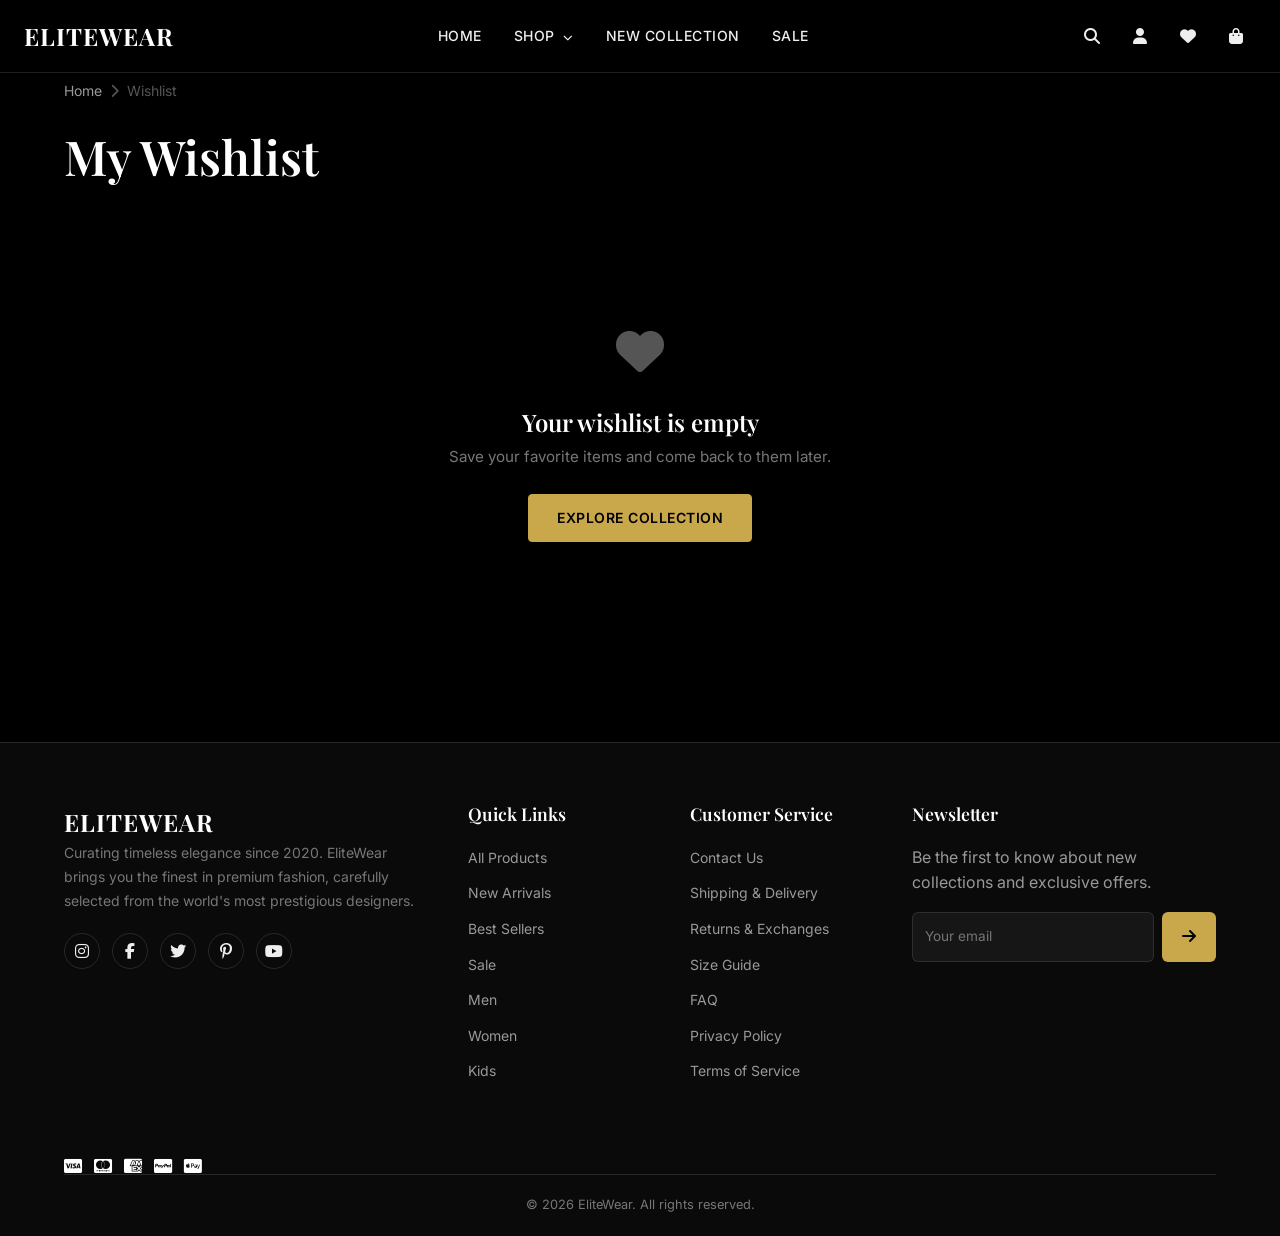
<file: wishlist.html>
﻿<!DOCTYPE html>
<html lang="en">
<head>
  <meta charset="UTF-8">
  <meta name="viewport" content="width=device-width, initial-scale=1.0">
  <meta name="description" content="View your wishlist at EliteWear. Save your favorite luxury fashion items for later.">
  <meta name="keywords" content="wishlist, favorites, saved items, EliteWear, luxury fashion">
  <meta property="og:title" content="Wishlist - EliteWear">
  <meta property="og:description" content="Your saved favorite items.">
  <meta property="og:type" content="website">
  <meta property="og:url" content="https://elitewear.com/wishlist">
  <meta property="og:image" content="https://elitewear.com/og-image.jpg">
  <link rel="icon" href="data:image/svg+xml,<svg xmlns='http://www.w3.org/2000/svg' viewBox='0 0 100 100'><text y='.9em' font-size='90' fill='%23D4AF37'>E</text></svg>">
  <link rel="preconnect" href="https://fonts.googleapis.com">
  <link rel="preconnect" href="https://fonts.gstatic.com" crossorigin>
  <link href="https://fonts.googleapis.com/css2?family=Playfair+Display:wght@400;500;600;700&family=Inter:wght@300;400;500;600;700&display=swap" rel="stylesheet">
  <link rel="stylesheet" href="https://cdnjs.cloudflare.com/ajax/libs/font-awesome/6.5.0/css/all.min.css" crossorigin="anonymous">
  <link rel="stylesheet" href="assets/css/style.css">
  <link rel="stylesheet" href="assets/css/responsive.css">
  <link rel="stylesheet" href="assets/css/animations.css">
  <title>Wishlist - EliteWear</title>
</head>
<body>
  <header class="header" role="banner">
    <div class="header-inner">
      <a href="index.html" class="logo" aria-label="EliteWear Home">EliteWear</a>
      <nav class="nav" role="navigation" aria-label="Main navigation">
        <a href="index.html" class="nav-link">Home</a>
        <div class="nav-dropdown">
          <a href="shop.html" class="nav-link">Shop <i class="fas fa-chevron-down" style="font-size:0.6rem;margin-left:4px"></i></a>
          <div class="nav-dropdown-menu">
            <a href="shop.html?category=men" class="nav-dropdown-item">Men</a>
            <a href="shop.html?category=women" class="nav-dropdown-item">Women</a>
            <a href="shop.html?category=kids" class="nav-dropdown-item">Kids</a>
            <a href="shop.html?filter=new" class="nav-dropdown-item">New Collection</a>
            <a href="shop.html?filter=trending" class="nav-dropdown-item">Best Sellers</a>
            <a href="shop.html?filter=sale" class="nav-dropdown-item">Sale</a>
          </div>
        </div>
        <a href="shop.html?filter=new" class="nav-link">New Collection</a>
        <a href="shop.html?filter=sale" class="nav-link">Sale</a>
      </nav>
      <div class="nav-actions">
        <button class="nav-action-btn" aria-label="Search"><i class="fas fa-search"></i></button>
        <a href="login.html" class="nav-action-btn" id="userIcon" aria-label="User account"><i class="fas fa-user"></i></a>
        <a href="wishlist.html" class="nav-action-btn" aria-label="Wishlist"><i class="fas fa-heart"></i><span class="badge wishlist-badge">0</span></a>
        <a href="cart.html" class="nav-action-btn" aria-label="Shopping cart"><i class="fas fa-shopping-bag"></i><span class="badge cart-badge">0</span></a>
        <button class="hamburger" aria-label="Toggle menu" aria-expanded="false">
          <span></span><span></span><span></span>
        </button>
      </div>
    </div>
  </header>

  <div class="mobile-overlay"></div>
  <div class="mobile-menu">
    <a href="index.html" class="nav-link">Home</a>
    <div class="nav-dropdown">
      <a href="shop.html" class="nav-link">Shop <i class="fas fa-chevron-down" style="font-size:0.6rem;margin-left:4px"></i></a>
      <div class="nav-dropdown-menu">
        <a href="shop.html?category=men" class="nav-dropdown-item">Men</a>
        <a href="shop.html?category=women" class="nav-dropdown-item">Women</a>
        <a href="shop.html?category=kids" class="nav-dropdown-item">Kids</a>
        <a href="shop.html?filter=new" class="nav-dropdown-item">New Collection</a>
        <a href="shop.html?filter=trending" class="nav-dropdown-item">Best Sellers</a>
        <a href="shop.html?filter=sale" class="nav-dropdown-item">Sale</a>
      </div>
    </div>
    <a href="shop.html?filter=new" class="nav-link">New Collection</a>
    <a href="shop.html?filter=sale" class="nav-link">Sale</a>
  </div>

  <main role="main">
    <section class="page-section">
      <div class="container">
        <nav class="breadcrumb" aria-label="Breadcrumb" style="padding-top:0;padding-bottom:24px">
          <div class="breadcrumb-inner">
            <a href="index.html">Home</a>
            <span class="separator"><i class="fas fa-chevron-right"></i></span>
            <span class="current">Wishlist</span>
          </div>
        </nav>
        <h1 class="page-title">My Wishlist</h1>
        <div class="wishlist-container"></div>
      </div>
    </section>
  </main>

  <footer class="footer" role="contentinfo">
    <div class="container">
      <div class="footer-grid">
        <div>
          <a href="index.html" class="logo">EliteWear</a>
          <p class="footer-brand-desc">Curating timeless elegance since 2020. EliteWear brings you the finest in premium fashion, carefully selected from the world's most prestigious designers.</p>
          <div class="footer-social">
            <a href="#" aria-label="Instagram"><i class="fab fa-instagram"></i></a>
            <a href="#" aria-label="Facebook"><i class="fab fa-facebook-f"></i></a>
            <a href="#" aria-label="Twitter"><i class="fab fa-twitter"></i></a>
            <a href="#" aria-label="Pinterest"><i class="fab fa-pinterest-p"></i></a>
            <a href="#" aria-label="YouTube"><i class="fab fa-youtube"></i></a>
          </div>
        </div>
        <div>
          <h4 class="footer-heading">Quick Links</h4>
          <ul class="footer-links">
            <li><a href="shop.html">All Products</a></li>
            <li><a href="shop.html?filter=new">New Arrivals</a></li>
            <li><a href="shop.html?filter=trending">Best Sellers</a></li>
            <li><a href="shop.html?filter=sale">Sale</a></li>
            <li><a href="shop.html?category=men">Men</a></li>
            <li><a href="shop.html?category=women">Women</a></li>
            <li><a href="shop.html?category=kids">Kids</a></li>
          </ul>
        </div>
        <div>
          <h4 class="footer-heading">Customer Service</h4>
          <ul class="footer-links">
            <li><a href="contact.html">Contact Us</a></li>
            <li><a href="#">Shipping & Delivery</a></li>
            <li><a href="#">Returns & Exchanges</a></li>
            <li><a href="#">Size Guide</a></li>
            <li><a href="faq.html">FAQ</a></li>
            <li><a href="privacy.html">Privacy Policy</a></li>
            <li><a href="terms.html">Terms of Service</a></li>
          </ul>
        </div>
        <div>
          <h4 class="footer-heading">Newsletter</h4>
          <p>Be the first to know about new collections and exclusive offers.</p>
          <form style="display:flex;gap:8px;margin-top:12px" onsubmit="event.preventDefault();alert('Thank you for subscribing!');this.reset()">
            <input type="email" placeholder="Your email" style="flex:1;padding:12px;background:rgba(255,255,255,0.05);border:1px solid rgba(255,255,255,0.1);border-radius:6px;color:var(--white);font-size:0.85rem" required aria-label="Email for footer newsletter">
            <button type="submit" style="padding:12px 20px;background:var(--gold);color:var(--black);border:none;border-radius:6px;font-weight:600"><i class="fas fa-arrow-right"></i></button>
          </form>
        </div>
      </div>
      <div class="footer-payment">
        <div class="footer-payment-icons">
          <i class="fab fa-cc-visa" title="Visa"></i>
          <i class="fab fa-cc-mastercard" title="Mastercard"></i>
          <i class="fab fa-cc-amex" title="American Express"></i>
          <i class="fab fa-cc-paypal" title="PayPal"></i>
          <i class="fab fa-cc-apple-pay" title="Apple Pay"></i>
        </div>
        <p class="footer-copyright">&copy; 2026 EliteWear. All rights reserved.</p>
      </div>
    </div>
  </footer>

  <script src="assets/js/products.js"></script>
  <script src="assets/js/cart.js"></script>
  <script src="assets/js/wishlist.js"></script>
  <script src="assets/js/auth.js"></script>
  <script src="assets/js/main.js"></script>
</body>
</html>
</file>
<file: assets/css/style.css>
@import url('https://fonts.googleapis.com/css2?family=Playfair+Display:ital,wght@0,400;0,500;0,600;0,700;0,800;0,900;1,400;1,500;1,600;1,700&family=Inter:wght@300;400;500;600;700;800&display=swap');

:root {
  --black: #000000;
  --black-900: #0a0a0a;
  --black-800: #111111;
  --black-700: #1a1a1a;
  --black-600: #222222;
  --black-500: #2a2a2a;
  --black-400: #333333;
  --black-300: #555555;
  --black-200: #777777;
  --black-100: #999999;
  --white: #ffffff;
  --white-100: #fafafa;
  --white-200: #f5f5f5;
  --white-300: #eeeeee;
  --white-400: #e0e0e0;
  --gold: #C9A84C;
  --gold-100: #f5ecc7;
  --gold-200: #ecd99a;
  --gold-300: #e0c56e;
  --gold-400: #d4b45c;
  --gold-500: #C9A84C;
  --gold-600: #a88a3a;
  --gold-700: #8a6e2e;
  --gold-800: #6c5624;
  --gold-transparent: rgba(201, 168, 76, 0.15);
  --gold-glass: rgba(201, 168, 76, 0.08);
  --glass-bg: rgba(255, 255, 255, 0.08);
  --glass-bg-dark: rgba(0, 0, 0, 0.6);
  --glass-bg-light: rgba(255, 255, 255, 0.12);
  --glass-border: rgba(255, 255, 255, 0.12);
  --glass-border-gold: rgba(201, 168, 76, 0.25);
  --shadow-sm: 0 1px 3px rgba(0, 0, 0, 0.08);
  --shadow-md: 0 4px 20px rgba(0, 0, 0, 0.1);
  --shadow-lg: 0 10px 40px rgba(0, 0, 0, 0.15);
  --shadow-xl: 0 20px 60px rgba(0, 0, 0, 0.2);
  --shadow-gold: 0 4px 20px rgba(201, 168, 76, 0.3);
  --shadow-glass: 0 8px 32px rgba(0, 0, 0, 0.15);
  --font-heading: 'Playfair Display', Georgia, serif;
  --font-body: 'Inter', -apple-system, BlinkMacSystemFont, sans-serif;
  --transition-fast: 0.2s cubic-bezier(0.4, 0, 0.2, 1);
  --transition-base: 0.3s cubic-bezier(0.4, 0, 0.2, 1);
  --transition-slow: 0.5s cubic-bezier(0.4, 0, 0.2, 1);
  --transition-bounce: 0.4s cubic-bezier(0.68, -0.55, 0.265, 1.55);
  --radius-sm: 4px;
  --radius-md: 8px;
  --radius-lg: 12px;
  --radius-xl: 16px;
  --radius-full: 9999px;
  --z-dropdown: 100;
  --z-sticky: 200;
  --z-overlay: 300;
  --z-modal: 400;
  --z-toast: 500;
}

*, *::before, *::after {
  margin: 0;
  padding: 0;
  box-sizing: border-box;
}

html {
  scroll-behavior: smooth;
  -webkit-text-size-adjust: 100%;
}

body {
  font-family: var(--font-body);
  font-size: 16px;
  line-height: 1.6;
  color: var(--white);
  background-color: var(--black);
  -webkit-font-smoothing: antialiased;
  -moz-osx-font-smoothing: grayscale;
  overflow-x: hidden;
}

h1, h2, h3, h4, h5, h6 {
  font-family: var(--font-heading);
  font-weight: 600;
  line-height: 1.25;
  color: var(--white);
}

h1 { font-size: clamp(2rem, 5vw, 3.5rem); }
h2 { font-size: clamp(1.5rem, 4vw, 2.5rem); }
h3 { font-size: clamp(1.25rem, 3vw, 1.75rem); }
h4 { font-size: clamp(1.1rem, 2vw, 1.35rem); }
h5 { font-size: 1.1rem; }
h6 { font-size: 1rem; }

p {
  margin-bottom: 1rem;
  color: var(--black-100);
}

p:last-child { margin-bottom: 0; }

a {
  color: var(--gold);
  text-decoration: none;
  transition: color var(--transition-fast);
}

a:hover { color: var(--gold-300); }

img {
  max-width: 100%;
  height: auto;
  display: block;
}

ul, ol { list-style: none; }

input, button, textarea, select {
  font-family: inherit;
  font-size: inherit;
  line-height: inherit;
  border: none;
  outline: none;
  background: none;
}

button { cursor: pointer; }

select {
  appearance: none;
  -webkit-appearance: none;
}

table { width: 100%; border-collapse: collapse; }

.container {
  width: 100%;
  max-width: 1400px;
  margin: 0 auto;
  padding: 0 24px;
}

.gold-text { color: var(--gold); }

.page-section {
  padding: 80px 0;
}

.page-title {
  font-family: var(--font-heading);
  font-size: clamp(2rem, 4vw, 3rem);
  color: var(--white);
  margin-bottom: 0.5rem;
}

.breadcrumb {
  padding: 20px 0;
}

.breadcrumb-inner {
  display: flex;
  align-items: center;
  gap: 8px;
  font-size: 0.875rem;
  color: var(--black-100);
}

.breadcrumb-inner a {
  color: var(--black-100);
  transition: color var(--transition-fast);
}

.breadcrumb-inner a:hover { color: var(--gold); }

.breadcrumb-inner span { color: var(--black-300); }

.btn {
  display: inline-flex;
  align-items: center;
  justify-content: center;
  gap: 8px;
  padding: 12px 28px;
  font-family: var(--font-body);
  font-size: 0.875rem;
  font-weight: 600;
  letter-spacing: 0.5px;
  text-transform: uppercase;
  border-radius: var(--radius-sm);
  transition: all var(--transition-base);
  cursor: pointer;
  border: 1px solid transparent;
  white-space: nowrap;
}

.btn-primary {
  background: var(--gold);
  color: var(--black);
  border-color: var(--gold);
}

.btn-primary:hover {
  background: var(--gold-300);
  border-color: var(--gold-300);
  box-shadow: var(--shadow-gold);
  transform: translateY(-1px);
}

.btn-outline {
  background: transparent;
  color: var(--white);
  border-color: var(--glass-border);
}

.btn-outline:hover {
  background: var(--glass-bg-light);
  border-color: var(--gold);
  color: var(--gold);
}

.btn-dark {
  background: var(--black-700);
  color: var(--white);
  border-color: var(--black-500);
}

.btn-dark:hover {
  background: var(--black-600);
  border-color: var(--gold);
  color: var(--gold);
}

.header {
  position: fixed;
  top: 0;
  left: 0;
  right: 0;
  z-index: var(--z-sticky);
  background: rgba(0, 0, 0, 0.7);
  backdrop-filter: blur(20px);
  -webkit-backdrop-filter: blur(20px);
  border-bottom: 1px solid var(--glass-border);
  transition: all var(--transition-base);
}

.header-inner {
  display: flex;
  align-items: center;
  justify-content: space-between;
  height: 72px;
  max-width: 1400px;
  margin: 0 auto;
  padding: 0 24px;
}

.logo {
  font-family: var(--font-heading);
  font-size: 1.5rem;
  font-weight: 700;
  color: var(--white);
  letter-spacing: 1px;
  text-transform: uppercase;
}

.logo:hover { color: var(--gold); }

.nav {
  display: flex;
  align-items: center;
  gap: 32px;
}

.nav-link {
  font-size: 0.875rem;
  font-weight: 500;
  color: var(--white-300);
  letter-spacing: 0.5px;
  text-transform: uppercase;
  transition: color var(--transition-fast);
  position: relative;
}

.nav-link::after {
  content: '';
  position: absolute;
  bottom: -4px;
  left: 0;
  width: 0;
  height: 1px;
  background: var(--gold);
  transition: width var(--transition-base);
}

.nav-link:hover {
  color: var(--gold);
}

.nav-link:hover::after { width: 100%; }

.nav-dropdown {
  position: relative;
}

.nav-dropdown-menu {
  position: absolute;
  top: calc(100% + 16px);
  left: 50%;
  transform: translateX(-50%);
  min-width: 200px;
  background: rgba(15, 15, 15, 0.95);
  backdrop-filter: blur(20px);
  -webkit-backdrop-filter: blur(20px);
  border: 1px solid var(--glass-border);
  border-radius: var(--radius-md);
  padding: 8px 0;
  opacity: 0;
  visibility: hidden;
  transform: translateX(-50%) translateY(8px);
  transition: all var(--transition-base);
  z-index: var(--z-dropdown);
}

.nav-dropdown:hover .nav-dropdown-menu {
  opacity: 1;
  visibility: visible;
  transform: translateX(-50%) translateY(0);
}

.nav-dropdown-item {
  display: block;
  padding: 10px 20px;
  font-size: 0.875rem;
  color: var(--white-300);
  transition: all var(--transition-fast);
}

.nav-dropdown-item:hover {
  background: var(--glass-bg);
  color: var(--gold);
}

.nav-actions {
  display: flex;
  align-items: center;
  gap: 8px;
}

.nav-action-btn {
  position: relative;
  display: flex;
  align-items: center;
  justify-content: center;
  width: 40px;
  height: 40px;
  border-radius: var(--radius-full);
  color: var(--white-300);
  transition: all var(--transition-fast);
}

.nav-action-btn:hover {
  background: var(--glass-bg);
  color: var(--gold);
}

.badge {
  position: absolute;
  top: 2px;
  right: 2px;
  min-width: 18px;
  height: 18px;
  padding: 0 5px;
  border-radius: var(--radius-full);
  background: var(--gold);
  color: var(--black);
  font-size: 0.625rem;
  font-weight: 700;
  display: flex;
  align-items: center;
  justify-content: center;
  line-height: 1;
}

.wishlist-badge, .cart-badge {
  position: absolute;
  top: 2px;
  right: 2px;
  min-width: 18px;
  height: 18px;
  padding: 0 5px;
  border-radius: var(--radius-full);
  background: var(--gold);
  color: var(--black);
  font-size: 0.625rem;
  font-weight: 700;
  display: flex;
  align-items: center;
  justify-content: center;
  line-height: 1;
}

.hamburger {
  display: none;
  flex-direction: column;
  justify-content: center;
  gap: 5px;
  width: 40px;
  height: 40px;
  cursor: pointer;
}

.hamburger span {
  display: block;
  width: 22px;
  height: 2px;
  background: var(--white);
  transition: all var(--transition-base);
  margin: 0 auto;
}

.hamburger.active span:nth-child(1) {
  transform: rotate(45deg) translate(5px, 5px);
}

.hamburger.active span:nth-child(2) { opacity: 0; }

.hamburger.active span:nth-child(3) {
  transform: rotate(-45deg) translate(5px, -5px);
}

.mobile-overlay {
  display: none;
  position: fixed;
  top: 0;
  left: 0;
  right: 0;
  bottom: 0;
  background: rgba(0, 0, 0, 0.7);
  backdrop-filter: blur(4px);
  z-index: var(--z-overlay);
  opacity: 0;
  transition: opacity var(--transition-base);
}

.mobile-overlay.active {
  opacity: 1;
}

.mobile-menu {
  display: none;
  position: fixed;
  top: 0;
  right: -100%;
  width: 320px;
  max-width: 85vw;
  height: 100vh;
  background: rgba(10, 10, 10, 0.98);
  backdrop-filter: blur(20px);
  -webkit-backdrop-filter: blur(20px);
  border-left: 1px solid var(--glass-border);
  z-index: var(--z-overlay);
  padding: 80px 24px 24px;
  overflow-y: auto;
  transition: right var(--transition-base);
}

.mobile-menu.active { right: 0; }

.mobile-menu .nav-link {
  display: block;
  padding: 14px 0;
  font-size: 1rem;
  border-bottom: 1px solid var(--glass-border);
}

.hero-slider {
  position: relative;
  width: 100%;
  height: 100vh;
  min-height: 600px;
  overflow: hidden;
}

.hero-slide {
  position: absolute;
  top: 0;
  left: 0;
  width: 100%;
  height: 100%;
  opacity: 0;
  visibility: hidden;
  transition: all var(--transition-slow);
}

.hero-slide.active {
  opacity: 1;
  visibility: visible;
}

.hero-slide-bg {
  position: absolute;
  top: 0;
  left: 0;
  width: 100%;
  height: 100%;
  background-size: cover;
  background-position: center;
  transform: scale(1.05);
  transition: transform 8s ease-out;
}

.hero-slide.active .hero-slide-bg { transform: scale(1); }

.hero-slide-overlay {
  position: absolute;
  top: 0;
  left: 0;
  width: 100%;
  height: 100%;
  background: linear-gradient(135deg, rgba(0, 0, 0, 0.7) 0%, rgba(0, 0, 0, 0.3) 50%, rgba(0, 0, 0, 0.5) 100%);
}

.hero-slide-content {
  position: relative;
  z-index: 2;
  display: flex;
  flex-direction: column;
  justify-content: center;
  align-items: flex-start;
  height: 100%;
  max-width: 1400px;
  margin: 0 auto;
  padding: 0 24px;
  padding-top: 72px;
}

.hero-slide-subtitle {
  font-family: var(--font-body);
  font-size: 0.875rem;
  font-weight: 500;
  letter-spacing: 3px;
  text-transform: uppercase;
  color: var(--gold);
  margin-bottom: 16px;
  opacity: 0;
  transform: translateY(20px);
  transition: all var(--transition-slow) 0.2s;
}

.hero-slide.active .hero-slide-subtitle {
  opacity: 1;
  transform: translateY(0);
}

.hero-slide-title {
  font-family: var(--font-heading);
  font-size: clamp(2.5rem, 6vw, 5rem);
  font-weight: 700;
  color: var(--white);
  line-height: 1.1;
  margin-bottom: 20px;
  max-width: 600px;
  opacity: 0;
  transform: translateY(30px);
  transition: all var(--transition-slow) 0.4s;
}

.hero-slide.active .hero-slide-title {
  opacity: 1;
  transform: translateY(0);
}

.hero-slide-desc {
  font-size: 1.05rem;
  color: var(--white-300);
  max-width: 480px;
  margin-bottom: 32px;
  line-height: 1.7;
  opacity: 0;
  transform: translateY(20px);
  transition: all var(--transition-slow) 0.6s;
}

.hero-slide.active .hero-slide-desc {
  opacity: 1;
  transform: translateY(0);
}

.hero-slide-actions {
  display: flex;
  gap: 16px;
  opacity: 0;
  transform: translateY(20px);
  transition: all var(--transition-slow) 0.8s;
}

.hero-slide.active .hero-slide-actions {
  opacity: 1;
  transform: translateY(0);
}

.hero-nav {
  position: absolute;
  bottom: 40px;
  left: 50%;
  transform: translateX(-50%);
  display: flex;
  align-items: center;
  gap: 16px;
  z-index: 5;
}

.hero-nav-prev, .hero-nav-next {
  display: flex;
  align-items: center;
  justify-content: center;
  width: 48px;
  height: 48px;
  border: 1px solid var(--glass-border);
  border-radius: var(--radius-full);
  color: var(--white);
  background: var(--glass-bg);
  backdrop-filter: blur(10px);
  -webkit-backdrop-filter: blur(10px);
  transition: all var(--transition-base);
  font-size: 1.1rem;
}

.hero-nav-prev:hover, .hero-nav-next:hover {
  background: var(--gold);
  border-color: var(--gold);
  color: var(--black);
}

.hero-dots {
  display: flex;
  align-items: center;
  gap: 8px;
}

.hero-dot {
  width: 10px;
  height: 10px;
  border-radius: var(--radius-full);
  background: var(--glass-border);
  cursor: pointer;
  transition: all var(--transition-base);
}

.hero-dot.active {
  width: 32px;
  background: var(--gold);
}

.hero-dot:hover { background: var(--gold-400); }

.categories {
  padding: 80px 0;
  background: var(--black);
}

.category-grid {
  display: grid;
  grid-template-columns: repeat(4, 1fr);
  gap: 20px;
}

.category-card {
  position: relative;
  border-radius: var(--radius-lg);
  overflow: hidden;
  aspect-ratio: 3 / 4;
  cursor: pointer;
}

.category-card-overlay {
  position: absolute;
  top: 0;
  left: 0;
  width: 100%;
  height: 100%;
  background: linear-gradient(to top, rgba(0, 0, 0, 0.8) 0%, transparent 60%);
  display: flex;
  flex-direction: column;
  justify-content: flex-end;
  padding: 24px;
  transition: all var(--transition-base);
}

.category-card:hover .category-card-overlay {
  background: linear-gradient(to top, rgba(201, 168, 76, 0.3) 0%, rgba(0, 0, 0, 0.4) 60%);
}

.category-card-title {
  font-family: var(--font-heading);
  font-size: 1.35rem;
  font-weight: 600;
  color: var(--white);
  margin-bottom: 8px;
}

.category-card-link {
  font-size: 0.8rem;
  font-weight: 500;
  color: var(--gold);
  text-transform: uppercase;
  letter-spacing: 1px;
  display: inline-flex;
  align-items: center;
  gap: 6px;
  transition: gap var(--transition-base);
}

.category-card:hover .category-card-link { gap: 12px; }

.section-products {
  padding: 80px 0;
}

.alt-bg { background: var(--black-900); }

.section-title {
  font-family: var(--font-heading);
  font-size: clamp(1.75rem, 3.5vw, 2.5rem);
  color: var(--white);
  margin-bottom: 8px;
}

.section-divider {
  width: 60px;
  height: 2px;
  background: var(--gold);
  margin: 16px 0;
}

.section-subtitle {
  font-size: 1rem;
  color: var(--black-100);
  max-width: 500px;
}

.products-grid {
  display: grid;
  grid-template-columns: repeat(4, 1fr);
  gap: 24px;
}

.product-card {
  position: relative;
  background: var(--black-800);
  border: 1px solid var(--glass-border);
  border-radius: var(--radius-lg);
  overflow: hidden;
  transition: all var(--transition-base);
}

.product-card:hover {
  border-color: var(--glass-border-gold);
  transform: translateY(-4px);
  box-shadow: var(--shadow-gold);
}

.product-card-image {
  position: relative;
  aspect-ratio: 3 / 4;
  overflow: hidden;
}

.product-card-image img {
  width: 100%;
  height: 100%;
  object-fit: cover;
  transition: transform var(--transition-slow);
}

.product-card:hover .product-card-image img { transform: scale(1.05); }

.product-card-badge {
  position: absolute;
  top: 12px;
  left: 12px;
  padding: 4px 10px;
  font-size: 0.7rem;
  font-weight: 700;
  letter-spacing: 0.5px;
  text-transform: uppercase;
  border-radius: var(--radius-sm);
}

.badge-new { background: var(--gold); color: var(--black); }
.badge-trending { background: var(--white); color: var(--black); }
.badge-sale { background: #e74c3c; color: var(--white); }

.product-card-actions {
  position: absolute;
  top: 12px;
  right: 12px;
  display: flex;
  flex-direction: column;
  gap: 8px;
  opacity: 0;
  transform: translateX(10px);
  transition: all var(--transition-base);
}

.product-card:hover .product-card-actions {
  opacity: 1;
  transform: translateX(0);
}

.product-card-action-btn {
  display: flex;
  align-items: center;
  justify-content: center;
  width: 36px;
  height: 36px;
  border-radius: var(--radius-full);
  background: rgba(0, 0, 0, 0.6);
  backdrop-filter: blur(10px);
  -webkit-backdrop-filter: blur(10px);
  color: var(--white);
  border: 1px solid var(--glass-border);
  transition: all var(--transition-fast);
}

.product-card-action-btn:hover {
  background: var(--gold);
  border-color: var(--gold);
  color: var(--black);
}

.product-card-body { padding: 16px; }

.product-card-category {
  font-size: 0.75rem;
  font-weight: 500;
  color: var(--gold);
  text-transform: uppercase;
  letter-spacing: 0.5px;
  margin-bottom: 6px;
}

.product-card-name {
  font-family: var(--font-heading);
  font-size: 1rem;
  font-weight: 500;
  color: var(--white);
  margin-bottom: 8px;
  line-height: 1.3;
  display: -webkit-box;
  -webkit-line-clamp: 2;
  -webkit-box-orient: vertical;
  overflow: hidden;
}

.product-card-rating {
  display: flex;
  align-items: center;
  gap: 4px;
  margin-bottom: 10px;
  color: var(--gold);
  font-size: 0.8rem;
}

.product-card-price {
  display: flex;
  align-items: center;
  gap: 8px;
}

.product-card-price-current {
  font-size: 1.05rem;
  font-weight: 700;
  color: var(--white);
}

.product-card-price-original {
  font-size: 0.85rem;
  color: var(--black-200);
  text-decoration: line-through;
}

.product-card-add-cart {
  width: 100%;
  padding: 10px;
  margin-top: 12px;
  background: transparent;
  border: 1px solid var(--glass-border);
  border-radius: var(--radius-sm);
  color: var(--white);
  font-size: 0.8rem;
  font-weight: 600;
  text-transform: uppercase;
  letter-spacing: 0.5px;
  transition: all var(--transition-base);
}

.product-card-add-cart:hover {
  background: var(--gold);
  border-color: var(--gold);
  color: var(--black);
}

.sale-section {
  position: relative;
  padding: 100px 0;
  background: linear-gradient(135deg, var(--black-800) 0%, var(--black-900) 100%);
  overflow: hidden;
}

.sale-content {
  position: relative;
  z-index: 2;
  text-align: center;
  max-width: 600px;
  margin: 0 auto;
}

.sale-badge {
  display: inline-block;
  padding: 6px 16px;
  background: var(--gold-transparent);
  border: 1px solid var(--glass-border-gold);
  border-radius: var(--radius-full);
  font-size: 0.8rem;
  font-weight: 600;
  color: var(--gold);
  text-transform: uppercase;
  letter-spacing: 1px;
  margin-bottom: 20px;
}

.sale-title {
  font-family: var(--font-heading);
  font-size: clamp(2rem, 4vw, 3rem);
  color: var(--white);
  margin-bottom: 16px;
}

.sale-desc {
  font-size: 1.05rem;
  color: var(--black-100);
  margin-bottom: 32px;
}

.countdown {
  display: flex;
  justify-content: center;
  gap: 16px;
  margin-bottom: 32px;
}

.countdown-item {
  display: flex;
  flex-direction: column;
  align-items: center;
  min-width: 80px;
  padding: 16px;
  background: var(--glass-bg);
  backdrop-filter: blur(10px);
  -webkit-backdrop-filter: blur(10px);
  border: 1px solid var(--glass-border);
  border-radius: var(--radius-md);
}

.countdown-number {
  font-family: var(--font-heading);
  font-size: 2rem;
  font-weight: 700;
  color: var(--gold);
  line-height: 1;
}

.countdown-label {
  font-size: 0.7rem;
  font-weight: 500;
  color: var(--black-100);
  text-transform: uppercase;
  letter-spacing: 1px;
  margin-top: 4px;
}

.brand-strip {
  padding: 40px 0;
  border-top: 1px solid var(--glass-border);
  border-bottom: 1px solid var(--glass-border);
}

.brand-strip-inner {
  display: flex;
  align-items: center;
  justify-content: space-between;
  gap: 40px;
}

.brand-item {
  opacity: 0.4;
  filter: brightness(0) invert(1);
  transition: all var(--transition-base);
  flex: 1;
  text-align: center;
  font-size: 1.25rem;
  font-weight: 700;
  font-family: var(--font-heading);
  letter-spacing: 2px;
  text-transform: uppercase;
}

.brand-item:hover { opacity: 1; }

.testimonials {
  padding: 80px 0;
}

.testimonials-grid {
  display: grid;
  grid-template-columns: repeat(3, 1fr);
  gap: 24px;
}

.testimonial-card {
  padding: 32px;
  background: var(--black-800);
  border: 1px solid var(--glass-border);
  border-radius: var(--radius-lg);
  transition: all var(--transition-base);
}

.testimonial-card:hover {
  border-color: var(--glass-border-gold);
  transform: translateY(-4px);
}

.testimonial-stars {
  color: var(--gold);
  font-size: 0.9rem;
  margin-bottom: 16px;
  letter-spacing: 2px;
}

.testimonial-text {
  font-size: 0.95rem;
  color: var(--white-300);
  line-height: 1.7;
  margin-bottom: 20px;
  font-style: italic;
}

.testimonial-author {
  display: flex;
  align-items: center;
  gap: 12px;
}

.testimonial-avatar {
  width: 48px;
  height: 48px;
  border-radius: var(--radius-full);
  object-fit: cover;
  border: 2px solid var(--glass-border);
}

.testimonial-name {
  font-weight: 600;
  font-size: 0.95rem;
  color: var(--white);
}

.testimonial-role {
  font-size: 0.8rem;
  color: var(--black-200);
}

.newsletter-section {
  padding: 80px 0;
  background: var(--black-900);
  text-align: center;
}

.newsletter-title {
  font-family: var(--font-heading);
  font-size: clamp(1.5rem, 3vw, 2rem);
  color: var(--white);
  margin-bottom: 8px;
}

.newsletter-desc {
  font-size: 0.95rem;
  color: var(--black-100);
  margin-bottom: 24px;
  max-width: 400px;
  margin-left: auto;
  margin-right: auto;
}

.newsletter-form {
  display: flex;
  max-width: 460px;
  margin: 0 auto;
  gap: 12px;
}

.newsletter-form input {
  flex: 1;
  padding: 14px 20px;
  background: var(--glass-bg);
  border: 1px solid var(--glass-border);
  border-radius: var(--radius-sm);
  color: var(--white);
  font-size: 0.9rem;
}

.newsletter-form input::placeholder { color: var(--black-200); }

.newsletter-form input:focus {
  border-color: var(--gold);
  outline: none;
}

.newsletter-form button {
  padding: 14px 28px;
  background: var(--gold);
  color: var(--black);
  font-weight: 600;
  font-size: 0.85rem;
  text-transform: uppercase;
  letter-spacing: 0.5px;
  border-radius: var(--radius-sm);
  transition: all var(--transition-base);
  white-space: nowrap;
}

.newsletter-form button:hover {
  background: var(--gold-300);
  box-shadow: var(--shadow-gold);
}

.features-bar {
  padding: 48px 0;
  border-top: 1px solid var(--glass-border);
  border-bottom: 1px solid var(--glass-border);
}

.features-grid {
  display: grid;
  grid-template-columns: repeat(4, 1fr);
  gap: 24px;
}

.feature-item {
  display: flex;
  align-items: flex-start;
  gap: 16px;
  padding: 16px;
}

.feature-icon {
  display: flex;
  align-items: center;
  justify-content: center;
  width: 48px;
  height: 48px;
  min-width: 48px;
  border-radius: var(--radius-md);
  background: var(--gold-transparent);
  color: var(--gold);
  font-size: 1.2rem;
}

.feature-title {
  font-size: 0.9rem;
  font-weight: 600;
  color: var(--white);
  margin-bottom: 4px;
}

.feature-desc {
  font-size: 0.8rem;
  color: var(--black-200);
  line-height: 1.5;
}

.footer {
  padding: 60px 0 0;
  background: var(--black-900);
  border-top: 1px solid var(--glass-border);
}

.footer-grid {
  display: grid;
  grid-template-columns: 2fr 1fr 1fr 1fr;
  gap: 40px;
  padding-bottom: 40px;
}

.footer-heading {
  font-family: var(--font-heading);
  font-size: 1.1rem;
  font-weight: 600;
  color: var(--white);
  margin-bottom: 20px;
}

.footer-links li { margin-bottom: 10px; }

.footer-links a {
  font-size: 0.875rem;
  color: var(--black-100);
  transition: color var(--transition-fast);
}

.footer-links a:hover { color: var(--gold); }

.footer-social {
  display: flex;
  gap: 12px;
  margin-top: 16px;
}

.footer-social a {
  display: flex;
  align-items: center;
  justify-content: center;
  width: 36px;
  height: 36px;
  border-radius: var(--radius-full);
  border: 1px solid var(--glass-border);
  color: var(--white-300);
  transition: all var(--transition-base);
}

.footer-social a:hover {
  background: var(--gold);
  border-color: var(--gold);
  color: var(--black);
}

.footer-brand-desc {
  font-size: 0.875rem;
  color: var(--black-200);
  line-height: 1.7;
  margin-bottom: 20px;
}

.footer-payment {
  margin-top: 24px;
}

.footer-payment-icons {
  display: flex;
  gap: 12px;
  margin-top: 12px;
}

.footer-payment-icons span {
  display: flex;
  align-items: center;
  justify-content: center;
  padding: 6px 12px;
  background: var(--glass-bg);
  border: 1px solid var(--glass-border);
  border-radius: var(--radius-sm);
  font-size: 0.75rem;
  font-weight: 600;
  color: var(--white-300);
}

.footer-copyright {
  padding: 20px 0;
  border-top: 1px solid var(--glass-border);
  text-align: center;
  font-size: 0.8rem;
  color: var(--black-200);
}

.shop-layout {
  display: grid;
  grid-template-columns: 280px 1fr;
  gap: 32px;
  padding: 40px 0;
}

.shop-sidebar {
  position: sticky;
  top: 100px;
  height: fit-content;
}

.shop-sidebar-overlay {
  display: none;
}

.mobile-filter-btn {
  display: none;
  align-items: center;
  gap: 8px;
  padding: 10px 20px;
  background: var(--glass-bg);
  border: 1px solid var(--glass-border);
  border-radius: var(--radius-sm);
  color: var(--white);
  font-size: 0.85rem;
  font-weight: 500;
  cursor: pointer;
  transition: all var(--transition-base);
}

.mobile-filter-btn:hover {
  border-color: var(--gold);
  color: var(--gold);
}

.sidebar-widget {
  padding: 20px;
  background: var(--black-800);
  border: 1px solid var(--glass-border);
  border-radius: var(--radius-md);
  margin-bottom: 16px;
}

.sidebar-widget-title {
  font-family: var(--font-heading);
  font-size: 1rem;
  font-weight: 600;
  color: var(--white);
  margin-bottom: 16px;
  padding-bottom: 12px;
  border-bottom: 1px solid var(--glass-border);
}

.filter-checkbox {
  display: flex;
  align-items: center;
  gap: 10px;
  padding: 6px 0;
  cursor: pointer;
}

.filter-checkbox input[type="checkbox"] {
  width: 16px;
  height: 16px;
  accent-color: var(--gold);
  cursor: pointer;
}

.filter-checkbox span {
  font-size: 0.875rem;
  color: var(--white-300);
}

.color-swatches {
  display: flex;
  gap: 8px;
  flex-wrap: wrap;
}

.color-swatch {
  width: 32px;
  height: 32px;
  border-radius: var(--radius-full);
  border: 2px solid transparent;
  cursor: pointer;
  transition: all var(--transition-fast);
}

.color-swatch:hover, .color-swatch.active {
  border-color: var(--gold);
  transform: scale(1.1);
}

.price-range-inputs {
  display: flex;
  gap: 12px;
  align-items: center;
}

.price-range-inputs input {
  flex: 1;
  padding: 8px 12px;
  background: var(--black-700);
  border: 1px solid var(--glass-border);
  border-radius: var(--radius-sm);
  color: var(--white);
  font-size: 0.85rem;
}

.price-range-inputs input:focus {
  border-color: var(--gold);
  outline: none;
}

.sort-select {
  padding: 10px 16px;
  background: var(--black-700);
  border: 1px solid var(--glass-border);
  border-radius: var(--radius-sm);
  color: var(--white);
  font-size: 0.85rem;
  cursor: pointer;
}

.sort-select:focus {
  border-color: var(--gold);
  outline: none;
}

.shop-toolbar {
  display: flex;
  align-items: center;
  justify-content: space-between;
  margin-bottom: 24px;
  padding-bottom: 16px;
  border-bottom: 1px solid var(--glass-border);
}

.shop-results {
  font-size: 0.875rem;
  color: var(--black-100);
}

.shop-results strong { color: var(--white); }

.view-toggle {
  display: flex;
  gap: 8px;
}

.view-toggle button {
  display: flex;
  align-items: center;
  justify-content: center;
  width: 36px;
  height: 36px;
  border: 1px solid var(--glass-border);
  border-radius: var(--radius-sm);
  color: var(--black-200);
  transition: all var(--transition-fast);
}

.view-toggle button.active,
.view-toggle button:hover {
  border-color: var(--gold);
  color: var(--gold);
}

.pagination {
  display: flex;
  justify-content: center;
  gap: 8px;
  margin-top: 40px;
}

.pagination a, .pagination span {
  display: flex;
  align-items: center;
  justify-content: center;
  min-width: 40px;
  height: 40px;
  padding: 0 12px;
  border: 1px solid var(--glass-border);
  border-radius: var(--radius-sm);
  font-size: 0.85rem;
  color: var(--white-300);
  transition: all var(--transition-fast);
}

.pagination a:hover {
  border-color: var(--gold);
  color: var(--gold);
}

.pagination .active {
  background: var(--gold);
  border-color: var(--gold);
  color: var(--black);
  font-weight: 600;
}

.active-filters {
  display: flex;
  flex-wrap: wrap;
  gap: 8px;
  margin-bottom: 20px;
}

.active-filter-tag {
  display: inline-flex;
  align-items: center;
  gap: 6px;
  padding: 6px 12px;
  background: var(--gold-transparent);
  border: 1px solid var(--glass-border-gold);
  border-radius: var(--radius-full);
  font-size: 0.8rem;
  color: var(--gold);
}

.active-filter-tag button {
  display: flex;
  align-items: center;
  justify-content: center;
  width: 16px;
  height: 16px;
  border-radius: var(--radius-full);
  background: var(--gold);
  color: var(--black);
  font-size: 0.65rem;
  cursor: pointer;
}

.shop-products-grid {
  display: grid;
  grid-template-columns: repeat(3, 1fr);
  gap: 24px;
}

.shop-products-grid.list-view {
  grid-template-columns: 1fr;
  gap: 16px;
}

.shop-products-grid.list-view .product-card {
  display: grid;
  grid-template-columns: 250px 1fr;
}

.shop-products-grid.list-view .product-card-image { aspect-ratio: auto; }

.grid-view {
  display: grid;
  grid-template-columns: repeat(3, 1fr);
  gap: 24px;
}

.list-view {
  display: flex;
  flex-direction: column;
  gap: 16px;
}

.product-detail { padding: 40px 0 80px; }

.product-detail-layout {
  display: grid;
  grid-template-columns: 1fr 1fr;
  gap: 48px;
  align-items: start;
}

.product-gallery { position: sticky; top: 100px; }

.product-main-image {
  width: 100%;
  aspect-ratio: 3 / 4;
  border-radius: var(--radius-lg);
  overflow: hidden;
  background: var(--black-800);
  border: 1px solid var(--glass-border);
  margin-bottom: 12px;
  cursor: zoom-in;
}

.product-main-image.zoomed {
  cursor: zoom-out;
}

.product-main-image img {
  width: 100%;
  height: 100%;
  object-fit: cover;
  transition: transform var(--transition-slow);
}

.product-main-image.zoomed img { transform: scale(2); }

.product-thumbnails {
  display: flex;
  gap: 8px;
}

.product-thumbnail {
  width: 80px;
  height: 100px;
  border-radius: var(--radius-sm);
  overflow: hidden;
  cursor: pointer;
  border: 2px solid transparent;
  opacity: 0.5;
  transition: all var(--transition-fast);
}

.product-thumbnail.active,
.product-thumbnail:hover {
  opacity: 1;
  border-color: var(--gold);
}

.product-thumbnail img {
  width: 100%;
  height: 100%;
  object-fit: cover;
}

.product-info { padding-top: 8px; }

.product-info-badge {
  display: inline-block;
  padding: 4px 12px;
  background: var(--gold-transparent);
  border: 1px solid var(--glass-border-gold);
  border-radius: var(--radius-full);
  font-size: 0.75rem;
  font-weight: 600;
  color: var(--gold);
  text-transform: uppercase;
  letter-spacing: 0.5px;
  margin-bottom: 12px;
}

.product-info-name {
  font-family: var(--font-heading);
  font-size: clamp(1.5rem, 3vw, 2rem);
  font-weight: 600;
  color: var(--white);
  margin-bottom: 12px;
  line-height: 1.3;
}

.product-info-rating {
  display: flex;
  align-items: center;
  gap: 8px;
  margin-bottom: 16px;
  color: var(--gold);
  font-size: 0.9rem;
}

.product-info-rating span {
  color: var(--black-200);
  font-size: 0.85rem;
}

.product-info-price {
  display: flex;
  align-items: baseline;
  gap: 12px;
  margin-bottom: 20px;
}

.product-info-price-current {
  font-size: 1.75rem;
  font-weight: 700;
  color: var(--white);
}

.product-info-price-original {
  font-size: 1.1rem;
  color: var(--black-200);
  text-decoration: line-through;
}

.product-info-price-discount {
  padding: 4px 10px;
  background: rgba(231, 76, 60, 0.15);
  border-radius: var(--radius-sm);
  font-size: 0.8rem;
  font-weight: 600;
  color: #e74c3c;
}

.product-info-desc {
  font-size: 0.95rem;
  color: var(--black-100);
  line-height: 1.7;
  margin-bottom: 24px;
  padding-bottom: 24px;
  border-bottom: 1px solid var(--glass-border);
}

.product-info-colors { margin-bottom: 24px; }

.product-info-label {
  font-size: 0.85rem;
  font-weight: 600;
  color: var(--white);
  margin-bottom: 10px;
  text-transform: uppercase;
  letter-spacing: 0.5px;
}

.product-info-sizes { margin-bottom: 24px; }

.size-options {
  display: flex;
  gap: 8px;
  flex-wrap: wrap;
}

.size-option {
  display: flex;
  align-items: center;
  justify-content: center;
  min-width: 44px;
  height: 44px;
  padding: 0 12px;
  border: 1px solid var(--glass-border);
  border-radius: var(--radius-sm);
  font-size: 0.85rem;
  font-weight: 500;
  color: var(--white-300);
  cursor: pointer;
  transition: all var(--transition-fast);
}

.size-option:hover { border-color: var(--gold); color: var(--gold); }

.size-option.active {
  background: var(--gold);
  border-color: var(--gold);
  color: var(--black);
}

.size-guide-link {
  display: inline-flex;
  align-items: center;
  gap: 4px;
  margin-top: 8px;
  font-size: 0.8rem;
  color: var(--black-200);
  text-decoration: underline;
  text-underline-offset: 3px;
  transition: color var(--transition-fast);
}

.size-guide-link:hover { color: var(--gold); }

.product-info-qty { margin-bottom: 24px; }

.qty-selector {
  display: inline-flex;
  align-items: center;
  border: 1px solid var(--glass-border);
  border-radius: var(--radius-sm);
  overflow: hidden;
}

.qty-selector button {
  display: flex;
  align-items: center;
  justify-content: center;
  width: 44px;
  height: 44px;
  color: var(--white);
  font-size: 1.1rem;
  transition: all var(--transition-fast);
}

.qty-selector button:hover {
  background: var(--glass-bg);
  color: var(--gold);
}

.qty-selector input {
  width: 60px;
  height: 44px;
  text-align: center;
  font-weight: 600;
  color: var(--white);
  background: var(--black-700);
  border-left: 1px solid var(--glass-border);
  border-right: 1px solid var(--glass-border);
}

.product-info-actions {
  display: flex;
  gap: 12px;
  margin-bottom: 24px;
}

.product-info-actions .btn { flex: 1; }

.btn-wishlist, .btn-compare {
  display: flex;
  align-items: center;
  justify-content: center;
  width: 48px;
  height: 48px;
  border: 1px solid var(--glass-border);
  border-radius: var(--radius-sm);
  color: var(--white-300);
  transition: all var(--transition-fast);
}

.btn-wishlist:hover, .btn-compare:hover {
  border-color: var(--gold);
  color: var(--gold);
}

.btn-wishlist.active {
  background: rgba(231, 76, 60, 0.15);
  border-color: #e74c3c;
  color: #e74c3c;
}

.product-info-meta {
  display: flex;
  flex-direction: column;
  gap: 8px;
  padding-top: 20px;
  border-top: 1px solid var(--glass-border);
}

.product-info-meta-item {
  display: flex;
  gap: 8px;
  font-size: 0.85rem;
}

.product-info-meta-item strong {
  color: var(--white);
  min-width: 80px;
}

.product-info-meta-item span { color: var(--black-100); }

.product-accordion { margin-top: 48px; }

.accordion-item {
  border: 1px solid var(--glass-border);
  border-radius: var(--radius-md);
  margin-bottom: 8px;
  overflow: hidden;
}

.accordion-header {
  display: flex;
  align-items: center;
  justify-content: space-between;
  padding: 16px 20px;
  background: var(--black-800);
  cursor: pointer;
  transition: all var(--transition-fast);
}

.accordion-header:hover { background: var(--black-700); }

.accordion-header::after {
  content: '+';
  font-size: 1.2rem;
  color: var(--black-200);
  transition: transform var(--transition-base);
}

.accordion-item.active .accordion-header::after {
  content: '−';
  color: var(--gold);
}

.accordion-body {
  max-height: 0;
  overflow: hidden;
  transition: max-height var(--transition-base);
}

.accordion-item.active .accordion-body { max-height: 500px; }

.accordion-body-inner {
  padding: 20px;
  font-size: 0.9rem;
  color: var(--black-100);
  line-height: 1.7;
}

.reviews-section { padding: 60px 0; }

.reviews-header {
  display: flex;
  align-items: center;
  gap: 32px;
  margin-bottom: 32px;
  padding-bottom: 24px;
  border-bottom: 1px solid var(--glass-border);
}

.reviews-average {
  display: flex;
  flex-direction: column;
  align-items: center;
  min-width: 120px;
}

.reviews-average-number {
  font-family: var(--font-heading);
  font-size: 3rem;
  font-weight: 700;
  color: var(--gold);
  line-height: 1;
}

.reviews-average-stars {
  color: var(--gold);
  font-size: 0.9rem;
  margin: 4px 0;
}

.reviews-average-text {
  font-size: 0.8rem;
  color: var(--black-200);
}

.review-card {
  padding: 24px;
  background: var(--black-800);
  border: 1px solid var(--glass-border);
  border-radius: var(--radius-md);
  margin-bottom: 16px;
}

.review-card-header {
  display: flex;
  align-items: center;
  justify-content: space-between;
  margin-bottom: 12px;
}

.review-card-author {
  display: flex;
  align-items: center;
  gap: 12px;
}

.review-card-avatar {
  width: 40px;
  height: 40px;
  border-radius: var(--radius-full);
  object-fit: cover;
}

.review-card-name {
  font-weight: 600;
  font-size: 0.9rem;
  color: var(--white);
}

.review-card-date {
  font-size: 0.8rem;
  color: var(--black-200);
}

.review-card-stars {
  color: var(--gold);
  font-size: 0.85rem;
  margin-bottom: 8px;
}

.review-card-title {
  font-weight: 600;
  font-size: 0.95rem;
  color: var(--white);
  margin-bottom: 8px;
}

.review-card-text {
  font-size: 0.9rem;
  color: var(--black-100);
  line-height: 1.7;
}

.review-form {
  padding: 32px;
  background: var(--black-800);
  border: 1px solid var(--glass-border);
  border-radius: var(--radius-md);
  margin-top: 32px;
}

.review-form-title {
  font-family: var(--font-heading);
  font-size: 1.25rem;
  color: var(--white);
  margin-bottom: 20px;
}

.star-rating-input {
  display: flex;
  gap: 4px;
  margin-bottom: 16px;
}

.star-rating-input span {
  font-size: 1.5rem;
  color: var(--black-400);
  cursor: pointer;
  transition: color var(--transition-fast);
}

.star-rating-input span:hover,
.star-rating-input span.active { color: var(--gold); }

.cart-layout {
  display: grid;
  grid-template-columns: 1fr 380px;
  gap: 32px;
  padding: 40px 0;
  align-items: start;
}

.cart-items-container { width: 100%; }

.cart-items {
  display: flex;
  flex-direction: column;
  gap: 16px;
}

.cart-item {
  display: grid;
  grid-template-columns: 100px 1fr auto;
  gap: 20px;
  align-items: center;
  padding: 20px;
  background: var(--black-800);
  border: 1px solid var(--glass-border);
  border-radius: var(--radius-md);
}

.cart-item-image {
  width: 100px;
  height: 120px;
  border-radius: var(--radius-sm);
  overflow: hidden;
}

.cart-item-image img {
  width: 100%;
  height: 100%;
  object-fit: cover;
}

.cart-item-info { width: 100%; }

.cart-item-info-name {
  font-family: var(--font-heading);
  font-size: 1rem;
  font-weight: 500;
  color: var(--white);
  margin-bottom: 4px;
}

.cart-item-info-meta {
  font-size: 0.8rem;
  color: var(--black-200);
}

.cart-item-total {
  font-size: 1.05rem;
  font-weight: 700;
  color: var(--white);
  text-align: right;
}

.cart-item-remove {
  background: none;
  border: none;
  color: var(--black-200);
  font-size: 0.8rem;
  cursor: pointer;
  transition: color var(--transition-fast);
  margin-top: 4px;
  text-align: right;
}

.cart-item-remove:hover { color: #e74c3c; }

.cart-summary {
  position: sticky;
  top: 100px;
  padding: 24px;
  background: var(--black-800);
  border: 1px solid var(--glass-border);
  border-radius: var(--radius-md);
}

.cart-summary-title {
  font-family: var(--font-heading);
  font-size: 1.25rem;
  color: var(--white);
  margin-bottom: 20px;
  padding-bottom: 16px;
  border-bottom: 1px solid var(--glass-border);
}

.cart-summary-row {
  display: flex;
  justify-content: space-between;
  align-items: center;
  padding: 10px 0;
  font-size: 0.9rem;
}

.cart-summary-row span:first-child { color: var(--black-100); }
.cart-summary-row span:last-child { color: var(--white); font-weight: 500; }

.coupon-input {
  display: flex;
  gap: 8px;
  margin: 16px 0;
}

.coupon-input input {
  flex: 1;
  padding: 10px 14px;
  background: var(--black-700);
  border: 1px solid var(--glass-border);
  border-radius: var(--radius-sm);
  color: var(--white);
  font-size: 0.85rem;
}

.coupon-input input:focus {
  border-color: var(--gold);
  outline: none;
}

.coupon-input button {
  padding: 10px 16px;
  background: var(--glass-bg);
  border: 1px solid var(--glass-border);
  border-radius: var(--radius-sm);
  color: var(--white);
  font-size: 0.8rem;
  font-weight: 600;
  text-transform: uppercase;
  letter-spacing: 0.5px;
  transition: all var(--transition-fast);
}

.coupon-input button:hover {
  border-color: var(--gold);
  color: var(--gold);
}

.checkout-btn {
  width: 100%;
  padding: 14px;
  margin-top: 16px;
  background: var(--gold);
  color: var(--black);
  font-weight: 700;
  font-size: 0.9rem;
  text-transform: uppercase;
  letter-spacing: 0.5px;
  border-radius: var(--radius-sm);
  transition: all var(--transition-base);
}

.checkout-btn:hover {
  background: var(--gold-300);
  box-shadow: var(--shadow-gold);
}

.checkout-layout {
  display: grid;
  grid-template-columns: 1fr 400px;
  gap: 32px;
  padding: 40px 0;
  align-items: start;
}

.checkout-form { width: 100%; }

.checkout-section-block {
  padding: 24px;
  background: var(--black-800);
  border: 1px solid var(--glass-border);
  border-radius: var(--radius-md);
  margin-bottom: 24px;
}

.checkout-section-title {
  font-family: var(--font-heading);
  font-size: 1.15rem;
  color: var(--white);
  margin-bottom: 20px;
  padding-bottom: 12px;
  border-bottom: 1px solid var(--glass-border);
}

.form-row {
  display: flex;
  gap: 16px;
  margin-bottom: 16px;
}

.form-group {
  flex: 1;
  margin-bottom: 16px;
}

.form-group.half { flex: 1; }

.form-label {
  display: block;
  font-size: 0.8rem;
  font-weight: 600;
  color: var(--white);
  margin-bottom: 6px;
  text-transform: uppercase;
  letter-spacing: 0.5px;
}

.form-input, .form-select {
  width: 100%;
  padding: 12px 16px;
  background: var(--black-700);
  border: 1px solid var(--glass-border);
  border-radius: var(--radius-sm);
  color: var(--white);
  font-size: 0.9rem;
  transition: border-color var(--transition-fast);
}

.form-input:focus, .form-select:focus {
  border-color: var(--gold);
  outline: none;
}

.form-input::placeholder { color: var(--black-200); }

.form-select {
  appearance: none;
  -webkit-appearance: none;
  background-image: url("data:image/svg+xml,%3Csvg xmlns='http://www.w3.org/2000/svg' width='12' height='12' fill='%23999' viewBox='0 0 16 16'%3E%3Cpath d='M8 11L3 6h10l-5 5z'/%3E%3C/svg%3E");
  background-repeat: no-repeat;
  background-position: right 12px center;
  padding-right: 36px;
}

.checkbox-group, .radio-group {
  display: flex;
  align-items: center;
  gap: 10px;
  padding: 12px 16px;
  background: var(--black-700);
  border: 1px solid var(--glass-border);
  border-radius: var(--radius-sm);
  cursor: pointer;
  transition: all var(--transition-fast);
  margin-bottom: 8px;
}

.checkbox-group:hover, .radio-group:hover {
  border-color: var(--gold);
}

.radio-group.active {
  border-color: var(--gold);
  background: var(--gold-transparent);
}

.checkbox-group input, .radio-group input {
  accent-color: var(--gold);
}

.checkbox-group span, .radio-group span {
  font-size: 0.9rem;
  color: var(--white-300);
}

.checkout-summary {
  position: sticky;
  top: 100px;
  padding: 24px;
  background: var(--black-800);
  border: 1px solid var(--glass-border);
  border-radius: var(--radius-md);
}

.checkout-summary-items { margin-bottom: 16px; }

.checkout-summary-item {
  display: flex;
  gap: 12px;
  padding: 12px 0;
  border-bottom: 1px solid var(--glass-border);
}

.checkout-summary-item:last-child { border-bottom: none; }

.checkout-summary-item img {
  width: 60px;
  height: 75px;
  border-radius: var(--radius-sm);
  object-fit: cover;
}

.summary-row {
  display: flex;
  justify-content: space-between;
  align-items: center;
  padding: 8px 0;
  font-size: 0.9rem;
  color: var(--black-100);
}

.summary-total {
  display: flex;
  justify-content: space-between;
  align-items: center;
  padding: 16px 0 0;
  margin-top: 8px;
  border-top: 1px solid var(--glass-border);
  font-size: 1.1rem;
  font-weight: 700;
  color: var(--white);
}

.checkout-summary-badges {
  display: flex;
  gap: 8px;
  flex-wrap: wrap;
  margin-top: 16px;
}

.checkout-summary-badges span {
  padding: 4px 10px;
  background: var(--glass-bg);
  border: 1px solid var(--glass-border);
  border-radius: var(--radius-sm);
  font-size: 0.75rem;
  color: var(--white-300);
}

.wishlist-grid {
  display: grid;
  grid-template-columns: repeat(4, 1fr);
  gap: 24px;
}

.wishlist-container {
  padding: 40px 0;
}

.auth-section {
  display: flex;
  align-items: center;
  justify-content: center;
  min-height: 100vh;
  padding: 80px 24px 40px;
  background: var(--black);
}

.auth-container {
  width: 100%;
  max-width: 440px;
}

.auth-box {
  padding: 40px;
  background: var(--black-800);
  border: 1px solid var(--glass-border);
  border-radius: var(--radius-lg);
}

.auth-title {
  font-family: var(--font-heading);
  font-size: 1.75rem;
  color: var(--white);
  text-align: center;
  margin-bottom: 8px;
}

.auth-subtitle {
  font-size: 0.9rem;
  color: var(--black-100);
  text-align: center;
  margin-bottom: 28px;
}

.auth-btn {
  width: 100%;
  padding: 14px;
  background: var(--gold);
  color: var(--black);
  font-weight: 700;
  font-size: 0.9rem;
  text-transform: uppercase;
  letter-spacing: 0.5px;
  border-radius: var(--radius-sm);
  transition: all var(--transition-base);
  margin-bottom: 16px;
}

.auth-btn:hover {
  background: var(--gold-300);
  box-shadow: var(--shadow-gold);
}

.form-options {
  display: flex;
  align-items: center;
  justify-content: space-between;
  margin-bottom: 20px;
}

.form-remember {
  display: flex;
  align-items: center;
  gap: 8px;
  font-size: 0.85rem;
  color: var(--black-100);
  cursor: pointer;
}

.form-remember input { accent-color: var(--gold); }

.form-link {
  font-size: 0.85rem;
  color: var(--gold);
  transition: color var(--transition-fast);
}

.form-link:hover { color: var(--gold-300); }

.auth-divider {
  display: flex;
  align-items: center;
  gap: 16px;
  margin: 24px 0;
}

.auth-divider::before, .auth-divider::after {
  content: '';
  flex: 1;
  height: 1px;
  background: var(--glass-border);
}

.auth-divider span {
  font-size: 0.8rem;
  color: var(--black-200);
  text-transform: uppercase;
  letter-spacing: 1px;
}

.auth-social {
  display: flex;
  gap: 12px;
}

.auth-social-btn {
  flex: 1;
  display: flex;
  align-items: center;
  justify-content: center;
  gap: 8px;
  padding: 12px;
  background: var(--glass-bg);
  border: 1px solid var(--glass-border);
  border-radius: var(--radius-sm);
  color: var(--white-300);
  font-size: 0.85rem;
  font-weight: 500;
  transition: all var(--transition-fast);
}

.auth-social-btn:hover {
  background: var(--glass-bg-light);
  border-color: var(--gold);
  color: var(--white);
}

.auth-footer-text {
  text-align: center;
  margin-top: 24px;
  font-size: 0.85rem;
  color: var(--black-200);
}

.auth-footer-text a { color: var(--gold); }

.empty-state {
  display: flex;
  flex-direction: column;
  align-items: center;
  justify-content: center;
  padding: 80px 24px;
  text-align: center;
}

.empty-state-icon {
  font-size: 3rem;
  color: var(--black-300);
  margin-bottom: 16px;
}

.empty-state-title {
  font-family: var(--font-heading);
  font-size: 1.5rem;
  color: var(--white);
  margin-bottom: 8px;
}

.empty-state-desc {
  font-size: 0.95rem;
  color: var(--black-200);
  margin-bottom: 24px;
  max-width: 400px;
}

.notification {
  position: fixed;
  top: 90px;
  right: 24px;
  display: flex;
  align-items: center;
  gap: 12px;
  padding: 14px 20px;
  background: rgba(15, 15, 15, 0.95);
  backdrop-filter: blur(20px);
  -webkit-backdrop-filter: blur(20px);
  border: 1px solid var(--glass-border);
  border-radius: var(--radius-md);
  z-index: var(--z-toast);
  transform: translateX(calc(100% + 30px));
  opacity: 0;
  transition: all var(--transition-base);
  max-width: 360px;
}

.notification.show {
  transform: translateX(0);
  opacity: 1;
}

.notification-icon {
  font-size: 1.2rem;
  color: var(--gold);
}

.notification-text {
  font-size: 0.875rem;
  color: var(--white-300);
}

.modal-overlay {
  position: fixed;
  top: 0;
  left: 0;
  right: 0;
  bottom: 0;
  background: rgba(0, 0, 0, 0.8);
  backdrop-filter: blur(4px);
  -webkit-backdrop-filter: blur(4px);
  z-index: var(--z-modal);
  display: flex;
  align-items: center;
  justify-content: center;
  opacity: 0;
  visibility: hidden;
  transition: all var(--transition-base);
}

.modal-overlay.open {
  opacity: 1;
  visibility: visible;
}

.modal {
  position: relative;
  width: 90%;
  max-width: 500px;
  max-height: 90vh;
  background: var(--black-800);
  border: 1px solid var(--glass-border);
  border-radius: var(--radius-lg);
  padding: 32px;
  overflow-y: auto;
  transform: translateY(20px) scale(0.95);
  transition: transform var(--transition-base);
}

.modal-overlay.open .modal {
  transform: translateY(0) scale(1);
}

.modal-close {
  position: absolute;
  top: 16px;
  right: 16px;
  display: flex;
  align-items: center;
  justify-content: center;
  width: 32px;
  height: 32px;
  border-radius: var(--radius-full);
  background: var(--glass-bg);
  color: var(--white);
  font-size: 1.1rem;
  cursor: pointer;
  transition: all var(--transition-fast);
}

.modal-close:hover {
  background: var(--glass-bg-light);
  color: var(--gold);
}

.modal-title {
  font-family: var(--font-heading);
  font-size: 1.5rem;
  color: var(--white);
  margin-bottom: 20px;
}

.toast-container {
  position: fixed;
  bottom: 24px;
  right: 24px;
  display: flex;
  flex-direction: column;
  gap: 8px;
  z-index: var(--z-toast);
}

.form-group label {
  display: block;
  font-size: 0.8rem;
  font-weight: 600;
  color: var(--white);
  margin-bottom: 6px;
  text-transform: uppercase;
  letter-spacing: 0.5px;
}

.form-group input,
.form-group textarea,
.form-group select {
  width: 100%;
  padding: 12px 16px;
  background: var(--black-700);
  border: 1px solid var(--glass-border);
  border-radius: var(--radius-sm);
  color: var(--white);
  font-size: 0.9rem;
  transition: border-color var(--transition-fast);
}

.form-group input:focus,
.form-group textarea:focus,
.form-group select:focus {
  border-color: var(--gold);
  outline: none;
}

.form-group input::placeholder,
.form-group textarea::placeholder { color: var(--black-200); }

.form-group textarea { resize: vertical; min-height: 100px; }

.form-group select {
  appearance: none;
  -webkit-appearance: none;
  background-image: url("data:image/svg+xml,%3Csvg xmlns='http://www.w3.org/2000/svg' width='12' height='12' fill='%23999' viewBox='0 0 16 16'%3E%3Cpath d='M8 11L3 6h10l-5 5z'/%3E%3C/svg%3E");
  background-repeat: no-repeat;
  background-position: right 12px center;
  padding-right: 36px;
}

@media (max-width: 1200px) {
  .products-grid { grid-template-columns: repeat(3, 1fr); }
  .category-grid { grid-template-columns: repeat(3, 1fr); }
  .shop-products-grid { grid-template-columns: repeat(3, 1fr); }
  .footer-grid { grid-template-columns: 1fr 1fr 1fr; }
}

@media (max-width: 992px) {
  .nav { display: none; }
  .hamburger { display: flex; }
  .mobile-overlay { display: block; }
  .mobile-menu { display: block; }
  .features-grid { grid-template-columns: repeat(2, 1fr); }
  .testimonials-grid { grid-template-columns: repeat(2, 1fr); }
  .shop-layout { grid-template-columns: 1fr; }
  .shop-sidebar {
    position: fixed;
    top: 0;
    left: -100%;
    width: 300px;
    max-width: 85vw;
    height: 100vh;
    background: var(--black-800);
    z-index: var(--z-overlay);
    padding: 24px;
    overflow-y: auto;
    transition: left var(--transition-base);
  }
  .shop-sidebar.active { left: 0; }
  .shop-sidebar-overlay {
    display: block;
    position: fixed;
    top: 0;
    left: 0;
    right: 0;
    bottom: 0;
    background: rgba(0, 0, 0, 0.7);
    z-index: calc(var(--z-overlay) - 1);
    opacity: 0;
    visibility: hidden;
    transition: all var(--transition-base);
  }
  .shop-sidebar-overlay.active {
    opacity: 1;
    visibility: visible;
  }
  .mobile-filter-btn { display: flex; }
  .product-detail-layout { grid-template-columns: 1fr; gap: 32px; }
  .product-gallery { position: static; }
  .cart-layout { grid-template-columns: 1fr; }
  .cart-summary { position: static; }
  .checkout-layout { grid-template-columns: 1fr; }
  .checkout-summary { position: static; }
  .wishlist-grid { grid-template-columns: repeat(3, 1fr); }
  .footer-grid { grid-template-columns: 1fr 1fr; gap: 32px; }
}

@media (max-width: 768px) {
  .page-section { padding: 48px 0; }
  .section-products { padding: 48px 0; }
  .categories { padding: 48px 0; }
  .testimonials { padding: 48px 0; }
  .newsletter-section { padding: 48px 0; }
  .hero-slider { min-height: 500px; }
  .hero-slide-title { font-size: clamp(2rem, 5vw, 3rem); }
  .hero-nav { bottom: 24px; }
  .hero-nav-prev, .hero-nav-next { width: 40px; height: 40px; }
  .products-grid { grid-template-columns: repeat(2, 1fr); gap: 16px; }
  .category-grid { grid-template-columns: repeat(2, 1fr); gap: 16px; }
  .testimonials-grid { grid-template-columns: 1fr; }
  .features-grid { grid-template-columns: 1fr; }
  .brand-strip-inner { flex-wrap: wrap; justify-content: center; }
  .brand-item { flex: none; }
  .newsletter-form { flex-direction: column; }
  .countdown { gap: 8px; }
  .countdown-item { min-width: 60px; padding: 12px; }
  .countdown-number { font-size: 1.5rem; }
  .shop-toolbar { flex-direction: column; gap: 12px; align-items: flex-start; }
  .shop-products-grid { grid-template-columns: repeat(2, 1fr); }
  .grid-view { grid-template-columns: repeat(2, 1fr); }
  .cart-item { grid-template-columns: 80px 1fr; gap: 12px; }
  .cart-item-total { grid-column: 1 / -1; text-align: left; }
  .cart-item-remove { text-align: left; }
  .form-row { flex-direction: column; gap: 0; }
  .wishlist-grid { grid-template-columns: repeat(2, 1fr); gap: 16px; }
  .auth-box { padding: 28px 20px; }
  .auth-social { flex-direction: column; }
  .footer-grid { grid-template-columns: 1fr; gap: 28px; }
  .footer-payment-icons { flex-wrap: wrap; }
}

@media (max-width: 576px) {
  .container { padding: 0 16px; }
  .header-inner { height: 60px; padding: 0 16px; }
  .logo { font-size: 1.25rem; }
  .hero-slide-content { padding: 0 16px; padding-top: 60px; }
  .hero-slide-actions { flex-direction: column; width: 100%; }
  .hero-slide-actions .btn { width: 100%; }
  .products-grid { grid-template-columns: repeat(2, 1fr); gap: 12px; }
  .product-card-body { padding: 12px; }
  .product-card-name { font-size: 0.9rem; }
  .product-card-price-current { font-size: 0.95rem; }
  .category-grid { grid-template-columns: repeat(2, 1fr); gap: 12px; }
  .shop-products-grid { grid-template-columns: 1fr; }
  .grid-view { grid-template-columns: 1fr; }
  .product-detail-layout { gap: 24px; }
  .product-thumbnails { overflow-x: auto; }
  .product-thumbnail { min-width: 60px; height: 80px; }
  .product-info-actions { flex-direction: column; }
  .product-info-actions .btn { width: 100%; }
  .btn-wishlist, .btn-compare { width: 100%; }
  .qty-selector { width: 100%; }
  .qty-selector input { flex: 1; }
  .size-options { gap: 6px; }
  .size-option { min-width: 38px; height: 38px; font-size: 0.8rem; }
  .wishlist-grid { grid-template-columns: repeat(2, 1fr); gap: 12px; }
  .accordion-header { padding: 14px 16px; font-size: 0.9rem; }
  .review-card { padding: 16px; }
  .reviews-header { flex-direction: column; gap: 16px; text-align: center; }
  .cart-summary-row { font-size: 0.85rem; }
  .checkout-section-block { padding: 16px; }
  .notification { right: 12px; left: 12px; max-width: none; }
  .modal { padding: 24px 16px; }
}

@media (max-width: 400px) {
  .products-grid { grid-template-columns: 1fr; }
  .category-grid { grid-template-columns: 1fr; }
  .product-card-actions { opacity: 1; transform: none; }
  .brand-strip-inner { gap: 20px; }
  .brand-item { font-size: 1rem; }
  .hero-slider { min-height: 450px; }
  .hero-slide-title { font-size: 1.75rem; }
  .hero-slide-desc { font-size: 0.9rem; }
  .features-bar { padding: 32px 0; }
  .feature-item { padding: 12px; }
  .feature-icon { width: 40px; height: 40px; min-width: 40px; font-size: 1rem; }
  .footer-links a { font-size: 0.8rem; }
  .auth-btn { padding: 12px; }
  .pagination a, .pagination span { min-width: 36px; height: 36px; font-size: 0.8rem; }
}
</file>
<file: assets/css/responsive.css>
html {
  font-size: 16px;
}

@media (min-width: 1400px) {
  .container {
    max-width: 1400px;
    padding: 0 32px;
  }
  .hero-slide-content {
    padding: 0 80px;
  }
  .hero-slide-content.center {
    padding: 0 24px;
  }
  .product-grid,
  .wishlist-grid {
    grid-template-columns: repeat(4, 1fr);
    gap: 28px;
  }
  .category-grid {
    gap: 28px;
  }
  .testimonial-grid {
    gap: 28px;
  }
  .shop-filters {
    padding: 28px;
  }
  .header-inner {
    padding: 0 32px;
  }
}

@media (max-width: 1400px) {
  .container {
    max-width: 1200px;
  }
}

@media (max-width: 1200px) {
  .container {
    max-width: 100%;
    padding: 0 24px;
  }
  .header-inner {
    padding: 0 24px;
    height: 68px;
  }
  .nav {
    gap: 24px;
  }
  .nav-link {
    font-size: 0.8rem;
    letter-spacing: 1.2px;
  }
  .category-grid {
    grid-template-columns: repeat(3, 1fr);
    gap: 20px;
  }
  .product-grid,
  .wishlist-grid {
    grid-template-columns: repeat(3, 1fr);
    gap: 20px;
  }
  .footer-grid {
    grid-template-columns: 1.5fr 1fr 1fr 1fr;
    gap: 32px;
  }
  .dashboard-stats {
    grid-template-columns: repeat(2, 1fr);
    gap: 16px;
  }
  .cart-layout {
    grid-template-columns: 1fr 340px;
    gap: 28px;
  }
  .checkout-layout {
    grid-template-columns: 1fr 360px;
    gap: 28px;
  }
  .testimonial-grid {
    grid-template-columns: repeat(2, 1fr);
  }
  .features-bar {
    grid-template-columns: repeat(4, 1fr);
  }
  .feature-item {
    padding: 24px 16px;
  }
  .feature-item h4 {
    font-size: 0.8rem;
  }
  .feature-item p {
    font-size: 0.75rem;
  }
  .brand-strip-inner {
    gap: 32px;
  }
  .brand-strip-inner img {
    height: 28px;
  }
  .section-padding {
    padding: 4rem 0;
  }
  .product-detail-layout {
    gap: 32px;
  }
  .product-gallery {
    grid-template-columns: 60px 1fr;
    gap: 12px;
  }
  .gallery-thumb {
    width: 60px;
    height: 80px;
  }
}

@media (max-width: 992px) {
  html {
    font-size: 15px;
  }
  .header-inner {
    height: 64px;
    padding: 0 20px;
  }
  .logo {
    font-size: 1.4rem;
  }
  .nav {
    display: none;
  }
  .hamburger {
    display: flex;
  }
  .mobile-menu {
    display: block;
  }
  .nav-action-btn {
    width: 36px;
    height: 36px;
  }
  .nav-action-btn svg {
    width: 18px;
    height: 18px;
  }
  .hero {
    height: 70vh;
    min-height: 500px;
    max-height: 700px;
  }
  .hero-slide-content {
    max-width: 520px;
    padding: 0 32px;
  }
  .hero-slide-title {
    font-size: clamp(2rem, 5vw, 3rem);
  }
  .hero-slide-subtitle {
    font-size: 1rem;
  }
  .hero-arrow {
    width: 44px;
    height: 44px;
  }
  .category-grid {
    grid-template-columns: repeat(2, 1fr);
    gap: 16px;
  }
  .category-card.large {
    grid-column: span 2;
    grid-row: span 1;
  }
  .category-card-content {
    padding: 24px 20px;
  }
  .category-card-content h3 {
    font-size: 1.25rem;
  }
  .product-grid,
  .wishlist-grid {
    grid-template-columns: repeat(2, 1fr);
    gap: 16px;
  }
  .product-card-body {
    padding: 14px;
  }
  .product-card-title {
    font-size: 0.9rem;
  }
  .product-card-actions {
    top: 8px;
    right: 8px;
  }
  .product-card-action-btn {
    width: 32px;
    height: 32px;
  }
  .product-card-action-btn svg {
    width: 14px;
    height: 14px;
  }
  .product-card-action-btn {
    transform: translateX(0);
    opacity: 1;
  }
  .product-card-action-btn:nth-child(2),
  .product-card-action-btn:nth-child(3) {
    transition-delay: 0s;
  }
  .product-card-add-to-cart {
    transform: translateY(0);
    padding: 12px;
    font-size: 0.7rem;
  }
  .product-quick-view-content {
    grid-template-columns: 1fr;
    max-width: 500px;
  }
  .product-quick-view-gallery {
    display: none;
  }
  .product-quick-view-details {
    padding: 24px;
  }
  .footer-grid {
    grid-template-columns: repeat(2, 1fr);
    gap: 32px;
  }
  .footer {
    padding: 48px 0 0;
  }
  .footer-newsletter-form {
    flex-direction: column;
    gap: 8px;
  }
  .footer-newsletter-input {
    border-radius: var(--radius-sm);
    border-right: 1px solid rgba(255, 255, 255, 0.1);
  }
  .footer-newsletter-btn {
    border-radius: var(--radius-sm);
    width: 100%;
  }
  .shop-layout {
    grid-template-columns: 1fr;
  }
  .shop-filters {
    display: none;
    position: fixed;
    top: 0;
    left: 0;
    width: 100%;
    height: 100vh;
    z-index: var(--z-modal);
    overflow-y: auto;
    border-radius: 0;
    padding: 100px 24px 24px;
    background: var(--white);
  }
  .shop-filters.open {
    display: block;
  }
  .shop-filters-backdrop {
    display: none;
    position: fixed;
    inset: 0;
    background: rgba(0, 0, 0, 0.5);
    z-index: calc(var(--z-modal) - 1);
  }
  .shop-filters-backdrop.show {
    display: block;
  }
  .shop-filters-close {
    display: flex;
    align-items: center;
    justify-content: center;
    position: absolute;
    top: 16px;
    right: 16px;
    width: 36px;
    height: 36px;
    border-radius: 50%;
    background: var(--white-200);
    border: none;
    cursor: pointer;
  }
  .shop-toolbar {
    padding: 14px 16px;
    margin-bottom: 20px;
  }
  .shop-toolbar span {
    font-size: 0.8rem;
  }
  .product-detail-layout {
    grid-template-columns: 1fr;
    gap: 24px;
  }
  .product-gallery {
    grid-template-columns: 56px 1fr;
    gap: 12px;
  }
  .gallery-thumb {
    width: 56px;
    height: 72px;
  }
  .dashboard-layout {
    grid-template-columns: 1fr;
  }
  .dashboard-sidebar {
    display: none;
    position: fixed;
    top: 0;
    left: 0;
    width: 280px;
    height: 100vh;
    z-index: var(--z-modal);
    overflow-y: auto;
  }
  .dashboard-sidebar.open {
    display: flex;
  }
  .dashboard-main {
    padding: 24px 20px;
  }
  .dashboard-header {
    flex-direction: column;
    align-items: flex-start;
    gap: 12px;
    margin-bottom: 24px;
  }
  .dashboard-header h1 {
    font-size: 1.25rem;
  }
  .dashboard-stats {
    grid-template-columns: repeat(2, 1fr);
    gap: 12px;
    margin-bottom: 24px;
  }
  .stat-card {
    padding: 18px;
  }
  .stat-card-value {
    font-size: 1.35rem;
  }
  .cart-page {
    padding: 100px 0 40px;
  }
  .cart-layout {
    grid-template-columns: 1fr 320px;
    gap: 24px;
  }
  .cart-item {
    grid-template-columns: 80px 1fr auto;
    gap: 16px;
    padding: 20px 0;
  }
  .cart-item-image {
    width: 80px;
    height: 104px;
  }
  .cart-item-info h3 {
    font-size: 0.9rem;
  }
  .cart-summary {
    padding: 20px;
  }
  .checkout-page {
    padding: 100px 0 40px;
  }
  .checkout-layout {
    grid-template-columns: 1fr 340px;
    gap: 24px;
  }
  .checkout-section {
    padding: 20px;
  }
  .checkout-summary {
    padding: 20px;
  }
  .auth-page {
    padding: 100px 20px 40px;
  }
  .auth-card {
    padding: 32px;
  }
  .features-bar {
    grid-template-columns: repeat(2, 1fr);
  }
  .feature-item {
    padding: 20px 16px;
    border-bottom: 1px solid var(--white-300);
  }
  .feature-item:nth-child(2) {
    border-right: none;
  }
  .feature-item:nth-child(3) {
    border-bottom: none;
  }
  .feature-item:nth-child(4) {
    border-right: none;
    border-bottom: none;
  }
  .testimonial-grid {
    grid-template-columns: 1fr;
    gap: 16px;
  }
  .testimonial-card {
    padding: 24px;
  }
  .brand-strip {
    padding: 40px 0;
  }
  .brand-strip-inner {
    gap: 24px;
  }
  .brand-strip-inner img {
    height: 24px;
  }
  .newsletter {
    padding: 60px 0;
  }
  .newsletter-form {
    max-width: 100%;
    padding: 0 20px;
  }
  .section-padding {
    padding: 3.5rem 0;
  }
  .pagination {
    gap: 6px;
    margin-top: 28px;
  }
  .pagination-btn {
    min-width: 36px;
    height: 36px;
    font-size: 0.8rem;
  }
  .mega-menu {
    display: none;
  }
  .cart-promo {
    flex-direction: column;
  }
  .cart-promo-input {
    border-radius: var(--radius-sm);
  }
  .quantity-selector {
    height: 32px;
  }
  .quantity-btn {
    width: 32px;
    height: 32px;
  }
  .quantity-input {
    width: 36px;
    height: 32px;
  }
  .back-to-top {
    bottom: 24px;
    right: 24px;
    width: 44px;
    height: 44px;
  }
}

@media (max-width: 768px) {
  html {
    font-size: 14px;
  }
  .header-inner {
    height: 60px;
    padding: 0 16px;
  }
  .logo {
    font-size: 1.2rem;
    letter-spacing: 1.5px;
  }
  .nav-actions {
    gap: 8px;
  }
  .nav-action-btn {
    width: 34px;
    height: 34px;
  }
  .nav-action-btn svg {
    width: 16px;
    height: 16px;
  }
  .cart-badge {
    width: 16px;
    height: 16px;
    font-size: 0.55rem;
    top: 3px;
    right: 3px;
  }
  .mobile-menu {
    padding: 80px 20px 32px;
  }
  .mobile-menu-link {
    padding: 12px 0;
    font-size: 0.95rem;
  }
  .hero {
    height: 60vh;
    min-height: 420px;
    max-height: 600px;
  }
  .hero-slide-content {
    max-width: 100%;
    padding: 0 24px;
    text-align: center;
    left: 50%;
    transform: translate(-50%, -50%);
  }
  .hero-slide-content.right {
    right: auto;
    text-align: center;
  }
  .hero-slide-tag {
    font-size: 0.6rem;
    padding: 4px 12px;
  }
  .hero-slide-title {
    font-size: clamp(1.75rem, 6vw, 2.5rem);
  }
  .hero-slide-subtitle {
    font-size: 0.95rem;
    margin-left: auto;
    margin-right: auto;
    max-width: 400px;
  }
  .hero-controls {
    bottom: 24px;
    gap: 10px;
  }
  .hero-arrow {
    width: 38px;
    height: 38px;
  }
  .hero-arrows {
    display: none;
  }
  .category-grid {
    grid-template-columns: repeat(2, 1fr);
    gap: 12px;
  }
  .category-card-content {
    padding: 16px;
  }
  .category-card-content h3 {
    font-size: 1.1rem;
  }
  .category-card-content span {
    font-size: 0.75rem;
  }
  .product-grid,
  .wishlist-grid {
    grid-template-columns: repeat(2, 1fr);
    gap: 12px;
  }
  .product-card-body {
    padding: 10px;
  }
  .product-card-brand {
    font-size: 0.6rem;
    letter-spacing: 1px;
  }
  .product-card-title {
    font-size: 0.85rem;
    -webkit-line-clamp: 2;
  }
  .product-card-rating {
    margin-bottom: 6px;
  }
  .star {
    font-size: 0.7rem;
  }
  .rating-count {
    font-size: 0.65rem;
  }
  .product-card-price-current {
    font-size: 0.9rem;
  }
  .product-card-price-original {
    font-size: 0.75rem;
  }
  .product-card-colors {
    gap: 4px;
  }
  .color-swatch {
    width: 14px;
    height: 14px;
  }
  .product-badge {
    padding: 3px 8px;
    font-size: 0.55rem;
  }
  .product-card-add-to-cart {
    padding: 10px;
    font-size: 0.65rem;
  }
  .product-card-actions {
    top: 6px;
    right: 6px;
    gap: 6px;
  }
  .product-card-action-btn {
    width: 28px;
    height: 28px;
  }
  .product-card-action-btn svg {
    width: 12px;
    height: 12px;
  }
  .cart-page {
    padding: 80px 0 32px;
  }
  .cart-layout {
    grid-template-columns: 1fr;
    gap: 24px;
  }
  .cart-item {
    grid-template-columns: 80px 1fr;
    gap: 14px;
    padding: 18px 0;
  }
  .cart-item-image {
    width: 80px;
    height: 104px;
  }
  .cart-item-info h3 {
    font-size: 0.85rem;
  }
  .cart-item-info p {
    font-size: 0.8rem;
    margin-bottom: 6px;
  }
  .cart-item-details {
    flex-wrap: wrap;
    gap: 10px;
  }
  .cart-item-price {
    grid-column: 1 / -1;
    text-align: right;
    font-size: 0.95rem;
  }
  .cart-item-remove {
    position: absolute;
    top: 18px;
    right: 0;
  }
  .cart-item {
    position: relative;
  }
  .quantity-selector {
    height: 30px;
  }
  .quantity-btn {
    width: 30px;
    height: 30px;
  }
  .quantity-input {
    width: 34px;
    height: 30px;
  }
  .cart-summary {
    position: static;
    padding: 20px;
  }
  .cart-summary h3 {
    font-size: 1.1rem;
  }
  .cart-promo {
    flex-direction: row;
  }
  .checkout-page {
    padding: 80px 0 32px;
  }
  .checkout-layout {
    grid-template-columns: 1fr;
    gap: 24px;
  }
  .checkout-section {
    padding: 20px;
  }
  .checkout-section h3 {
    font-size: 1rem;
  }
  .checkout-form-row {
    grid-template-columns: 1fr;
    gap: 12px;
  }
  .checkout-summary {
    position: static;
    padding: 20px;
  }
  .checkout-summary-item {
    padding: 10px 0;
  }
  .checkout-summary-item img {
    width: 48px;
    height: 60px;
  }
  .payment-methods {
    gap: 8px;
  }
  .payment-method {
    padding: 12px;
    font-size: 0.8rem;
  }
  .auth-page {
    padding: 80px 16px 32px;
  }
  .auth-card {
    padding: 24px;
  }
  .auth-header .auth-logo {
    font-size: 1.25rem;
  }
  .auth-header h1 {
    font-size: 1.25rem;
  }
  .auth-social {
    grid-template-columns: 1fr;
  }
  .product-detail-page {
    padding: 80px 0 32px;
  }
  .product-detail-layout {
    grid-template-columns: 1fr;
    gap: 20px;
    margin-bottom: 40px;
  }
  .product-gallery {
    grid-template-columns: 1fr;
    gap: 12px;
  }
  .product-gallery-thumbs {
    flex-direction: row;
    order: 1;
    overflow-x: auto;
    padding-bottom: 4px;
    gap: 8px;
  }
  .gallery-thumb {
    width: 56px;
    height: 72px;
    flex-shrink: 0;
  }
  .product-gallery-main {
    aspect-ratio: auto;
    height: 400px;
  }
  .product-gallery-main:hover img {
    transform: none;
  }
  .product-gallery-zoom {
    display: none;
  }
  .product-detail-info h1 {
    font-size: 1.35rem;
  }
  .product-detail-price .product-card-price-current {
    font-size: 1.25rem;
  }
  .product-detail-actions {
    flex-direction: column;
  }
  .product-detail-actions .btn {
    min-width: auto;
  }
  .shop-page {
    padding: 80px 0 32px;
  }
  .shop-toolbar {
    flex-direction: column;
    align-items: stretch;
    gap: 12px;
    padding: 12px 16px;
    margin-bottom: 16px;
  }
  .shop-toolbar-left {
    justify-content: space-between;
  }
  .shop-toolbar-right {
    justify-content: space-between;
  }
  .shop-sort {
    flex: 1;
  }
  .footer {
    padding: 40px 0 0;
  }
  .footer-grid {
    grid-template-columns: 1fr;
    gap: 28px;
    padding-bottom: 28px;
  }
  .footer-brand {
    font-size: 1.25rem;
  }
  .footer h4 {
    font-size: 0.7rem;
    margin-bottom: 14px;
  }
  .footer-newsletter-form {
    flex-direction: column;
    gap: 8px;
  }
  .footer-newsletter-input {
    border-radius: var(--radius-sm);
    border-right: 1px solid rgba(255, 255, 255, 0.1);
  }
  .footer-newsletter-btn {
    border-radius: var(--radius-sm);
    width: 100%;
  }
  .footer-bottom {
    flex-direction: column;
    gap: 12px;
    text-align: center;
    padding: 16px 0;
  }
  .footer-bottom-links {
    flex-wrap: wrap;
    justify-content: center;
    gap: 12px;
  }
  .dashboard-main {
    padding: 20px 16px;
  }
  .dashboard-header h1 {
    font-size: 1.15rem;
  }
  .dashboard-stats {
    grid-template-columns: 1fr;
    gap: 12px;
  }
  .stat-card {
    padding: 16px;
  }
  .stat-card-value {
    font-size: 1.25rem;
  }
  .dashboard-card-header {
    padding: 16px 18px;
  }
  .dashboard-card-body {
    padding: 16px 18px;
  }
  .dashboard-table th {
    padding: 10px 12px;
    font-size: 0.6rem;
  }
  .dashboard-table td {
    padding: 10px 12px;
    font-size: 0.8rem;
  }
  .features-bar {
    grid-template-columns: 1fr 1fr;
  }
  .feature-item {
    padding: 16px;
    border-right: 1px solid var(--white-300);
    border-bottom: 1px solid var(--white-300);
    gap: 10px;
  }
  .feature-item:nth-child(2) {
    border-right: none;
  }
  .feature-item:nth-child(3) {
    border-bottom: none;
  }
  .feature-item:nth-child(4) {
    border-right: none;
    border-bottom: none;
  }
  .feature-item svg {
    width: 22px;
    height: 22px;
  }
  .feature-item h4 {
    font-size: 0.8rem;
  }
  .feature-item p {
    font-size: 0.7rem;
  }
  .testimonial-grid {
    grid-template-columns: 1fr;
    gap: 16px;
  }
  .testimonial-card {
    padding: 20px;
  }
  .testimonial-text {
    font-size: 0.9rem;
  }
  .brand-strip {
    padding: 32px 0;
  }
  .brand-strip-inner {
    gap: 20px;
  }
  .brand-strip-inner img {
    height: 20px;
  }
  .newsletter {
    padding: 48px 0;
  }
  .newsletter h2 {
    font-size: 1.35rem;
  }
  .newsletter p {
    font-size: 0.9rem;
    margin-bottom: 20px;
  }
  .newsletter-form {
    flex-direction: column;
    gap: 10px;
    padding: 0 16px;
  }
  .newsletter-form input {
    border-radius: var(--radius-sm);
    border-right: 1px solid rgba(255, 255, 255, 0.1);
    padding: 12px 16px;
  }
  .newsletter-form button {
    border-radius: var(--radius-sm);
    padding: 12px 24px;
  }
  .section-padding {
    padding: 2.5rem 0;
  }
  .section-title {
    font-size: 1.35rem;
  }
  .section-subtitle {
    font-size: 0.9rem;
    margin-bottom: 1.5rem;
  }
  .section-title-wrap {
    margin-bottom: 2rem;
  }
  .breadcrumb {
    padding: 14px 0;
    font-size: 0.75rem;
    gap: 6px;
    overflow-x: auto;
    white-space: nowrap;
  }
  .pagination {
    gap: 4px;
    margin-top: 24px;
    flex-wrap: wrap;
  }
  .pagination-btn {
    min-width: 34px;
    height: 34px;
    font-size: 0.75rem;
    padding: 0 8px;
  }
  .tabs {
    overflow-x: auto;
    white-space: nowrap;
    padding-bottom: 0;
  }
  .tab-btn {
    padding: 10px 16px;
    font-size: 0.8rem;
  }
  .tab-content {
    padding: 16px 0;
  }
  .accordion-header {
    padding: 14px 0;
    font-size: 0.9rem;
  }
  .accordion-body {
    font-size: 0.85rem;
  }
  .modal-content {
    padding: 24px;
    width: 95%;
  }
  .modal-header h3 {
    font-size: 1.1rem;
  }
  .toast {
    min-width: auto;
    max-width: calc(100vw - 32px);
    padding: 14px 16px;
    margin: 0 16px;
  }
  .toast-container {
    top: 16px;
    right: 0;
    left: 0;
    align-items: center;
  }
  .toast-message {
    font-size: 0.85rem;
  }
  .back-to-top {
    bottom: 20px;
    right: 20px;
    width: 40px;
    height: 40px;
  }
  .back-to-top svg {
    width: 18px;
    height: 18px;
  }
  .search-overlay {
    padding-top: 80px;
  }
  .search-overlay-input {
    padding: 16px 50px 16px 18px;
    font-size: 1rem;
  }
  .search-overlay-close {
    top: 16px;
    right: 16px;
    width: 40px;
    height: 40px;
  }
  .search-overlay-result-item {
    padding: 10px 0;
  }
  .search-overlay-result-item img {
    width: 40px;
    height: 40px;
  }
  .spinner {
    padding: 24px;
  }
  .spinner-circle {
    width: 32px;
    height: 32px;
  }
  .empty-state {
    padding: 40px 16px;
  }
  .empty-state svg {
    width: 48px;
    height: 48px;
  }
  .empty-state h3 {
    font-size: 1.1rem;
  }
  .price-range-slider {
    margin: 16px 0 10px;
  }
  .size-option {
    min-width: 32px;
    height: 32px;
    padding: 0 8px;
    font-size: 0.7rem;
  }
}

@media (max-width: 576px) {
  html {
    font-size: 14px;
  }
  .container {
    padding: 0 16px;
  }
  .header-inner {
    height: 56px;
    padding: 0 12px;
  }
  .logo {
    font-size: 1.1rem;
    letter-spacing: 1px;
  }
  .nav-actions {
    gap: 4px;
  }
  .nav-action-btn {
    width: 32px;
    height: 32px;
  }
  .nav-action-btn svg {
    width: 15px;
    height: 15px;
  }
  .cart-badge {
    width: 14px;
    height: 14px;
    font-size: 0.5rem;
    top: 2px;
    right: 2px;
  }
  .hamburger {
    width: 36px;
    height: 36px;
    padding: 6px;
  }
  .hamburger span {
    width: 20px;
  }
  .mobile-menu {
    padding: 72px 16px 24px;
  }
  .mobile-menu-link {
    padding: 10px 0;
    font-size: 0.9rem;
  }
  .hero {
    height: 55vh;
    min-height: 360px;
    max-height: 500px;
  }
  .hero-slide-content {
    padding: 0 16px;
  }
  .hero-slide-tag {
    font-size: 0.55rem;
    padding: 3px 10px;
    margin-bottom: 10px;
  }
  .hero-slide-title {
    font-size: clamp(1.5rem, 8vw, 2rem);
    margin-bottom: 12px;
  }
  .hero-slide-subtitle {
    font-size: 0.85rem;
    margin-bottom: 20px;
  }
  .hero-controls {
    bottom: 16px;
    gap: 8px;
  }
  .hero-dot {
    width: 8px;
    height: 8px;
  }
  .hero-dot.active {
    width: 24px;
  }
  .category-grid {
    grid-template-columns: repeat(2, 1fr);
    gap: 10px;
  }
  .category-card-content {
    padding: 14px;
  }
  .category-card-content h3 {
    font-size: 1rem;
  }
  .category-card-content span {
    font-size: 0.7rem;
  }
  .product-grid,
  .wishlist-grid {
    grid-template-columns: repeat(2, 1fr);
    gap: 10px;
  }
  .product-card-body {
    padding: 10px;
  }
  .product-card-brand {
    font-size: 0.55rem;
    letter-spacing: 0.8px;
  }
  .product-card-title {
    font-size: 0.8rem;
    margin-bottom: 6px;
  }
  .product-card-rating {
    margin-bottom: 4px;
  }
  .star {
    font-size: 0.65rem;
  }
  .product-card-price-current {
    font-size: 0.85rem;
  }
  .product-card-price-original {
    font-size: 0.7rem;
  }
  .product-card-price-discount {
    font-size: 0.6rem;
  }
  .product-card-colors {
    margin-top: 6px;
    gap: 3px;
  }
  .color-swatch {
    width: 12px;
    height: 12px;
    border-width: 1.5px;
  }
  .product-badge {
    padding: 2px 6px;
    font-size: 0.5rem;
  }
  .product-card-add-to-cart {
    padding: 8px;
    font-size: 0.6rem;
    letter-spacing: 1px;
  }
  .product-card-action-btn {
    width: 26px;
    height: 26px;
  }
  .product-card-action-btn svg {
    width: 11px;
    height: 11px;
  }
  .cart-page {
    padding: 72px 0 24px;
  }
  .cart-layout {
    gap: 16px;
  }
  .cart-item {
    grid-template-columns: 64px 1fr;
    gap: 10px;
    padding: 14px 0;
  }
  .cart-item-image {
    width: 64px;
    height: 84px;
  }
  .cart-item-info h3 {
    font-size: 0.8rem;
  }
  .cart-item-info p {
    font-size: 0.75rem;
  }
  .cart-item-price {
    font-size: 0.85rem;
  }
  .cart-item-details {
    gap: 8px;
  }
  .quantity-selector {
    height: 28px;
  }
  .quantity-btn {
    width: 28px;
    height: 28px;
    font-size: 0.85rem;
  }
  .quantity-input {
    width: 30px;
    height: 28px;
    font-size: 0.8rem;
  }
  .cart-summary {
    padding: 16px;
  }
  .cart-summary h3 {
    font-size: 1rem;
    margin-bottom: 16px;
    padding-bottom: 12px;
  }
  .cart-summary-row {
    font-size: 0.85rem;
    padding: 6px 0;
  }
  .cart-summary-row.total {
    font-size: 1rem;
  }
  .cart-promo {
    flex-direction: column;
    gap: 8px;
  }
  .cart-promo-input {
    border-radius: var(--radius-sm);
  }
  .checkout-page {
    padding: 72px 0 24px;
  }
  .checkout-layout {
    gap: 16px;
  }
  .checkout-section {
    padding: 16px;
    margin-bottom: 16px;
  }
  .checkout-section h3 {
    font-size: 0.95rem;
    margin-bottom: 14px;
    padding-bottom: 10px;
  }
  .checkout-form-row {
    gap: 10px;
  }
  .checkout-summary {
    padding: 16px;
  }
  .checkout-summary h3 {
    font-size: 0.95rem;
  }
  .payment-methods {
    flex-direction: column;
    gap: 8px;
  }
  .auth-page {
    padding: 72px 12px 24px;
  }
  .auth-card {
    padding: 20px;
  }
  .auth-header .auth-logo {
    font-size: 1.15rem;
    margin-bottom: 12px;
  }
  .auth-header h1 {
    font-size: 1.15rem;
  }
  .auth-header p {
    font-size: 0.85rem;
  }
  .auth-social {
    gap: 8px;
  }
  .auth-social-btn {
    padding: 10px;
    font-size: 0.8rem;
  }
  .auth-footer {
    font-size: 0.85rem;
  }
  .product-detail-page {
    padding: 72px 0 24px;
  }
  .product-detail-layout {
    gap: 16px;
    margin-bottom: 32px;
  }
  .product-gallery-thumbs {
    gap: 6px;
  }
  .gallery-thumb {
    width: 48px;
    height: 62px;
  }
  .product-gallery-main {
    height: 340px;
  }
  .product-detail-info h1 {
    font-size: 1.25rem;
    margin-bottom: 8px;
  }
  .product-detail-meta {
    gap: 12px;
    margin-bottom: 12px;
  }
  .product-detail-price {
    margin-bottom: 16px;
  }
  .product-detail-price .product-card-price-current {
    font-size: 1.15rem;
  }
  .product-detail-desc {
    font-size: 0.9rem;
    margin-bottom: 20px;
  }
  .product-detail-colors,
  .product-detail-sizes {
    margin-bottom: 16px;
  }
  .product-detail-actions {
    margin-top: 16px;
    gap: 10px;
  }
  .product-detail-actions .btn {
    padding: 12px 20px;
    font-size: 0.75rem;
  }
  .product-reviews {
    margin-top: 24px;
  }
  .review-item {
    padding: 14px 0;
  }
  .review-author {
    font-size: 0.85rem;
  }
  .review-text {
    font-size: 0.85rem;
  }
  .shop-page {
    padding: 72px 0 24px;
  }
  .shop-toolbar {
    padding: 10px 14px;
    margin-bottom: 14px;
    gap: 8px;
  }
  .shop-toolbar span {
    font-size: 0.75rem;
  }
  .shop-toolbar-left {
    gap: 10px;
  }
  .shop-toolbar-right {
    gap: 8px;
  }
  .shop-sort {
    padding: 6px 10px;
    font-size: 0.8rem;
  }
  .view-toggle-btn {
    width: 32px;
    height: 32px;
  }
  .footer {
    padding: 32px 0 0;
  }
  .footer-grid {
    gap: 24px;
    padding-bottom: 24px;
  }
  .footer-brand {
    font-size: 1.1rem;
    margin-bottom: 12px;
  }
  .footer-about {
    font-size: 0.85rem;
    margin-bottom: 16px;
  }
  .footer-social-link {
    width: 36px;
    height: 36px;
  }
  .footer h4 {
    font-size: 0.65rem;
    margin-bottom: 12px;
  }
  .footer-link {
    font-size: 0.85rem;
  }
  .footer-bottom {
    font-size: 0.75rem;
    padding: 14px 0;
  }
  .footer-bottom-links {
    gap: 10px;
  }
  .dashboard-main {
    padding: 16px 12px;
  }
  .dashboard-header {
    margin-bottom: 16px;
  }
  .dashboard-header h1 {
    font-size: 1rem;
  }
  .dashboard-stats {
    gap: 10px;
  }
  .stat-card {
    padding: 14px;
  }
  .stat-card-value {
    font-size: 1.15rem;
  }
  .stat-card-label {
    font-size: 0.65rem;
  }
  .dashboard-card-header {
    padding: 14px 16px;
  }
  .dashboard-card-header h3 {
    font-size: 0.9rem;
  }
  .dashboard-card-body {
    padding: 14px 16px;
  }
  .dashboard-table th {
    padding: 8px 10px;
    font-size: 0.55rem;
  }
  .dashboard-table td {
    padding: 8px 10px;
    font-size: 0.75rem;
  }
  .features-bar {
    grid-template-columns: 1fr;
  }
  .feature-item {
    padding: 14px 16px;
    border-right: none;
    border-bottom: 1px solid var(--white-300);
  }
  .feature-item:last-child {
    border-bottom: none;
  }
  .testimonial-card {
    padding: 16px;
  }
  .testimonial-stars {
    margin-bottom: 10px;
  }
  .testimonial-text {
    font-size: 0.85rem;
    margin-bottom: 16px;
  }
  .testimonial-avatar {
    width: 36px;
    height: 36px;
  }
  .testimonial-name {
    font-size: 0.85rem;
  }
  .testimonial-title {
    font-size: 0.75rem;
  }
  .brand-strip {
    padding: 24px 0;
  }
  .brand-strip-inner {
    gap: 16px;
  }
  .brand-strip-inner img {
    height: 18px;
  }
  .newsletter {
    padding: 40px 0;
  }
  .newsletter h2 {
    font-size: 1.2rem;
  }
  .newsletter p {
    font-size: 0.85rem;
    margin-bottom: 16px;
  }
  .newsletter-form {
    padding: 0 12px;
    gap: 8px;
  }
  .newsletter-form input {
    padding: 10px 14px;
    font-size: 0.85rem;
  }
  .newsletter-form button {
    padding: 10px 20px;
    font-size: 0.75rem;
  }
  .section-padding {
    padding: 2rem 0;
  }
  .section-title {
    font-size: 1.2rem;
  }
  .section-subtitle {
    font-size: 0.85rem;
    margin-bottom: 1.25rem;
  }
  .section-title-wrap {
    margin-bottom: 1.5rem;
  }
  .breadcrumb {
    padding: 10px 0;
    font-size: 0.7rem;
  }
  .pagination {
    gap: 4px;
    margin-top: 20px;
  }
  .pagination-btn {
    min-width: 30px;
    height: 30px;
    font-size: 0.7rem;
    padding: 0 6px;
  }
  .tab-btn {
    padding: 8px 12px;
    font-size: 0.75rem;
  }
  .accordion-header {
    padding: 12px 0;
    font-size: 0.85rem;
  }
  .modal-content {
    padding: 20px;
  }
  .modal-header {
    margin-bottom: 16px;
  }
  .modal-header h3 {
    font-size: 1rem;
  }
  .modal-footer {
    margin-top: 16px;
    padding-top: 14px;
    flex-direction: column;
    gap: 8px;
  }
  .modal-footer .btn {
    width: 100%;
  }
  .toast {
    padding: 12px 14px;
    font-size: 0.85rem;
    min-width: auto;
    max-width: calc(100vw - 24px);
    margin: 0 12px;
  }
  .toast-container {
    top: 12px;
  }
  .back-to-top {
    bottom: 16px;
    right: 16px;
    width: 36px;
    height: 36px;
  }
  .back-to-top svg {
    width: 16px;
    height: 16px;
  }
  .search-overlay {
    padding-top: 64px;
  }
  .search-overlay-input {
    padding: 14px 44px 14px 16px;
    font-size: 0.9rem;
  }
  .search-overlay-close {
    top: 12px;
    right: 12px;
    width: 36px;
    height: 36px;
  }
  .search-overlay-results {
    margin-top: 20px;
  }
  .search-overlay-result-item {
    padding: 8px 0;
    gap: 12px;
  }
  .search-overlay-result-item img {
    width: 36px;
    height: 36px;
  }
  .search-overlay-result-item-info h4 {
    font-size: 0.8rem;
  }
  .product-quick-view-details {
    padding: 16px;
  }
  .product-quick-view-details h2 {
    font-size: 1.15rem;
  }
  .quick-view-actions {
    flex-direction: column;
  }
  .quick-view-actions .btn {
    width: 100%;
  }
  .btn {
    padding: 10px 20px;
    font-size: 0.8rem;
  }
  .btn-lg {
    padding: 12px 28px;
    font-size: 0.85rem;
  }
  .btn-sm {
    padding: 6px 14px;
    font-size: 0.7rem;
  }
  .form-input,
  .form-select,
  .form-textarea {
    padding: 10px 14px;
    font-size: 0.9rem;
  }
  .form-group {
    margin-bottom: 16px;
  }
  .form-label {
    font-size: 0.75rem;
  }
  .gold-divider {
    width: 40px;
    height: 2px;
  }
  .gold-divider-center {
    width: 40px;
    height: 2px;
  }
  .size-option {
    min-width: 30px;
    height: 30px;
    padding: 0 6px;
    font-size: 0.65rem;
  }
  .color-swatch {
    width: 14px;
    height: 14px;
  }
  .responsive-table table {
    min-width: 500px;
  }
}

@media (max-width: 400px) {
  .container {
    padding: 0 12px;
  }
  .header-inner {
    height: 52px;
    padding: 0 10px;
  }
  .logo {
    font-size: 1rem;
  }
  .nav-actions {
    gap: 2px;
  }
  .nav-action-btn {
    width: 30px;
    height: 30px;
  }
  .nav-action-btn svg {
    width: 14px;
    height: 14px;
  }
  .cart-badge {
    width: 12px;
    height: 12px;
    font-size: 0.45rem;
  }
  .mobile-menu {
    padding: 64px 12px 20px;
  }
  .hero {
    height: 50vh;
    min-height: 300px;
    max-height: 420px;
  }
  .hero-slide-title {
    font-size: 1.4rem;
  }
  .hero-slide-subtitle {
    font-size: 0.8rem;
  }
  .hero-slide-tag {
    font-size: 0.5rem;
  }
  .category-grid {
    grid-template-columns: 1fr;
    gap: 10px;
  }
  .category-card.large {
    grid-column: span 1;
  }
  .category-card {
    aspect-ratio: 2 / 1;
  }
  .product-grid,
  .wishlist-grid {
    grid-template-columns: 1fr;
    gap: 14px;
  }
  .product-card {
    display: grid;
    grid-template-columns: 120px 1fr;
    align-items: start;
  }
  .product-card-image {
    aspect-ratio: 3 / 4;
    height: 100%;
  }
  .product-card-body {
    padding: 10px;
  }
  .product-card-add-to-cart {
    display: none;
  }
  .product-card-actions {
    display: none;
  }
  .product-card-badges {
    top: 6px;
    left: 6px;
    gap: 4px;
  }
  .product-badge {
    padding: 2px 5px;
    font-size: 0.45rem;
  }
  .cart-item {
    grid-template-columns: 56px 1fr;
    gap: 8px;
    padding: 12px 0;
  }
  .cart-item-image {
    width: 56px;
    height: 72px;
  }
  .cart-item-info h3 {
    font-size: 0.75rem;
  }
  .cart-item-info p {
    font-size: 0.7rem;
  }
  .cart-item-price {
    font-size: 0.8rem;
  }
  .quantity-selector {
    height: 26px;
  }
  .quantity-btn {
    width: 26px;
    height: 26px;
    font-size: 0.8rem;
  }
  .quantity-input {
    width: 28px;
    height: 26px;
    font-size: 0.75rem;
  }
  .checkout-section {
    padding: 14px;
  }
  .payment-method {
    padding: 10px;
    font-size: 0.75rem;
  }
  .auth-card {
    padding: 16px;
  }
  .shop-toolbar {
    padding: 8px 12px;
  }
  .shop-toolbar span {
    font-size: 0.7rem;
  }
  .shop-sort {
    font-size: 0.75rem;
    padding: 4px 8px;
  }
  .product-detail-actions .btn {
    padding: 10px 16px;
    font-size: 0.7rem;
  }
  .product-gallery-main {
    height: 280px;
  }
  .gallery-thumb {
    width: 42px;
    height: 54px;
  }
  .footer-grid {
    gap: 20px;
  }
  .footer-about {
    font-size: 0.8rem;
  }
  .footer-link {
    font-size: 0.8rem;
  }
  .dashboard-main {
    padding: 12px 10px;
  }
  .dashboard-stats {
    gap: 8px;
  }
  .stat-card {
    padding: 12px;
  }
  .stat-card-value {
    font-size: 1rem;
  }
  .dashboard-card-header {
    padding: 12px 14px;
  }
  .dashboard-card-body {
    padding: 12px 14px;
  }
  .dashboard-table th {
    padding: 6px 8px;
    font-size: 0.5rem;
  }
  .dashboard-table td {
    padding: 6px 8px;
    font-size: 0.7rem;
  }
  .toast {
    padding: 10px 12px;
    font-size: 0.8rem;
    max-width: calc(100vw - 16px);
    margin: 0 8px;
  }
  .btn {
    padding: 8px 16px;
    font-size: 0.75rem;
  }
  .btn-lg {
    padding: 10px 24px;
    font-size: 0.8rem;
  }
  .form-input,
  .form-select,
  .form-textarea {
    padding: 8px 12px;
    font-size: 0.85rem;
  }
  .form-group {
    margin-bottom: 12px;
  }
  .section-title {
    font-size: 1.1rem;
  }
  .section-padding {
    padding: 1.5rem 0;
  }
  .newsletter {
    padding: 32px 0;
  }
  .newsletter h2 {
    font-size: 1.1rem;
  }
  .newsletter p {
    font-size: 0.8rem;
  }
  .responsive-table table {
    min-width: 400px;
  }
  .pagination-btn {
    min-width: 28px;
    height: 28px;
    font-size: 0.65rem;
  }
}
</file>
<file: assets/css/animations.css>
@keyframes fadeIn {
  from {
    opacity: 0;
  }
  to {
    opacity: 1;
  }
}

@keyframes fadeInUp {
  from {
    opacity: 0;
    transform: translateY(30px);
  }
  to {
    opacity: 1;
    transform: translateY(0);
  }
}

@keyframes fadeInDown {
  from {
    opacity: 0;
    transform: translateY(-30px);
  }
  to {
    opacity: 1;
    transform: translateY(0);
  }
}

@keyframes fadeInLeft {
  from {
    opacity: 0;
    transform: translateX(-30px);
  }
  to {
    opacity: 1;
    transform: translateX(0);
  }
}

@keyframes fadeInRight {
  from {
    opacity: 0;
    transform: translateX(30px);
  }
  to {
    opacity: 1;
    transform: translateX(0);
  }
}

@keyframes slideInUp {
  from {
    transform: translateY(100%);
    opacity: 0;
  }
  to {
    transform: translateY(0);
    opacity: 1;
  }
}

@keyframes slideInRight {
  from {
    transform: translateX(100%);
    opacity: 0;
  }
  to {
    transform: translateX(0);
    opacity: 1;
  }
}

@keyframes scaleIn {
  from {
    opacity: 0;
    transform: scale(0.9);
  }
  to {
    opacity: 1;
    transform: scale(1);
  }
}

@keyframes float {
  0%, 100% {
    transform: translateY(0);
  }
  50% {
    transform: translateY(-8px);
  }
}

@keyframes pulse {
  0%, 100% {
    opacity: 1;
    transform: scale(1);
  }
  50% {
    opacity: 0.7;
    transform: scale(1.05);
  }
}

@keyframes shimmer {
  0% {
    background-position: -200% 0;
  }
  100% {
    background-position: 200% 0;
  }
}

@keyframes spin {
  0% {
    transform: rotate(0deg);
  }
  100% {
    transform: rotate(360deg);
  }
}

@keyframes bounce {
  0%, 20%, 50%, 80%, 100% {
    transform: translateY(0);
  }
  40% {
    transform: translateY(-12px);
  }
  60% {
    transform: translateY(-6px);
  }
}

@keyframes goldShimmer {
  0% {
    background-position: -200% center;
  }
  100% {
    background-position: 200% center;
  }
}

@keyframes ripple {
  0% {
    transform: scale(0);
    opacity: 1;
  }
  100% {
    transform: scale(4);
    opacity: 0;
  }
}

@keyframes countUp {
  from {
    opacity: 0;
    transform: translateY(10px);
  }
  to {
    opacity: 1;
    transform: translateY(0);
  }
}

@keyframes borderGlow {
  0%, 100% {
    border-color: var(--gold);
    box-shadow: 0 0 8px rgba(201, 168, 76, 0.3);
  }
  50% {
    border-color: var(--gold-300);
    box-shadow: 0 0 20px rgba(201, 168, 76, 0.5);
  }
}

@keyframes slideDown {
  from {
    opacity: 0;
    transform: translateY(-10px);
  }
  to {
    opacity: 1;
    transform: translateY(0);
  }
}

@keyframes scaleUp {
  from {
    opacity: 0;
    transform: scale(0.95);
  }
  to {
    opacity: 1;
    transform: scale(1);
  }
}

* {
  -webkit-tap-highlight-color: transparent;
}

a,
button,
input,
select,
textarea,
.btn {
  transition: all var(--transition-fast);
}

.product-card,
.category-card,
.testimonial-card,
.stat-card,
.dashboard-card,
.feature-item {
  transition: transform var(--transition-base), box-shadow var(--transition-base);
}

.product-card:hover,
.category-card:hover,
.testimonial-card:hover {
  transform: translateY(-4px);
  box-shadow: var(--shadow-lg);
}

.hover-lift {
  transition: transform var(--transition-base), box-shadow var(--transition-base);
}

.hover-lift:hover {
  transform: translateY(-4px);
  box-shadow: var(--shadow-lg);
}

.hover-lift-sm {
  transition: transform var(--transition-base), box-shadow var(--transition-base);
}

.hover-lift-sm:hover {
  transform: translateY(-2px);
  box-shadow: var(--shadow-md);
}

.hover-gold {
  transition: color var(--transition-fast);
}

.hover-gold:hover {
  color: var(--gold);
}

.header-nav-link {
  position: relative;
  transition: color var(--transition-fast);
}

.header-nav-link::after {
  content: '';
  position: absolute;
  bottom: -2px;
  left: 0;
  width: 0;
  height: 1.5px;
  background: var(--gold);
  transition: width var(--transition-base);
}

.header-nav-link:hover::after,
.header-nav-link.active::after {
  width: 100%;
}

.stagger-fade-in > * {
  opacity: 0;
  animation: fadeInUp 0.6s cubic-bezier(0.4, 0, 0.2, 1) forwards;
}

.stagger-fade-in > *:nth-child(1) { animation-delay: 0ms; }
.stagger-fade-in > *:nth-child(2) { animation-delay: 80ms; }
.stagger-fade-in > *:nth-child(3) { animation-delay: 160ms; }
.stagger-fade-in > *:nth-child(4) { animation-delay: 240ms; }
.stagger-fade-in > *:nth-child(5) { animation-delay: 320ms; }
.stagger-fade-in > *:nth-child(6) { animation-delay: 400ms; }
.stagger-fade-in > *:nth-child(7) { animation-delay: 480ms; }
.stagger-fade-in > *:nth-child(8) { animation-delay: 560ms; }
.stagger-fade-in > *:nth-child(9) { animation-delay: 640ms; }
.stagger-fade-in > *:nth-child(10) { animation-delay: 720ms; }
.stagger-fade-in > *:nth-child(11) { animation-delay: 800ms; }
.stagger-fade-in > *:nth-child(12) { animation-delay: 880ms; }

.gold-shimmer {
  background: linear-gradient(
    90deg,
    var(--gold) 0%,
    var(--gold-200) 25%,
    var(--gold) 50%,
    var(--gold-200) 75%,
    var(--gold) 100%
  );
  background-size: 200% auto;
  -webkit-background-clip: text;
  background-clip: text;
  -webkit-text-fill-color: transparent;
  animation: goldShimmer 3s linear infinite;
}

.gold-shimmer-bg {
  background: linear-gradient(
    90deg,
    var(--gold) 0%,
    var(--gold-200) 25%,
    var(--gold) 50%,
    var(--gold-200) 75%,
    var(--gold) 100%
  );
  background-size: 200% auto;
  animation: goldShimmer 3s linear infinite;
}

.page-enter {
  animation: fadeIn 0.4s ease forwards;
}

.page-exit {
  animation: fadeIn 0.4s ease reverse forwards;
}

.hero-slide.active .hero-slide-tag {
  animation: fadeInDown 0.6s ease forwards;
}

.hero-slide.active .hero-slide-title {
  animation: fadeInUp 0.8s ease 0.2s forwards;
}

.hero-slide.active .hero-slide-subtitle {
  animation: fadeInUp 0.8s ease 0.35s forwards;
}

.hero-slide.active .hero-slide-content .btn {
  animation: fadeInUp 0.8s ease 0.5s forwards;
}

.hero-slide:not(.active) .hero-slide-tag,
.hero-slide:not(.active) .hero-slide-title,
.hero-slide:not(.active) .hero-slide-subtitle,
.hero-slide:not(.active) .hero-slide-content .btn {
  animation: none;
  opacity: 0;
}

.product-card .product-card-add-to-cart {
  transition: transform 0.3s cubic-bezier(0.4, 0, 0.2, 1);
}

.product-card:hover .product-card-add-to-cart {
  transform: translateY(0);
}

.product-card-action-btn {
  transition: all 0.3s cubic-bezier(0.4, 0, 0.2, 1);
  transform: translateX(60px);
  opacity: 0;
}

.product-card:hover .product-card-action-btn {
  transform: translateX(0);
  opacity: 1;
}

.product-card:hover .product-card-action-btn:nth-child(2) {
  transition-delay: 0.05s;
}

.product-card:hover .product-card-action-btn:nth-child(3) {
  transition-delay: 0.1s;
}

.product-card .product-hover-image {
  transition: opacity 0.4s ease;
}

.product-card-image img {
  transition: transform 0.6s cubic-bezier(0.4, 0, 0.2, 1);
}

.product-card:hover .product-card-image img {
  transform: scale(1.05);
}

.category-card img {
  transition: transform 0.6s cubic-bezier(0.4, 0, 0.2, 1);
}

.category-card:hover img {
  transform: scale(1.08);
}

.category-card-overlay {
  transition: background var(--transition-base);
}

.modal-content,
.product-quick-view-content {
  transition: transform var(--transition-base);
}

.modal.open .modal-content,
.product-quick-view.open .product-quick-view-content {
  transform: scale(1) translateY(0);
}

.accordion-header svg {
  transition: transform var(--transition-fast);
}

.accordion-body {
  transition: all 0.3s ease;
}

.tab-btn {
  transition: all var(--transition-fast);
}

.nav-dropdown-menu,
.mega-menu {
  transition: all var(--transition-base);
}

.mobile-menu {
  transition: all var(--transition-base);
}

.search-overlay {
  transition: all var(--transition-base);
}

.back-to-top {
  transition: all var(--transition-base);
}

.toast {
  animation: slideInRight 0.4s cubic-bezier(0.4, 0, 0.2, 1);
}

.toast.removing {
  animation: fadeInRight 0.3s ease reverse forwards;
}

.color-swatch {
  transition: all var(--transition-fast);
}

.size-option {
  transition: all var(--transition-fast);
}

.form-input,
.form-select,
.form-textarea {
  transition: all var(--transition-fast);
}

.pagination-btn {
  transition: all var(--transition-fast);
}

.skeleton {
  background: linear-gradient(90deg, var(--white-200) 25%, var(--white-300) 50%, var(--white-200) 75%);
  background-size: 200% 100%;
  animation: shimmer 1.5s infinite;
}

.quantity-btn {
  transition: background var(--transition-fast);
}

.dashboard-nav-item {
  transition: all var(--transition-fast);
}

.stat-card {
  transition: transform var(--transition-fast), box-shadow var(--transition-fast);
}

.cart-summary {
  transition: box-shadow var(--transition-base);
}

.cart-summary:hover {
  box-shadow: var(--shadow-lg);
}

.brand-strip-inner img {
  transition: all var(--transition-base);
}

.footer-social-link {
  transition: all var(--transition-fast);
}

.footer-link {
  transition: color var(--transition-fast);
}

.footer-newsletter-btn {
  transition: background var(--transition-fast);
}

.hero-dot {
  transition: all var(--transition-base);
}

.hero-arrow {
  transition: all var(--transition-base);
}

.spinner-circle {
  animation: spin 0.6s linear infinite;
}

.btn-loading::after {
  animation: spin 0.6s linear infinite;
}

.btn {
  transition: all var(--transition-base);
}

.btn:hover {
  transform: translateY(-1px);
}

.btn-primary:hover {
  box-shadow: var(--shadow-gold);
}

.btn-gold-outline:hover {
  box-shadow: var(--shadow-gold);
}

.gallery-thumb {
  transition: border-color var(--transition-fast), opacity var(--transition-fast);
}

.product-gallery-main img {
  transition: transform 0.3s ease;
}

.product-gallery-zoom {
  transition: opacity 0.3s ease;
}

.header.scrolled {
  transition: background var(--transition-base), box-shadow var(--transition-base);
}

.glass,
.glass-dark,
.glass-gold,
.glass-card {
  transition: background var(--transition-base), border-color var(--transition-base), box-shadow var(--transition-base);
}

.glass-card:hover {
  background: rgba(255, 255, 255, 0.75);
  box-shadow: var(--shadow-lg);
}

.auth-social-btn {
  transition: all var(--transition-fast);
}

.payment-method {
  transition: all var(--transition-fast);
}

.shop-filters {
  transition: transform var(--transition-base);
}

.star {
  transition: color var(--transition-fast);
}

.review-item {
  animation: fadeInUp 0.5s ease forwards;
}

.review-item:nth-child(1) { animation-delay: 0ms; }
.review-item:nth-child(2) { animation-delay: 100ms; }
.review-item:nth-child(3) { animation-delay: 200ms; }

.cart-item {
  animation: fadeIn 0.4s ease forwards;
}

.checkout-summary-item {
  animation: fadeInUp 0.4s ease forwards;
}

.pulse-gold {
  animation: pulse 2s ease-in-out infinite;
}

.pulse-gold:hover {
  animation: none;
}

.float-element {
  animation: float 3s ease-in-out infinite;
}

.bounce-element {
  animation: bounce 1s ease infinite;
}

.border-glow {
  animation: borderGlow 2s ease-in-out infinite;
}

.hamburger span {
  transition: all var(--transition-base);
}

.nav-dropdown-header svg {
  transition: transform var(--transition-fast);
}

.nav-dropdown:hover .nav-dropdown-header svg {
  transform: rotate(180deg);
}

.mobile-menu-accordion-btn svg {
  transition: transform var(--transition-fast);
}

.mobile-menu-accordion-btn.active svg {
  transform: rotate(180deg);
}

.hero-slide {
  transition: opacity 1s cubic-bezier(0.4, 0, 0.2, 1);
}

.section-title-wrap .section-title {
  animation: fadeInUp 0.6s ease forwards;
}

.section-title-wrap .gold-divider-center {
  animation: scaleIn 0.5s ease 0.2s forwards;
  opacity: 0;
}

.section-title-wrap .section-subtitle {
  animation: fadeInUp 0.6s ease 0.3s forwards;
  opacity: 0;
}

.feature-item {
  animation: fadeInUp 0.5s ease forwards;
  opacity: 0;
}

.feature-item:nth-child(1) { animation-delay: 0ms; }
.feature-item:nth-child(2) { animation-delay: 100ms; }
.feature-item:nth-child(3) { animation-delay: 200ms; }
.feature-item:nth-child(4) { animation-delay: 300ms; }

.brand-strip-inner img {
  animation: fadeInUp 0.5s ease forwards;
  opacity: 0;
}

.brand-strip-inner img:nth-child(1) { animation-delay: 0ms; }
.brand-strip-inner img:nth-child(2) { animation-delay: 80ms; }
.brand-strip-inner img:nth-child(3) { animation-delay: 160ms; }
.brand-strip-inner img:nth-child(4) { animation-delay: 240ms; }
.brand-strip-inner img:nth-child(5) { animation-delay: 320ms; }
.brand-strip-inner img:nth-child(6) { animation-delay: 400ms; }

.testimonial-card {
  animation: fadeInUp 0.6s ease forwards;
  opacity: 0;
}

.testimonial-card:nth-child(1) { animation-delay: 0ms; }
.testimonial-card:nth-child(2) { animation-delay: 150ms; }
.testimonial-card:nth-child(3) { animation-delay: 300ms; }

.newsletter h2 {
  animation: fadeInUp 0.6s ease forwards;
}

.newsletter p {
  animation: fadeInUp 0.6s ease 0.15s forwards;
  opacity: 0;
}

.newsletter-form {
  animation: fadeInUp 0.6s ease 0.3s forwards;
  opacity: 0;
}

.stat-card {
  animation: fadeInUp 0.5s ease forwards;
  opacity: 0;
}

.stat-card:nth-child(1) { animation-delay: 0ms; }
.stat-card:nth-child(2) { animation-delay: 100ms; }
.stat-card:nth-child(3) { animation-delay: 200ms; }
.stat-card:nth-child(4) { animation-delay: 300ms; }

@media (prefers-reduced-motion: reduce) {
  *,
  *::before,
  *::after {
    animation-duration: 0.01ms !important;
    animation-iteration-count: 1 !important;
    transition-duration: 0.01ms !important;
  }
  .skeleton {
    animation: none !important;
  }
  html {
    scroll-behavior: auto;
  }
  .product-card:hover,
  .category-card:hover,
  .testimonial-card:hover,
  .hover-lift:hover,
  .hover-lift-sm:hover {
    transform: none !important;
  }
  .product-card-image img:hover,
  .category-card img:hover {
    transform: none !important;
  }
  .product-card-action-btn {
    transform: none !important;
    opacity: 1 !important;
  }
  .product-card-add-to-cart {
    transform: none !important;
  }
  .product-gallery-main:hover img {
    transform: none !important;
  }
  .gold-shimmer {
    animation: none !important;
  }
  .gold-shimmer-bg {
    animation: none !important;
  }
  .toast {
    animation: none !important;
  }
  .hero-slide.active .hero-slide-tag,
  .hero-slide.active .hero-slide-title,
  .hero-slide.active .hero-slide-subtitle,
  .hero-slide.active .hero-slide-content .btn {
    animation: none !important;
    opacity: 1 !important;
  }
  .stagger-fade-in > * {
    animation: none !important;
    opacity: 1 !important;
  }
  .feature-item,
  .brand-strip-inner img,
  .testimonial-card,
  .stat-card,
  .review-item,
  .cart-item,
  .checkout-summary-item,
  .section-title-wrap .section-title,
  .section-title-wrap .gold-divider-center,
  .section-title-wrap .section-subtitle,
  .newsletter h2,
  .newsletter p,
  .newsletter-form {
    animation: none !important;
    opacity: 1 !important;
  }
}
</file>
